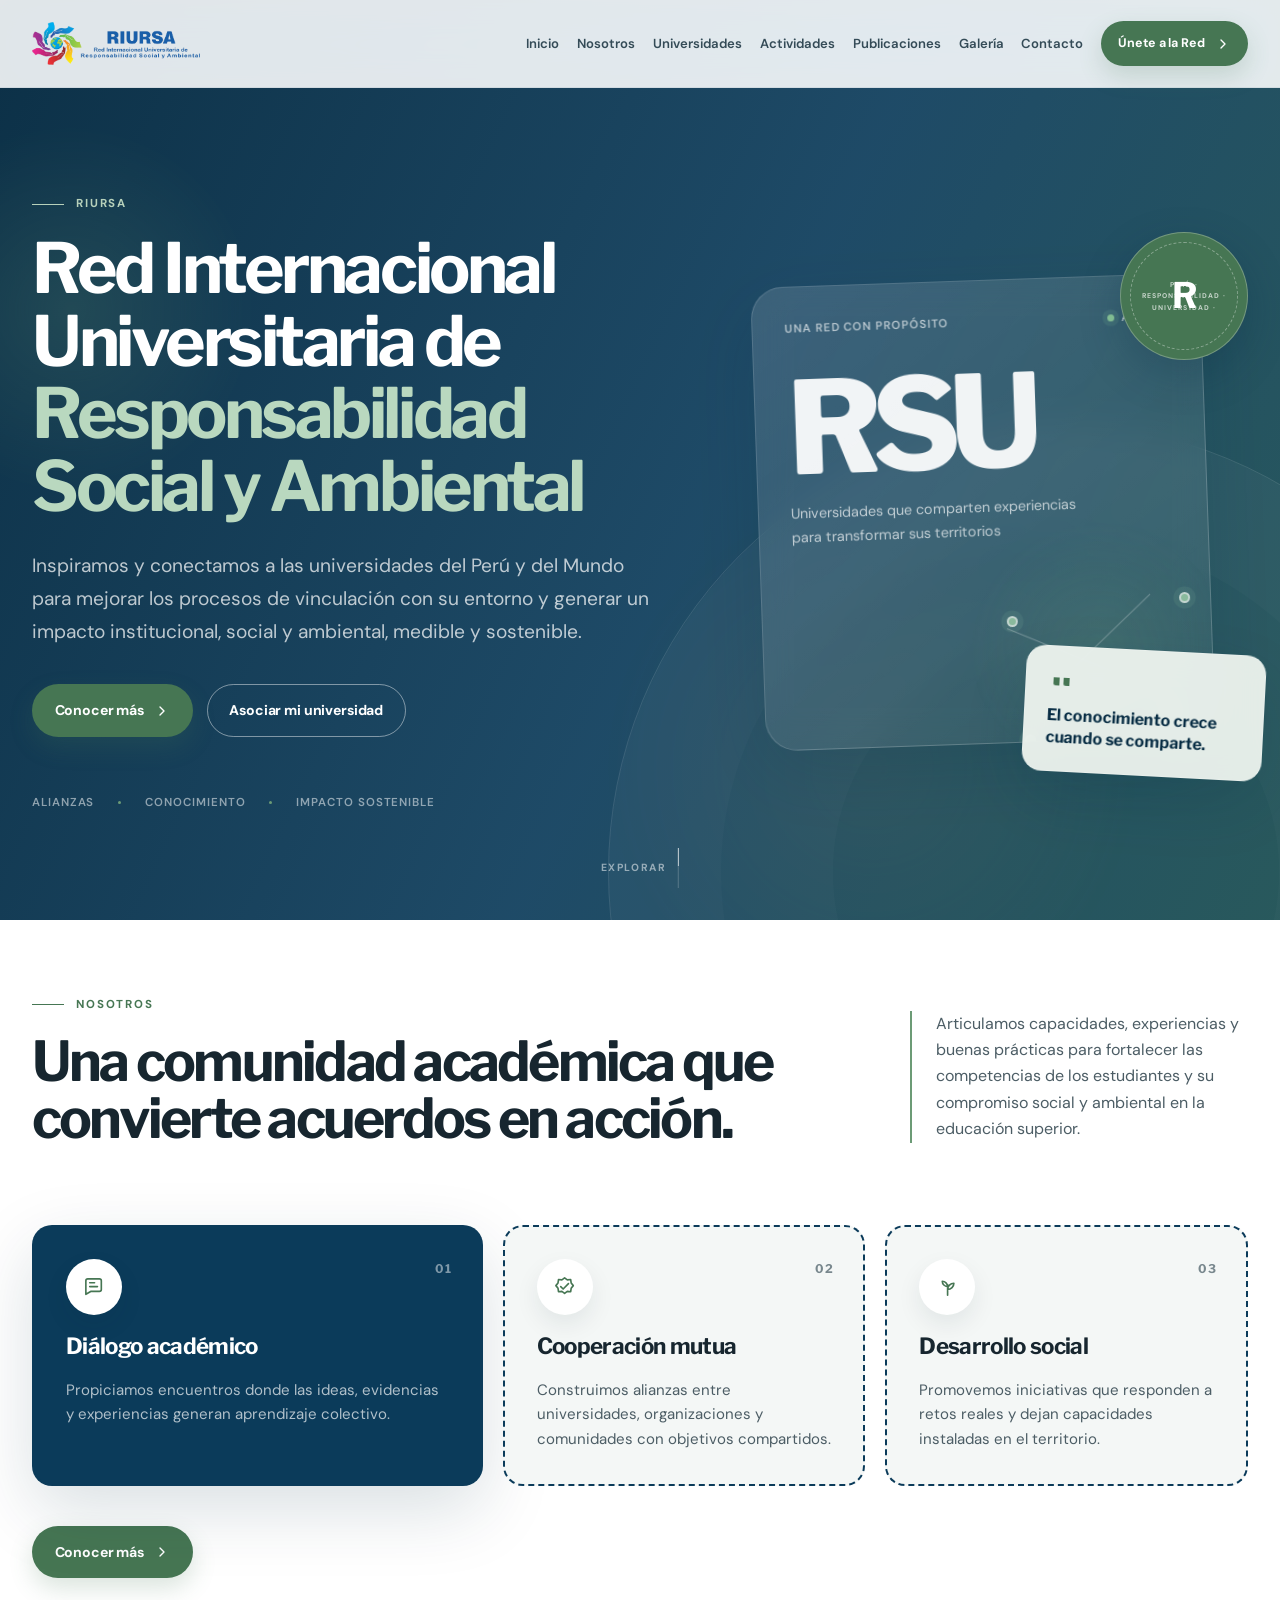
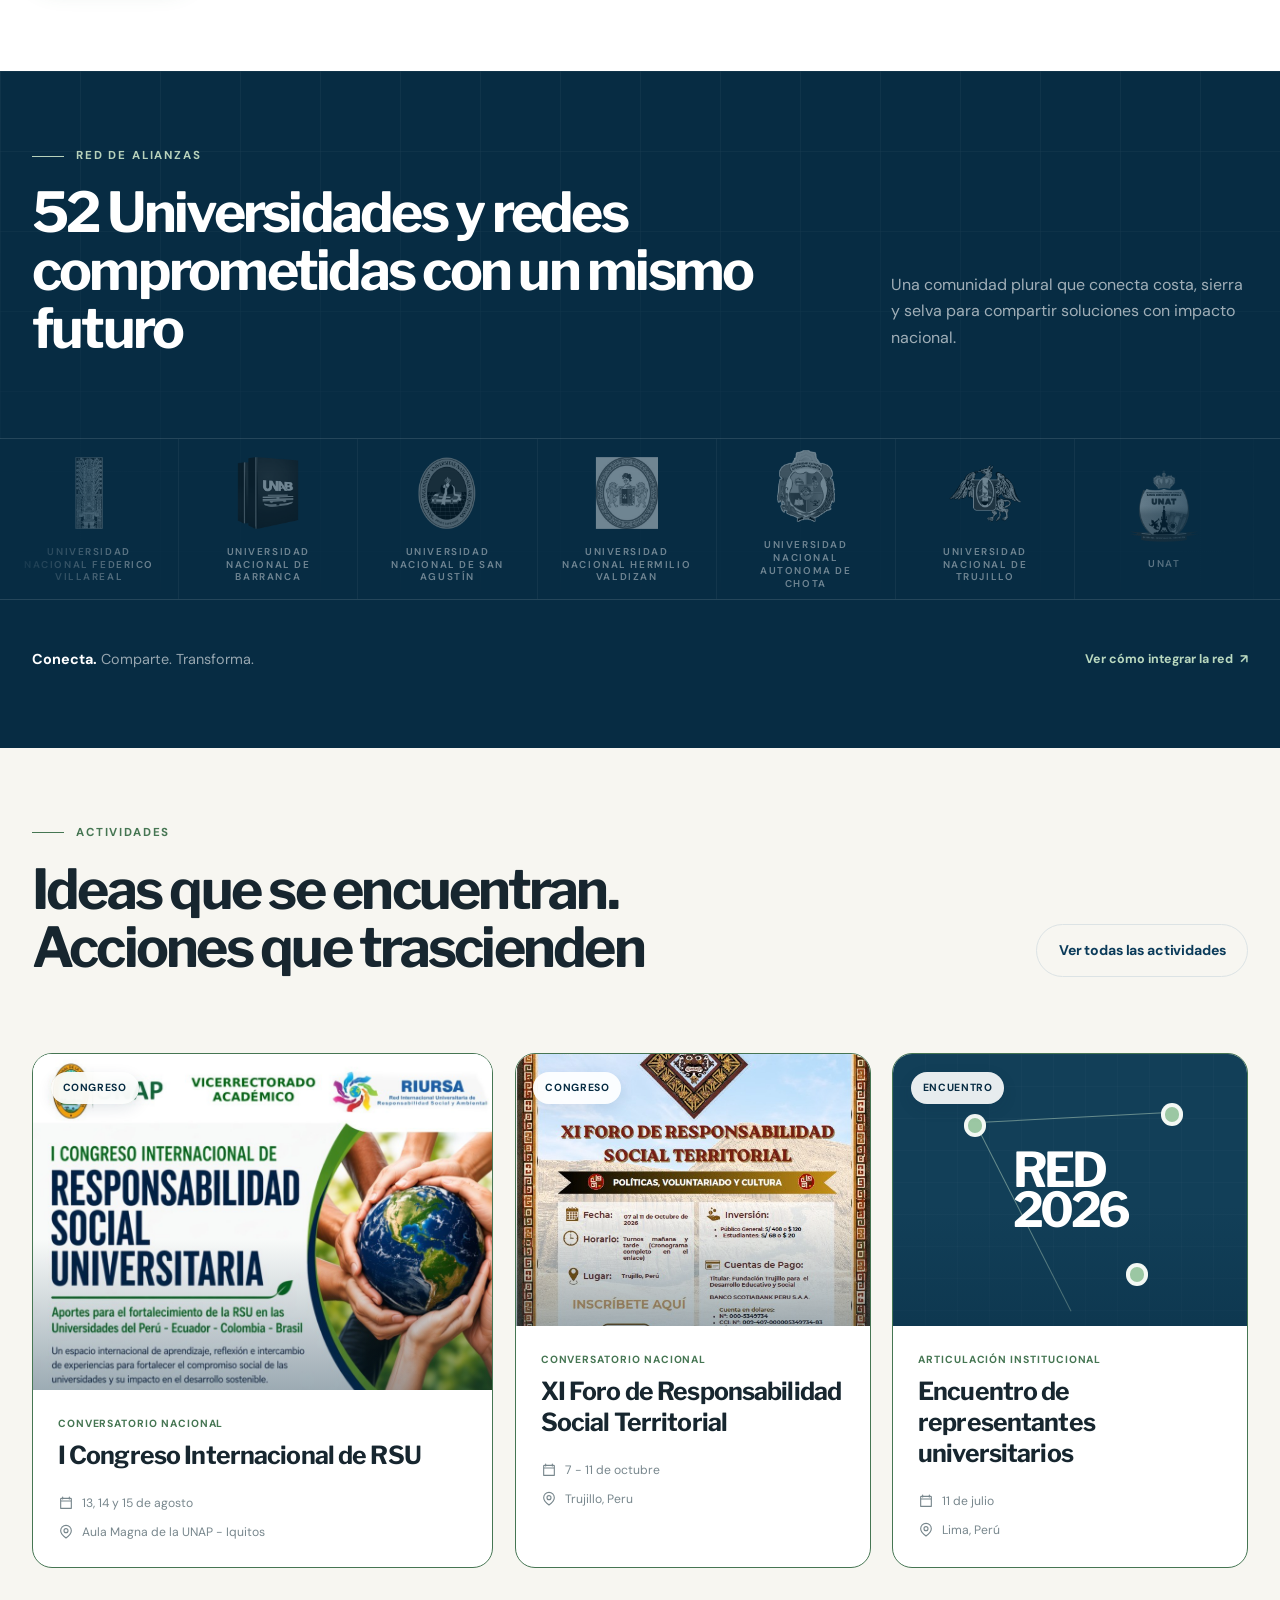
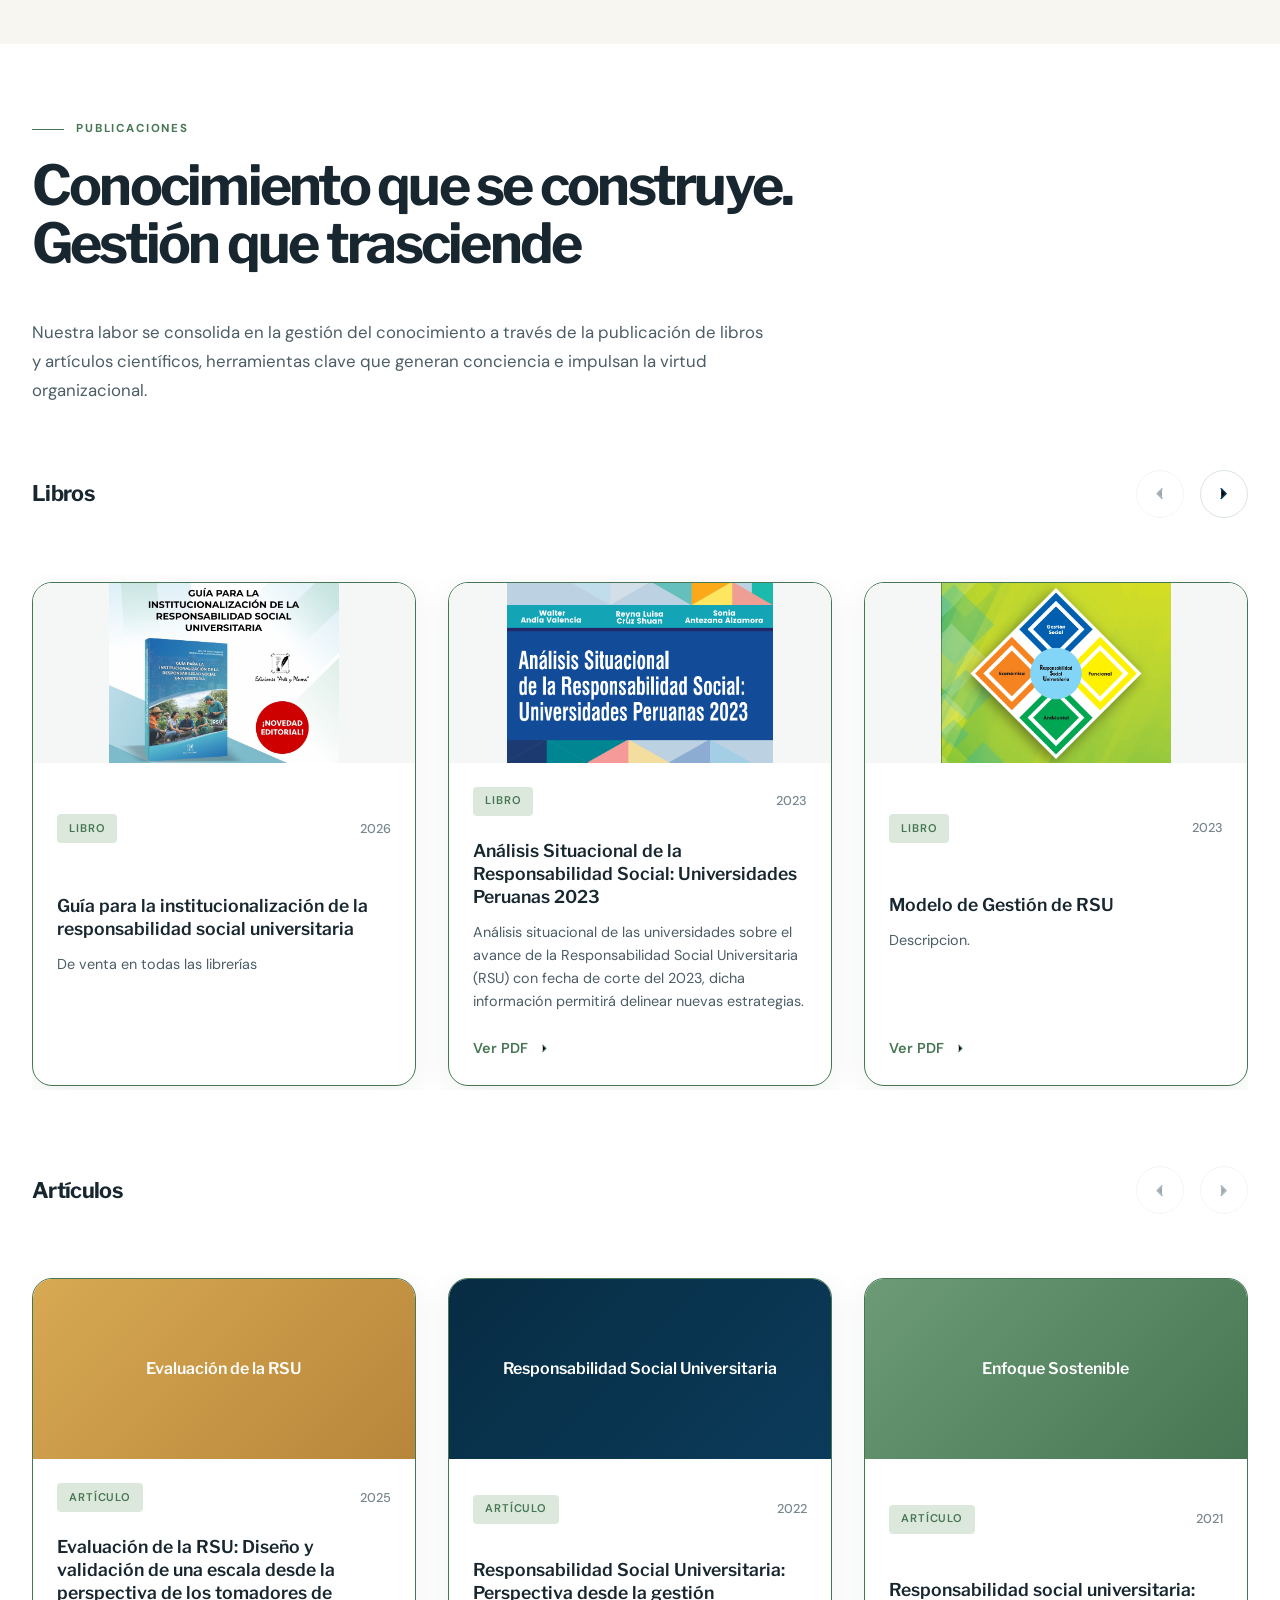
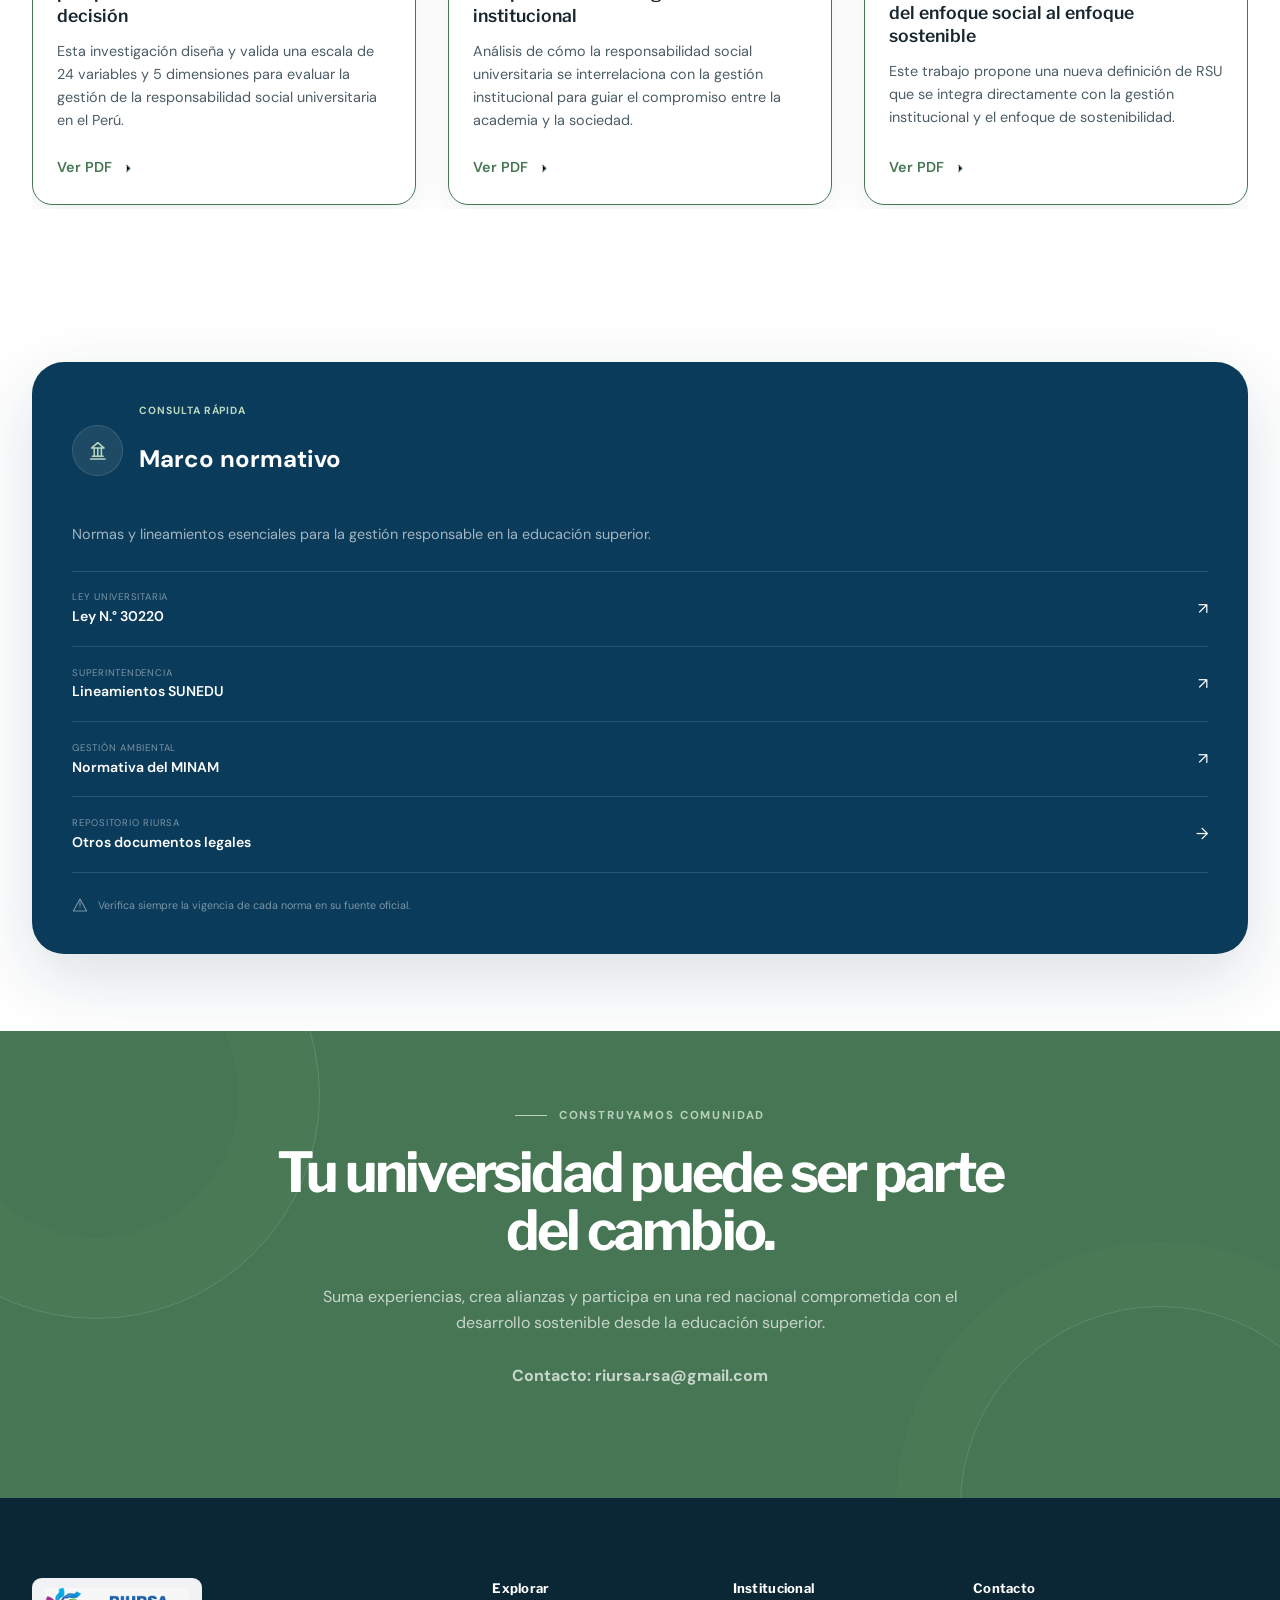
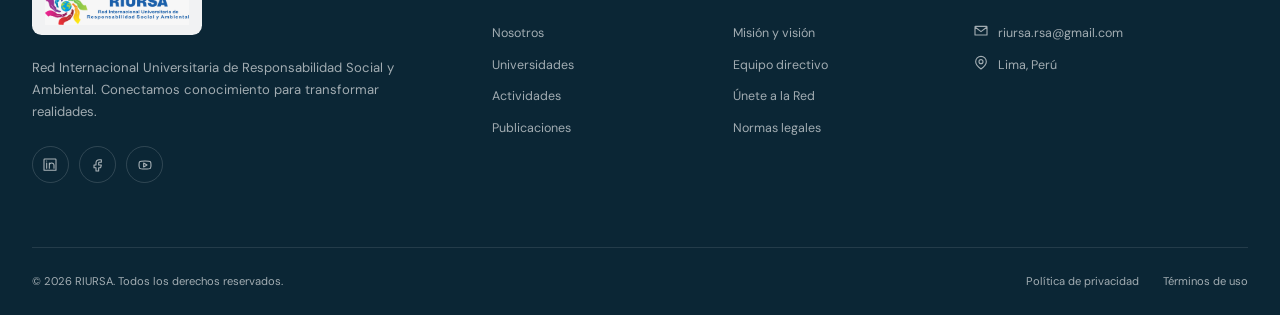
<file: index.html>
<!doctype html>
<html lang="es">
  <head>
    <meta charset="UTF-8" />
    <meta name="viewport" content="width=device-width, initial-scale=1.0" />
    <meta
      name="description"
      content="RIURSA conecta a universidades del Perú para impulsar la responsabilidad social universitaria, la cooperación académica y el desarrollo sostenible."
    />
    <meta name="theme-color" content="#0b3b5a" />
    <title>RIURSA | Responsabilidad Social Universitaria</title>
    <link rel="icon" type="image/png" href="assets/images/Logo_Riursa3.png">
    <link rel="preconnect" href="https://fonts.googleapis.com" />
    <link rel="preconnect" href="https://fonts.gstatic.com" crossorigin />
    <link
      href="https://fonts.googleapis.com/css2?family=DM+Sans:wght@400;500;600;700&family=Libre+Franklin:wght@600;700;800&display=swap"
      rel="stylesheet"
    />
    <link rel="stylesheet" href="styles.css" />
    <script src="script.js" defer></script>
  </head>
  <body>
    <a class="skip-link" href="#contenido">Ir al contenido principal</a>

    <header class="site-header" id="inicio">
      <div class="nav-shell container">
        <a class="brand" href="#inicio" aria-label="RIURSA, página de inicio">
          <img src="assets/images/Logo_Riursa2.png" alt="RIURSA" width="190" height="65" />
        </a>

        <button
          class="nav-toggle"
          type="button"
          aria-expanded="false"
          aria-controls="main-navigation"
          aria-label="Abrir menú de navegación"
        >
          <span></span>
          <span></span>
          <span></span>
        </button>

        <nav class="main-nav" id="main-navigation" aria-label="Navegación principal">
          <a class="nav-link is-active" href="#inicio">Inicio</a>
          <a class="nav-link" href="#nosotros">Nosotros</a>
          <a class="nav-link" href="#universidades">Universidades</a>
          <a class="nav-link" href="#actividades">Actividades</a>
          <a class="nav-link" href="#publicaciones" data-page="publicaciones">Publicaciones</a>
          <a class="nav-link" href="galeria.html" aria-current="page">Galería</a>
          <a class="nav-link" href="#contacto">Contacto</a>
          <a class="button button--small button--primary nav-cta" href="#unete">
            Únete a la Red
            <svg aria-hidden="true" viewBox="0 0 24 24">
              <path d="m9 18 6-6-6-6" />
            </svg>
          </a>
        </nav>
      </div>
    </header>

    <main id="contenido">
      <section class="hero" aria-labelledby="hero-title">
        <div class="hero__glow hero__glow--one" aria-hidden="true"></div>
        <div class="hero__glow hero__glow--two" aria-hidden="true"></div>
        <div class="hero__grid container">
          <div class="hero__content reveal">
            <p class="eyebrow eyebrow--light">
              <span></span>
              RIURSA
            </p>
            <h1 id="hero-title">
              Red Internacional Universitaria de
              <em>Responsabilidad Social y Ambiental</em>
            </h1>
            <p class="hero__lead">
              Inspiramos y conectamos a las universidades del Perú y del Mundo para mejorar los procesos de vinculación
              con su entorno y generar un impacto institucional, social y ambiental, medible y sostenible.
            </p>
            <div class="hero__actions">
              <a class="button button--primary" href="#nosotros">
                Conocer más
                <svg aria-hidden="true" viewBox="0 0 24 24">
                  <path d="m9 18 6-6-6-6" />
                </svg>
              </a>
              <a class="button button--ghost" href="#unete">Asociar mi universidad</a>
            </div>
            <div class="hero__trust" aria-label="Principales áreas de impacto">
              <span>Alianzas</span>
              <span>Conocimiento</span>
              <span>Impacto sostenible</span>
            </div>
          </div>

          <div class="hero__visual reveal reveal--delay" aria-label="Resumen de la red RIURSA">
            <div class="impact-card impact-card--main">
              <div class="impact-card__topline">
                <span>Una red con propósito</span>
                <span class="status-dot">Activa</span>
              </div>
              <div class="impact-card__number">RSU</div>
              <p>Universidades que comparten experiencias para transformar sus territorios</p>
              <div class="impact-map" aria-hidden="true">
                <span class="map-line map-line--one"></span>
                <span class="map-line map-line--two"></span>
                <i class="map-point map-point--one"></i>
                <i class="map-point map-point--two"></i>
                <i class="map-point map-point--three"></i>
                <i class="map-point map-point--four"></i>
                <i class="map-point map-point--five"></i>
              </div>
            </div>
            <div class="impact-card impact-card--quote">
              <svg aria-hidden="true" viewBox="0 0 24 24">
                <path d="M7 17h4V9H5v6c0 1.1.9 2 2 2Zm10 0h4V9h-6v6c0 1.1.9 2 2 2Z" />
              </svg>
              <p>El conocimiento crece cuando se comparte.</p>
            </div>
            <div class="hero__seal" aria-hidden="true">
              <span>PERÚ · RESPONSABILIDAD · UNIVERSIDAD ·</span>
              <strong>R</strong>
            </div>
          </div>
        </div>
        <a class="scroll-cue" href="#nosotros" aria-label="Desplazarse a la siguiente sección">
          <span>Explorar</span>
          <i></i>
        </a>
      </section>

      <section class="about section" id="nosotros" aria-labelledby="about-title">
        <div class="container">
          <div class="section-heading section-heading--split reveal">
            <div>
              <p class="eyebrow"><span></span>Nosotros</p>
              <h2 id="about-title">Una comunidad académica que convierte acuerdos en acción.</h2>
            </div>
            <p>
              Articulamos capacidades, experiencias y buenas prácticas para fortalecer 
              las competencias de los estudiantes y su compromiso social y ambiental en 
              la educación superior.            
            </p>
          </div>

          <div class="pillars-grid">
            <article class="pillar-card pillar-card--featured reveal">
              <div class="pillar-card__number">01</div>
              <div class="icon-box">
                <svg aria-hidden="true" viewBox="0 0 24 24">
                  <path d="M8 12h8M8 8h5m-9 9.5V6a2 2 0 0 1 2-2h12a2 2 0 0 1 2 2v9a2 2 0 0 1-2 2H9l-5 3v-2.5Z" />
                </svg>
              </div>
              <h3>Diálogo académico</h3>
              <p>Propiciamos encuentros donde las ideas, evidencias y experiencias generan aprendizaje colectivo.</p>
            </article>

            <article class="pillar-card reveal reveal--delay">
              <div class="pillar-card__number">02</div>
              <div class="icon-box">
                <svg aria-hidden="true" viewBox="0 0 24 24">
                  <path d="m8 12 2.5 2.5L16 9m-4-6 2.8 2.1 3.5-.4.5 3.5L21 11l-2.2 2.8-.5 3.5-3.5-.4L12 19l-2.8-2.1-3.5.4-.5-3.5L3 11l2.2-2.8.5-3.5 3.5.4L12 3Z" />
                </svg>
              </div>
              <h3>Cooperación mutua</h3>
              <p>Construimos alianzas entre universidades, organizaciones y comunidades con objetivos compartidos.</p>
            </article>

            <article class="pillar-card reveal reveal--delay-2">
              <div class="pillar-card__number">03</div>
              <div class="icon-box">
                <svg aria-hidden="true" viewBox="0 0 24 24">
                  <path d="M12 21V10m0 2C9 12 6.5 9.5 6.5 6.5 9.5 6.5 12 9 12 12Zm0 3c3.6 0 6.5-2.9 6.5-6.5-3.6 0-6.5 2.9-6.5 6.5Z" />
                </svg>
              </div>
              <h3>Desarrollo social</h3>
              <p>Promovemos iniciativas que responden a retos reales y dejan capacidades instaladas en el territorio.</p>
            </article>
          </div>

          <p style="margin-top: 2.5rem;">
            
            <a class="button button--primary" href="nosotros.html">
                Conocer más
                <svg aria-hidden="true" viewBox="0 0 24 24">
                  <path d="m9 18 6-6-6-6" />
                </svg>
            </a>
          </p>
        </div>
      </section>

      <section class="network section" id="universidades" aria-labelledby="network-title">
        <div class="container network__intro reveal">
          <div>
            <p class="eyebrow eyebrow--light"><span></span>Red de alianzas</p>
            <h2 id="network-title">52 Universidades y redes comprometidas con un mismo futuro</h2>
          </div>
          <p>
            Una comunidad plural que conecta costa, sierra y selva para compartir soluciones con
            impacto nacional.
          </p>
        </div>

        <div class="logo-ticker" aria-label="Universidades adheridas a RIURSA">
          <div class="logo-track">
            <div class="university-logo" role="img" aria-label="Universidad Nacional de San Agustín">
              <img src="assets/images/universidades/01_UNFV_Universidad_Nacional_Federico_Villarreal.png" alt="" loading="lazy">
              <small>Universidad Nacional Federico Villareal</small>
            </div>
            <div class="university-logo" role="img" aria-label="Universidad Nacional Mayor de San Marcos">
              <img src="assets/images/universidades/02_UNAB_Universidad_Nacional_de_Barranca.png" alt="" loading="lazy">
              <small>Universidad Nacional de Barranca</small>
            </div>
            <div class="university-logo" role="img" aria-label="Universidad Nacional de San Agustín">
              <img src="assets/images/universidades/03_UNSA_Universidad_Nacional_de_San_Agustin.png" alt="" loading="lazy">
              <small>Universidad Nacional de San Agustín</small>
            </div>
            <div class="university-logo" role="img" aria-label="Universidad Nacional Hermilio Valdizan">
              <img src="assets/images/universidades/04_UNHEVAL_Universidad_Nacional_Hermilio_Valdizan.png" alt="" loading="lazy">
              <small>Universidad Nacional Hermilio Valdizan</small>
            </div>
            <div class="university-logo" role="img" aria-label="Universidad Nacional Autonoma de Chota">
              <img src="assets/images/universidades/05_UNACH_Universidad_Nacional_Autonoma_de_Chota.png" alt="" loading="lazy">
              <small>Universidad Nacional Autonoma de Chota</small>
            </div>
            <div class="university-logo" role="img" aria-label="Universidad Nacional de Trujillo">
              <img src="assets/images/universidades/06_UNT_Universidad_Nacional_de_Trujillo.png" alt="" loading="lazy">
              <small>Universidad Nacional de Trujillo</small>
            </div>
            <div class="university-logo" role="img" aria-label="Universidad Nacional Autonoma de Tayacaja Daniel Hernandez">
              <img src="assets/images/universidades/07_UNAT_Universidad_Nacional_Autonoma_de_Tayacaja_Daniel_Hernandez_Morillo.png" alt="" loading="lazy">
              <small>UNAT</small>
            </div>
            <div class="university-logo" role="img" aria-label="Universidad_Nacional_Agraria_de_la_Selva">
              <img src="assets/images/universidades/08_UNAS_Universidad_Nacional_Agraria_de_la_Selva.png" alt="" loading="lazy">
              <small>Universidad Nacional Agraria de la Selva</small>
            </div>
            <div class="university-logo" role="img" aria-label="Universidad_Catolica_de_Santa_Maria">
              <img src="assets/images/universidades/09_UCSM_Universidad_Catolica_de_Santa_Maria.png" alt="" loading="lazy">
              <small>Universidad Catolica de Santa Maria</small>
            </div>
            <div class="university-logo" role="img" aria-label="Universidad_Nacional_Amazonica_de_Madre_de_Dios">
              <img src="assets/images/universidades/10_UNAMAD_Universidad_Nacional_Amazonica_de_Madre_de_Dios.png" alt="" loading="lazy">
              <small>UNAMAD</small>
            </div>
            <div class="university-logo" role="img" aria-label="Universidad_Nacional_Intercultural_de_Quillabamba">
              <img src="assets/images/universidades/11_UNIQ_Universidad_Nacional_Intercultural_de_Quillabamba.png" alt="" loading="lazy">
              <small>Universidad Nacional Intercultural de Quillabamba</small>
            </div>
            <div class="university-logo" role="img" aria-label="Universidad_Nacional_de_Ucayali">
              <img src="assets/images/universidades/12_UNU_Universidad_Nacional_de_Ucayali.png" alt="" loading="lazy">
              <small>Universidad Nacional de Ucayali</small>
            </div>
            <div class="university-logo" role="img" aria-label="Universidad_Nacional_de_Moquegua">
              <img src="assets/images/universidades/13_UNAM_Universidad_Nacional_de_Moquegua.png" alt="" loading="lazy">
              <small>Universidad Nacional de Moquegua</small>
            </div>
            <div class="university-logo" role="img" aria-label="Universidad_Privada_de_Tacna">
              <img src="assets/images/universidades/14_UPT_Universidad_Privada_de_Tacna.png" alt="" loading="lazy">
              <small>Universidad Privada de Tacna</small>
            </div>
            <div class="university-logo" role="img" aria-label="Universidad_Nacional_Tecnologica_de_Lima_Sur">
              <img src="assets/images/universidades/15_UNTELS_Universidad_Nacional_Tecnologica_de_Lima_Sur.png" alt="" loading="lazy">
              <small>Universidad Nacional Tecnologica de Lima Sur</small>
            </div>
            <div class="university-logo" role="img" aria-label="Universidad_Nacional_Autonoma_Altoandina_de_Tarma">
              <img src="assets/images/universidades/16_UNAAT_Universidad_Nacional_Autonoma_Altoandina_de_Tarma.png" alt="" loading="lazy">
              <small>Universidad Nacional Autonoma Altoandina de Tarma</small>
            </div>
            <div class="university-logo" role="img" aria-label="Universidad_Nacional_de_la_Amazonia_Peruana">
              <img src="assets/images/universidades/17_UNAP_Universidad_Nacional_de_la_Amazonia_Peruana.png" alt="" loading="lazy">
              <small>Universidad Nacional de la Amazonia Peruana</small>
            </div>
            <div class="university-logo" role="img" aria-label="Universidad_Nacional_de_Tumbes">
              <img src="assets/images/universidades/18_UNTUMBES_Universidad_Nacional_de_Tumbes.png" alt="" loading="lazy">
              <small>Universidad Nacional de Tumbes</small>
            </div>
            <div class="university-logo" role="img" aria-label="Universidad_Nacional_de_San_Martin">
              <img src="assets/images/universidades/19_UNSM_Universidad_Nacional_de_San_Martin.png" alt="" loading="lazy">
              <small>Universidad Nacional de San Martin</small>
            </div>
            <div class="university-logo" role="img" aria-label="Universidad_Nacional_Daniel_Alcides_Carrion">
              <img src="assets/images/universidades/20_UNDAC_Universidad_Nacional_Daniel_Alcides_Carrion.png" alt="" loading="lazy">
              <small>Universidad Nacional Daniel Alcides Carrion</small>
            </div>
            <div class="university-logo" role="img" aria-label="Universidad_de_Huanuco">
              <img src="assets/images/universidades/21_UDH_Universidad_de_Huanuco.png" alt="" loading="lazy">
              <small>Universidad de Huanuco</small>
            </div>
            <div class="university-logo" role="img" aria-label="Universidad_Nacional_del_Altiplano">
              <img src="assets/images/universidades/22_UNA_PUNO_Universidad_Nacional_del_Altiplano.png" alt="" loading="lazy">
              <small>Universidad Nacional del Altiplano</small>
            </div>
            <div class="university-logo" role="img" aria-label="Universidad_Nacional_de_Cajamarca">
              <img src="assets/images/universidades/23_UNC_Universidad_Nacional_de_Cajamarca.png" alt="" loading="lazy">
              <small>Universidad Nacional de Cajamarca</small>
            </div>
            <div class="university-logo" role="img" aria-label="Universidad_Nacional_de_San_Cristobal_de_Huamanga">
              <img src="assets/images/universidades/24_UNSCH_Universidad_Nacional_de_San_Cristobal_de_Huamanga.png" alt="" loading="lazy">
              <small>UNSCH</small>
            </div>
            <div class="university-logo" role="img" aria-label="Universidad_Nacional_Jose_Maria_Arguedas">
              <img src="assets/images/universidades/25_UNAJMA_Universidad_Nacional_Jose_Maria_Arguedas.png" alt="" loading="lazy">
              <small>Universidad Nacional Jose Maria Arguedas</small>
            </div>
            <div class="university-logo" role="img" aria-label="Universidad_Nacional_Santiago_Antunez_de_Mayolo">
              <img src="assets/images/universidades/26_UNASAM_Universidad_Nacional_Santiago_Antunez_de_Mayolo.png" alt="" loading="lazy">
              <small>UNASAM</small>
            </div>
            <div class="university-logo" role="img" aria-label="Universidad_Nacional_de_Arte_Diego_Quispe_Tito_del_Cusco">
              <img src="assets/images/universidades/27_UNADQTC_Universidad_Nacional_de_Arte_Diego_Quispe_Tito_del_Cusco.png" alt="" loading="lazy">
              <small>UNADQTC</small>
            </div>
            <div class="university-logo" role="img" aria-label="Universidad_Nacional_Intercultural_de_la_Amazonia">
              <img src="assets/images/universidades/28_UNIA_Universidad_Nacional_Intercultural_de_la_Amazonia.png" alt="" loading="lazy">
              <small>Universidad Nacional Intercultural de la Amazonia</small>
            </div>
            <div class="university-logo" role="img" aria-label="Universidad_Tecnologica_de_los_Andes">
              <img src="assets/images/universidades/29_UTEA_Universidad_Tecnologica_de_los_Andes.png" alt="" loading="lazy">
              <small>Universidad Tecnologica de los Andes</small>
            </div>
            <div class="university-logo" role="img" aria-label="Universidad_Nacional_de_Canete">
              <img src="assets/images/universidades/31_UNDC_Universidad_Nacional_de_Canete.png" alt="" loading="lazy">
              <small>Universidad Nacional de Canetee</small>
            </div>
            <div class="university-logo" role="img" aria-label="Universidad_Nacional_Ciro_Alegria">
              <img src="assets/images/universidades/32_UNCA_Universidad_Nacional_Ciro_Alegria.png" alt="" loading="lazy">
              <small>Universidad Nacional Ciro Alegria</small>
            </div>
            <div class="university-logo" role="img" aria-label="Universidad_Nacional_de_Jaen">
              <img src="assets/images/universidades/33_UNI_Universidad_Nacional_de_Ingenieria.png" alt="" loading="lazy">
              <small>Universidad Nacional de Jaen</small>
            </div>
            <div class="university-logo" role="img" aria-label="Universidad_Nacional_Micaela_Bastidas_de_Apurimac">
              <img src="assets/images/universidades/34_UNAMBA_Universidad_Nacional_Micaela_Bastidas_de_Apurimac.png" alt="" loading="lazy">
              <small>Universidad Nacional Micaela Bastidas</small>
            </div>
            <div class="university-logo" role="img" aria-label="Universidad_Nacional_Jose_Faustino_Sanchez_Carrion">
              <img src="assets/images/universidades/35_UNJFSC_Universidad_Nacional_Jose_Faustino_Sanchez_Carrion.png" alt="" loading="lazy">
              <small>Universidad Nacional Sanchez Carrion</small>
            </div>
            <div class="university-logo" role="img" aria-label="Universidad_Nacional_San_Luis_Gonzaga">
              <img src="assets/images/universidades/36_UNICA_Universidad_Nacional_San_Luis_Gonzaga.png" alt="" loading="lazy">
              <small>Universidad Nacional San Luis Gonzaga</small>
            </div>
            <div class="university-logo" role="img" aria-label="Universidad_Autonoma_del_Peru">
              <img src="assets/images/universidades/37_Universidad_Autonoma_del_Peru.png" alt="" loading="lazy">
              <small>Universidad Autonoma del Peru</small>
            </div>
            <div class="university-logo" role="img" aria-label="Universidad_Nacional_de_Arte_Diego_Quispe_Tito_del_Cusco">
              <img src="aassets/images/universidades/01_UNADQT_Universidad_Nacional_de_Arte_Diego_Quispe_Tito_del_Cusco.png" alt="" loading="lazy">
              <small>UNADQT</small>
            </div>
            <div class="university-logo" role="img" aria-label="Universidad_Nacional_Autonoma_de_Alto_Amazonas">
              <img src="assets/images/universidades/02_UNAAA_Universidad_Nacional_Autonoma_de_Alto_Amazonas.png" alt="" loading="lazy">
              <small>Universidad Nacional Autonoma de Alto Amazonas</small>
            </div>
            <div class="university-logo" role="img" aria-label="Universidad_Nacional_Autonoma_de_Huanta">
              <img src="assets/images/universidades/03_UNAH_Universidad_Nacional_Autonoma_de_Huanta.png" alt="" loading="lazy">
              <small>Universidad Nacional Autonoma de Huanta</small>
            </div>
            <div class="university-logo" role="img" aria-label="Universidad_Nacional_de_Huancavelica">
              <img src="assets/images/universidades/04_UNH_Universidad_Nacional_de_Huancavelica.png" alt="" loading="lazy">
              <small>Universidad Nacional de Huancavelica</small>
            </div>
            <div class="university-logo" role="img" aria-label="Universidad_Nacional_del_Centro_del_Peru">
              <img src="assets/images/universidades/05_UNCP_Universidad_Nacional_del_Centro_del_Peru.png" alt="" loading="lazy">
              <small>Universidad Nacional del Centro del Peru</small>
            </div>
            <div class="university-logo" role="img" aria-label="Universidad_Catolica_Boliviana_San_Pablo">
              <img src="assets/images/universidades/06_UCB_Universidad_Catolica_Boliviana_San_Pablo.png" alt="" loading="lazy">
              <small>Universidad Catolica Boliviana San Pablo</small>
            </div>
            <div class="university-logo" role="img" aria-label="Universidad_Nacional_de_Educacion_Enrique_Guzman_y_Valle">
              <img src="assets/images/universidades/07_UNE_Universidad_Nacional_de_Educacion_Enrique_Guzman_y_Valle.png" alt="" loading="lazy">
              <small>UNE</small>
            </div>
            <div class="university-logo" role="img" aria-label="Universidad_Nacional_Autonoma_Altoandina_de_Tarma">
              <img src="assets/images/universidades/08_UNAAT_Universidad_Nacional_Autonoma_Altoandina_de_Tarma.png" alt="" loading="lazy">
              <small>Universidad Nacional Autonoma Altoandina de Tarma</small>
            </div>
            <div class="university-logo" role="img" aria-label="Universidad_Nacional_Autonoma_Altoandina_de_Tarma">
              <img src="assets/images/universidades/08_UNAAT_Universidad_Nacional_Autonoma_Altoandina_de_Tarma.png" alt="" loading="lazy">
              <small>Universidad Nacional Autonoma Altoandina de Tarma</small>
            </div>
            <div class="university-logo" role="img" aria-label="Universidad_Catolica_de_Santa_Maria">
              <img src="assets/images/universidades/09_UCSM_Universidad_Catolica_de_Santa_Maria.png" alt="" loading="lazy">
              <small>Universidad Catolica de Santa Maria</small>
            </div>
            <div class="university-logo" role="img" aria-label="Universidad_Francisco_Gavidia">
              <img src="assets/images/universidades/10_UFG_Universidad_Francisco_Gavidia.png" alt="" loading="lazy">
              <small>Universidad Francisco Gavidia</small>
            </div>             
                        
          </div>
        </div>

        <div class="network__footer container reveal">
          <p><strong>Conecta.</strong> Comparte. Transforma.</p>
          <a class="text-link text-link--light" href="#unete">Ver cómo integrar la red <span aria-hidden="true">↗</span></a>
        </div>
      </section>

      
      <!-- Seccion de ACTIVIDADES -->
      
      <section class="activities section" id="actividades" aria-labelledby="activities-title">
        <div class="container">
          <div class="section-heading section-heading--action reveal">
            <div>
              <p class="eyebrow"><span></span>Actividades</p>
              <h2 id="activities-title">Ideas que se encuentran.<br />Acciones que trascienden</h2>
            </div>
            <a class="button button--outline" href="#actividades-lista">Ver todas las actividades</a>
          </div>

          <div class="activities-grid" id="actividades-lista">
            <article class="activity-card activity-card--featured reveal">
              <a class="activity-card__media" href="#contacto" aria-label="Ver detalles de Capacitación RSU Arequipa">
                <img
                  src="assets/images/Actividad_RSU_Congreso.jpeg"
                  alt="Participantes de RSU Congreso"
                  width="1200"
                  height="900"
                />
                <span class="activity-card__tag">Congreso</span>
              </a>
              <div class="activity-card__body">
                <p class="activity-card__edition">Conversatorio nacional</p>
                <h3>I Congreso Internacional de RSU</h3>
                <div class="activity-card__meta">
                  <span>
                    <svg aria-hidden="true" viewBox="0 0 24 24"><path d="M7 3v3m10-3v3M4 9h16M5 5h14a1 1 0 0 1 1 1v14H4V6a1 1 0 0 1 1-1Z" /></svg>
                    13, 14 y 15 de agosto
                  </span>
                  <span>
                    <svg aria-hidden="true" viewBox="0 0 24 24"><path d="M20 10c0 5-8 11-8 11S4 15 4 10a8 8 0 1 1 16 0Zm-8 3a3 3 0 1 0 0-6 3 3 0 0 0 0 6Z" /></svg>
                    Aula Magna de la UNAP - Iquitos
                  </span>
                </div>
              </div>
            </article>

            
            <article class="activity-card reveal reveal--delay">
              <a class="activity-card__media" href="#contacto" aria-label="Ver detalles de Capacitación RSU Arequipa">
                <img
                  src="assets/images/Actividad_RST.jpeg"
                  alt="Actividad RST"
                  width="1200"
                  height="900"
                />
                <span class="activity-card__tag">Congreso</span>
              </a>
              <div class="activity-card__body">
                <p class="activity-card__edition">Conversatorio nacional</p>
                <h3>XI Foro de Responsabilidad Social Territorial</h3>
                <div class="activity-card__meta">
                  <span>
                    <svg aria-hidden="true" viewBox="0 0 24 24"><path d="M7 3v3m10-3v3M4 9h16M5 5h14a1 1 0 0 1 1 1v14H4V6a1 1 0 0 1 1-1Z" /></svg>
                    7 - 11 de octubre
                  </span>
                  <span>
                    <svg aria-hidden="true" viewBox="0 0 24 24"><path d="M20 10c0 5-8 11-8 11S4 15 4 10a8 8 0 1 1 16 0Zm-8 3a3 3 0 1 0 0-6 3 3 0 0 0 0 6Z" /></svg>
                    Trujillo, Peru
                  </span>
                </div>
              </div>
            </article>

            
            <article class="activity-card reveal reveal--delay-2">
              <a class="activity-card__media activity-card__media--meeting" href="#contacto" aria-label="Ver detalles del Encuentro de representantes universitarios">
                <div class="cover-graphic cover-graphic--meeting" aria-hidden="true">
                  <span class="meeting-dot meeting-dot--one"></span>
                  <span class="meeting-dot meeting-dot--two"></span>
                  <span class="meeting-dot meeting-dot--three"></span>
                  <span class="meeting-line meeting-line--one"></span>
                  <span class="meeting-line meeting-line--two"></span>
                  <strong>RED<br />2026</strong>
                </div>
                <span class="activity-card__tag">Encuentro</span>
              </a>
              <div class="activity-card__body">
                <p class="activity-card__edition">Articulación institucional</p>
                <h3>Encuentro de representantes universitarios</h3>
                <div class="activity-card__meta">
                  <span>
                    <svg aria-hidden="true" viewBox="0 0 24 24"><path d="M7 3v3m10-3v3M4 9h16M5 5h14a1 1 0 0 1 1 1v14H4V6a1 1 0 0 1 1-1Z" /></svg>
                    11 de julio
                  </span>
                  <span>
                    <svg aria-hidden="true" viewBox="0 0 24 24"><path d="M20 10c0 5-8 11-8 11S4 15 4 10a8 8 0 1 1 16 0Zm-8 3a3 3 0 1 0 0-6 3 3 0 0 0 0 6Z" /></svg>
                    Lima, Perú
                  </span>
                </div>
                <!-- <a class="card-link" href="#contacto">Ver detalles <span aria-hidden="true">→</span></a> -->
              </div>
            </article>
          </div>
        </div>
      </section>

      <!-- SECCION DE PUBLICACIONES -->
      
      <section class="publications-page section" id="publicaciones" aria-labelledby="pub-title">
        <div class="container">
          <div class="section-heading section-heading--action reveal">
            <div>
              <p class="eyebrow"><span></span>Publicaciones</p>
              <h2 id="pub-title">Conocimiento que se construye.<br />Gestión que trasciende</h2>
            </div>
          </div>

          <p class="pub-subtitle">
                Nuestra labor se consolida en la gestión del conocimiento a través de la publicación de libros y artículos científicos, 
                herramientas clave que generan conciencia e impulsan la virtud organizacional.
          </p>  
            
          <div class="pub-content">
          <!-- Sección de Libros con Carrusel -->
          <section class="pub-section" aria-labelledby="books-title">
            <div class="resource-title-row">
              <h2 id="books-title" class="pub-section__title">Libros</h2>
              <div class="carousel-controls">
                <button class="carousel-btn carousel-btn--prev" aria-label="Libro anterior">
                  <svg aria-hidden="true" viewBox="0 0 24 24">
                    <path d="M15 18l-6-6 6-6" stroke="currentColor" stroke-width="2" stroke-linecap="round" stroke-linejoin="round"/>
                  </svg>
                </button>
                <button class="carousel-btn carousel-btn--next" aria-label="Siguiente libro">
                  <svg aria-hidden="true" viewBox="0 0 24 24">
                    <path d="M9 18l6-6-6-6" stroke="currentColor" stroke-width="2" stroke-linecap="round" stroke-linejoin="round"/>
                  </svg>
                </button>
              </div>
            </div>

            <div class="articles-carousel">
              <div class="articles-carousel__track" id="booksTrack" role="region" aria-label="Carrusel de libros" tabindex="0">

                <article class="article-card-carousel">
                  <div class="article-card-carousel__image">
                    <img src="assets/images/Libro_Guia_Institucionalizacion_RSU.jpeg" alt="Portada: Guía para la institucionalización de la responsabilidad social universitaria" loading="lazy" width="420" height="200" />
                  </div>
                  <div class="article-card-carousel__content">
                    <p class="article-card-carousel__meta">
                      <span class="article-category">Libro</span>
                      <span class="article-date">2026</span>
                    </p>
                    <h3>Guía para la institucionalización de la responsabilidad social universitaria</h3>
                    <p>
                      De venta en todas las librerías
                    </p>
                  </div>
                </article>

                <article class="article-card-carousel">
                  <div class="article-card-carousel__image">
                    <img src="assets/images/Img_Analisis_Situacional_RSU.png" alt="Portada: Análisis Situacional de la Responsabilidad Social: Universidades Peruanas 2023" loading="lazy" width="420" height="180" />
                  </div>
                  <div class="article-card-carousel__content">
                    <p class="article-card-carousel__meta">
                      <span class="article-category">Libro</span>
                      <span class="article-date">2023</span>
                    </p>
                    <h3>Análisis Situacional de la Responsabilidad Social: Universidades Peruanas 2023</h3>
                    <p>
                      Análisis situacional de las universidades sobre el avance de la Responsabilidad Social Universitaria (RSU) con fecha de corte
                      del 2023, dicha información permitirá delinear nuevas estrategias.
                    </p>
                    <a href="assets/documentos/ANÁLISIS-SITUACIONAL-DE-LA-RESPONSABILIDAD-SOCIAL-FINAL.pdf" target="_blank" class="article-link">
                      Ver PDF
                      <svg aria-hidden="true" viewBox="0 0 24 24">
                        <path d="m9 18 6-6-6-6" stroke="currentColor" stroke-width="2" stroke-linecap="round" stroke-linejoin="round"/>
                      </svg>
                    </a>
                  </div>
                </article>

                <article class="article-card-carousel">
                  <div class="article-card-carousel__image">
                    <img src="assets/images/Img-Modelo-gestion-RSU.png" alt="Portada: Análisis Situacional de la Responsabilidad Social: Universidades Peruanas 2023" loading="lazy" width="420" height="180" />
                  </div>
                  <div class="article-card-carousel__content">
                    <p class="article-card-carousel__meta">
                      <span class="article-category">Libro</span>
                      <span class="article-date">2023</span>
                    </p>
                    <h3>Modelo de Gestión de RSU</h3>
                    <p>
                      Descripcion.
                    </p>
                    <a href="assets/documentos/Libro-Modelo-de-Gestión-de-RSU.pdf" target="_blank" class="article-link">
                      Ver PDF
                      <svg aria-hidden="true" viewBox="0 0 24 24">
                        <path d="m9 18 6-6-6-6" stroke="currentColor" stroke-width="2" stroke-linecap="round" stroke-linejoin="round"/>
                      </svg>
                    </a>
                  </div>
                </article>
                
                <article class="article-card-carousel">
                  <div class="article-card-carousel__image">
                    <img src="assets/images/Avances_propuestas_RSU.png" alt="Portada: Avances y propuestas de RSU: expresión de los involucrados" loading="lazy" width="420" height="180" />
                  </div>
                  <div class="article-card-carousel__content">
                    <p class="article-card-carousel__meta">
                      <span class="article-category">Revista</span>
                      <span class="article-date">2022</span>
                    </p>
                    <h3>Avances y propuestas de RSU: expresión de los involucrados</h3>
                    <p>
                      Se compilan los acuerdos consensuados de los eventos realizados de responsabilidad
                      social y ambiental durante los años del 2018 al 2021.
                    </p>
                    <a href="assets/documentos/Revista-Responsabilidad-y-Sostenibilidad-2022.pdf" target="_blank" class="article-link">
                      Ver PDF
                      <svg aria-hidden="true" viewBox="0 0 24 24">
                        <path d="m9 18 6-6-6-6" stroke="currentColor" stroke-width="2" stroke-linecap="round" stroke-linejoin="round"/>
                      </svg>
                    </a>
                  </div>
                </article>
                
                               
              </div>
            </div>
          </section>

          <!-- Sección de Artículos con Carrusel -->
          
          <section class="pub-section" aria-labelledby="articles-title">
            <div class="resource-title-row">
              <h2 id="articles-title" class="pub-section__title">Artículos</h2>
              <div class="carousel-controls">
                <button class="carousel-btn carousel-btn--prev" aria-label="Artículo anterior">
                  <svg aria-hidden="true" viewBox="0 0 24 24">
                    <path d="M15 18l-6-6 6-6" stroke="currentColor" stroke-width="2" stroke-linecap="round" stroke-linejoin="round"/>
                  </svg>
                </button>
                <button class="carousel-btn carousel-btn--next" aria-label="Siguiente artículo">
                  <svg aria-hidden="true" viewBox="0 0 24 24">
                    <path d="M9 18l6-6-6-6" stroke="currentColor" stroke-width="2" stroke-linecap="round" stroke-linejoin="round"/>
                  </svg>
                </button>
              </div>
            </div>
            
            <div class="articles-carousel">
              <div class="articles-carousel__track" id="articlesTrack" role="region" aria-label="Carrusel de artículos" tabindex="0">

                <article class="article-card-carousel">
                  <div class="article-card-carousel__image" style="background: linear-gradient(135deg, #d7a953 0%, #b8863a 100%);" aria-hidden="true">
                    <span>Evaluación de la RSU</span>
                  </div>
                  <div class="article-card-carousel__content">
                    <p class="article-card-carousel__meta">
                      <span class="article-category">Artículo</span>
                      <span class="article-date">2025</span>
                    </p>
                    <h3>Evaluación de la RSU: Diseño y validación de una escala desde la perspectiva de los tomadores de decisión</h3>
                    <p>
                      Esta investigación diseña y valida una escala de 24 variables y 5 dimensiones 
                      para evaluar la gestión de la responsabilidad social universitaria en el Perú.
                    </p>
                    <a href="https://www.scielo.cl/scielo.php?script=sci_arttext&pid=S0718-50062025000400097&lng=es&nrm=iso&tlng=es" target="_blank" class="article-link">
                      Ver PDF
                      <svg aria-hidden="true" viewBox="0 0 24 24">
                        <path d="m9 18 6-6-6-6" stroke="currentColor" stroke-width="2" stroke-linecap="round" stroke-linejoin="round"/>
                      </svg>
                    </a>
                  </div>
                </article>

                                 
                <article class="article-card-carousel">
                  <div class="article-card-carousel__image" style="background: linear-gradient(135deg, #072c43 0%, #0b3b5a 100%);" aria-hidden="true">
                    <span>Responsabilidad Social Universitaria</span>
                  </div>
                  <div class="article-card-carousel__content">
                    <p class="article-card-carousel__meta">
                      <span class="article-category">Artículo</span>
                      <span class="article-date">2022</span>
                    </p>
                    <h3>Responsabilidad Social Universitaria: Perspectiva desde la gestión institucional</h3>
                    <p>
                      Análisis de cómo la responsabilidad social universitaria se interrelaciona con la gestión 
                      institucional para guiar el compromiso entre la academia y la sociedad.
                    </p>
                    <a href="https://revistas.upel.edu.ve/index.php/investigacionypostgrado/article/view/1466" target="_blank" class="article-link">
                      Ver PDF
                      <svg aria-hidden="true" viewBox="0 0 24 24">
                        <path d="m9 18 6-6-6-6" stroke="currentColor" stroke-width="2" stroke-linecap="round" stroke-linejoin="round"/>
                      </svg>
                    </a>
                  </div>
                </article>

                <article class="article-card-carousel">
                  <div class="article-card-carousel__image" style="background: linear-gradient(135deg, #6c9b76 0%, #467653 100%);" aria-hidden="true">
                    <span>Enfoque Sostenible</span>
                  </div>
                  <div class="article-card-carousel__content">
                    <p class="article-card-carousel__meta">
                      <span class="article-category">Artículo</span>
                      <span class="article-date">2021</span>
                    </p>
                    <h3>Responsabilidad social universitaria: del enfoque social al enfoque sostenible</h3>
                    <p>
                      Este trabajo propone una nueva definición de RSU que se integra directamente con la gestión institucional y el enfoque de sostenibilidad.
                    </p>
                    <a href="https://revistas.uh.cu/rces/article/view/43" target="_blank" class="article-link">
                      Ver PDF
                      <svg aria-hidden="true" viewBox="0 0 24 24">
                        <path d="m9 18 6-6-6-6" stroke="currentColor" stroke-width="2" stroke-linecap="round" stroke-linejoin="round"/>
                      </svg>
                    </a>
                  </div>
                </article>                     
              
              </div>
            </div>
          </section>
        </div>
        </div>
      </section>

      <section class="resources section" id="normas" aria-labelledby="legal-title">
        <div class="container">
          <div class="legal-panel reveal">
            <div class="legal-panel__header">
              <span class="legal-panel__icon">
                <svg aria-hidden="true" viewBox="0 0 24 24"><path d="M4 21h16M6 18h12M8 18V9m4 9V9m4 9V9M5 9h14L12 3 5 9Z" /></svg>
              </span>
              <div>
                <p>Consulta rápida</p>
                <h2 id="legal-title">Marco normativo</h2>
              </div>
            </div>
            <p class="legal-panel__intro">
              Normas y lineamientos esenciales para la gestión responsable en la educación superior.
            </p>
            <div class="legal-list">
              <a href="https://www.gob.pe/institucion/minedu/normas-legales/118482-30220" target="_blank" rel="noopener noreferrer">
                <span><small>Ley universitaria</small><strong>Ley N.° 30220</strong></span>
                <i aria-hidden="true">↗</i>
              </a>
              <a href="https://www.sunedu.gob.pe/" target="_blank" rel="noopener noreferrer">
                <span><small>Superintendencia</small><strong>Lineamientos SUNEDU</strong></span>
                <i aria-hidden="true">↗</i>
              </a>
              <a href="https://www.gob.pe/minam" target="_blank" rel="noopener noreferrer">
                <span><small>Gestión ambiental</small><strong>Normativa del MINAM</strong></span>
                <i aria-hidden="true">↗</i>
              </a>
              <a href="#contacto">
                <span><small>Repositorio RIURSA</small><strong>Otros documentos legales</strong></span>
                <i aria-hidden="true">→</i>
              </a>
            </div>
            <div class="legal-panel__note">
              <svg aria-hidden="true" viewBox="0 0 24 24"><path d="M12 8v5m0 3v.01M12 3 2 21h20L12 3Z" /></svg>
              Verifica siempre la vigencia de cada norma en su fuente oficial.
            </div>
          </div>
        </div>
      </section>

      <section class="join section" id="unete" aria-labelledby="join-title">
        <div class="join__shape join__shape--one" aria-hidden="true"></div>
        <div class="join__shape join__shape--two" aria-hidden="true"></div>
        <div class="container join__content reveal">
          <p class="eyebrow eyebrow--light"><span></span>Construyamos comunidad</p>
          <h2 id="join-title">Tu universidad puede ser parte del cambio.</h2>
          <p>
            Suma experiencias, crea alianzas y participa en una red nacional comprometida con el
            desarrollo sostenible desde la educación superior. <br><br> <strong>Contacto: riursa.rsa@gmail.com</strong>
          </p>
          
        </div>
      </section>
    </main>

    <footer class="site-footer" id="contacto">
      <div class="container footer-grid">
        <div class="footer-brand">
          <a class="brand brand--footer" href="#inicio" aria-label="RIURSA, volver al inicio">
            <img src="assets/images/Logo_Riursa.jpeg" alt="RIURSA" width="200" height="68" />
          </a>
          <p>
            Red Internacional Universitaria de Responsabilidad Social y Ambiental. Conectamos
            conocimiento para transformar realidades.
          </p>
          <div class="social-links" aria-label="Redes sociales">
            <a href="https://www.linkedin.com/company/riursa/" target="_blank" aria-label="LinkedIn">
              <svg aria-hidden="true" viewBox="0 0 24 24"><path d="M7 9v8M7 6v.01M11 17v-4.5a3.5 3.5 0 0 1 7 0V17m-7 0V9M4 3h16a1 1 0 0 1 1 1v16H3V4a1 1 0 0 1 1-1Z" /></svg>
            </a>
            <a href="https://www.facebook.com/Riursa/" target="_blank" aria-label="Facebook">
              <svg aria-hidden="true" viewBox="0 0 24 24"><path d="M14 8h3V4h-3a5 5 0 0 0-5 5v3H6v4h3v5h4v-5h3l1-4h-4V9a1 1 0 0 1 1-1Z" /></svg>
            </a>
            <a href="#contacto" aria-label="YouTube">
              <svg aria-hidden="true" viewBox="0 0 24 24"><path d="M21 12s0-4-1-5-8-1-8-1-7 0-8 1-1 5-1 5 0 4 1 5 8 1 8 1 7 0 8-1 1-5 1-5Z" /><path d="m10 9 5 3-5 3V9Z" /></svg>
            </a>
          </div>
        </div>

        <div class="footer-column">
          <h3>Explorar</h3>
          <a href="#nosotros">Nosotros</a>
          <a href="#universidades">Universidades</a>
          <a href="#actividades">Actividades</a>
          <a href="#publicaciones" data-page="publicaciones">Publicaciones</a>
        </div>

        <div class="footer-column">
          <h3>Institucional</h3>
          <a href="nosotros.html">Misión y visión</a>
          <a href="equipo.html">Equipo directivo</a>
          <a href="#unete">Únete a la Red</a>
          <a href="#normas">Normas legales</a>
        </div>

        <div class="footer-column footer-contact">
          <h3>Contacto</h3>
          <a href="">
            <svg aria-hidden="true" viewBox="0 0 24 24"><path d="m3 6 9 7 9-7M4 5h16a1 1 0 0 1 1 1v12H3V6a1 1 0 0 1 1-1Z" /></svg>
            riursa.rsa@gmail.com
          </a>
          <p>
            <svg aria-hidden="true" viewBox="0 0 24 24"><path d="M20 10c0 5-8 11-8 11S4 15 4 10a8 8 0 1 1 16 0Zm-8 3a3 3 0 1 0 0-6 3 3 0 0 0 0 6Z" /></svg>
            Lima, Perú
          </p>
        </div>
      </div>

      <div class="container footer-bottom">
        <p>© 2026 RIURSA. Todos los derechos reservados.</p>
        <div>
          <a href="#contacto">Política de privacidad</a>
          <a href="#contacto">Términos de uso</a>
        </div>
      </div>
    </footer>
  </body>
</html>
</file>
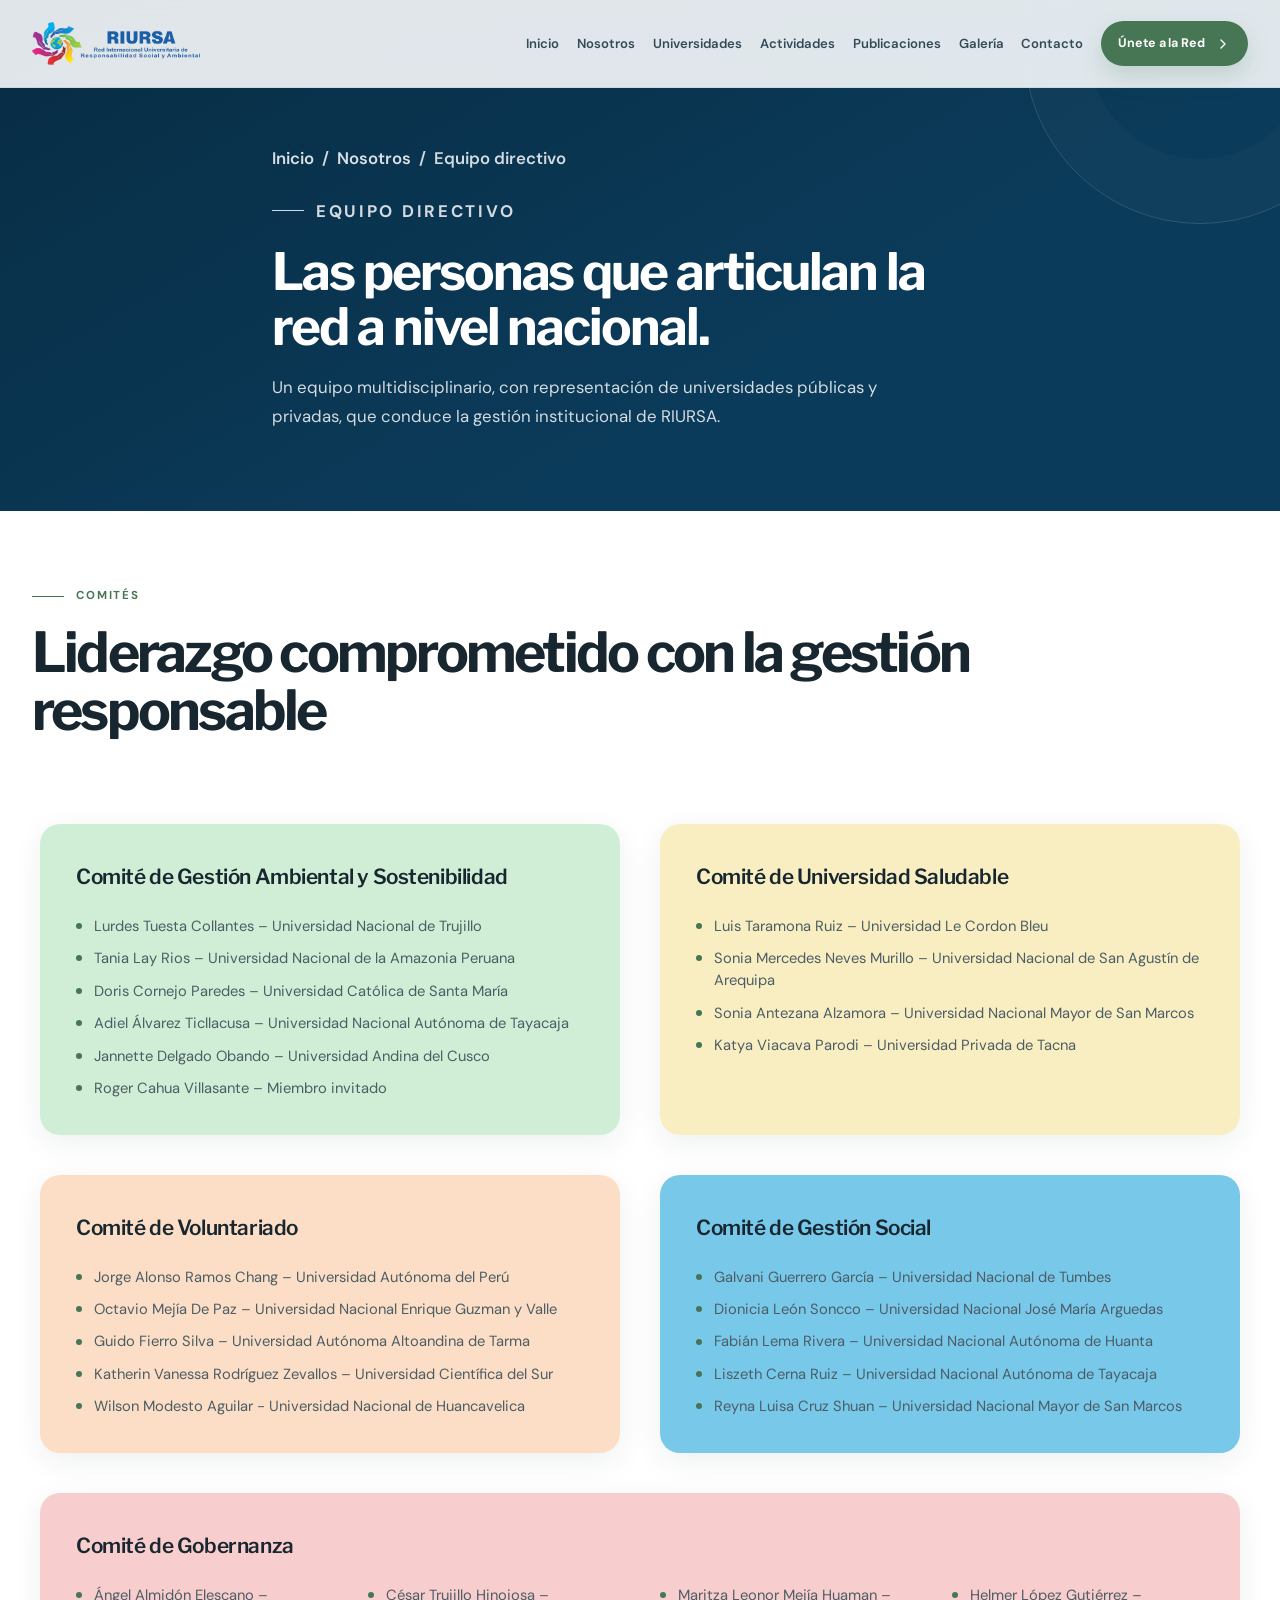
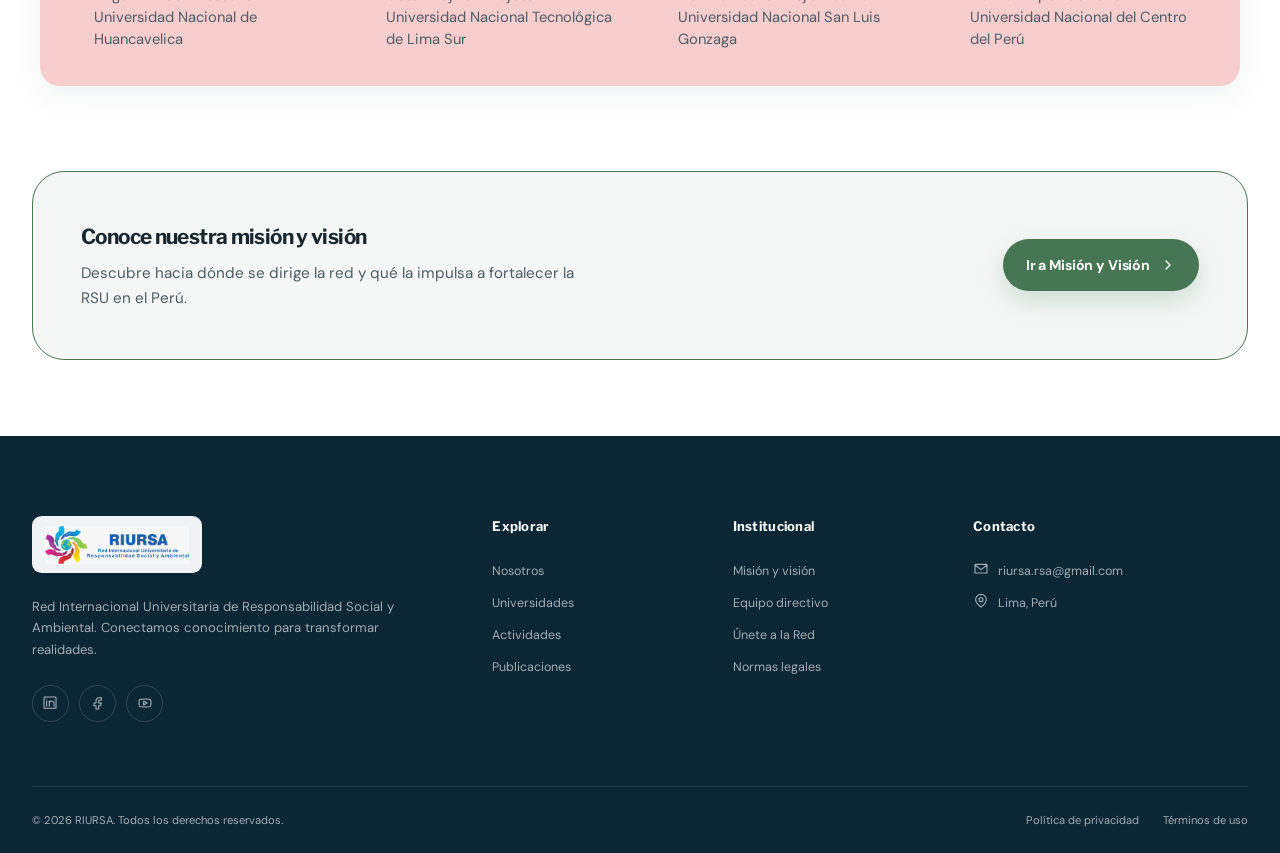
<file: equipo.html>
<!doctype html>
<html lang="es">
  <head>
    <meta charset="UTF-8" />
    <meta name="viewport" content="width=device-width, initial-scale=1.0" />
    <meta
      name="description"
      content="Conoce al equipo directivo de RIURSA, la Red Internacional Universitaria de Responsabilidad Social y Ambiental."
    />
    <meta name="theme-color" content="#0b3b5a" />
    <title>Equipo directivo | RIURSA</title>
    <link rel="icon" type="image/png" href="assets/images/Logo_Riursa3.png">
    <link rel="preconnect" href="https://fonts.googleapis.com" />
    <link rel="preconnect" href="https://fonts.gstatic.com" crossorigin />
    <link
      href="https://fonts.googleapis.com/css2?family=DM+Sans:wght@400;500;600;700&family=Libre+Franklin:wght@600;700;800&display=swap"
      rel="stylesheet"
    />
    <link rel="stylesheet" href="styles.css" />
    <script src="script.js" defer></script>
  </head>
  <body>
    <a class="skip-link" href="#contenido">Ir al contenido principal</a>

    <header class="site-header" id="inicio">
      <div class="nav-shell container">
        <a class="brand" href="index.html#inicio" aria-label="RIURSA, página de inicio">
          <img src="assets/images/Logo_Riursa2.png" alt="RIURSA" width="190" height="65" />
        </a>

        <button
          class="nav-toggle"
          type="button"
          aria-expanded="false"
          aria-controls="main-navigation"
          aria-label="Abrir menú de navegación"
        >
          <span></span>
          <span></span>
          <span></span>
        </button>

        <nav class="main-nav" id="main-navigation" aria-label="Navegación principal">
          <a class="nav-link" href="index.html#inicio">Inicio</a>
          <a class="nav-link is-active" href="index.html#nosotros">Nosotros</a>
          <a class="nav-link" href="index.html#universidades">Universidades</a>
          <a class="nav-link" href="index.html#actividades">Actividades</a>
          <a class="nav-link" href="index.html#publicaciones" data-page="publicaciones">Publicaciones</a>
          <a class="nav-link" href="galeria.html" aria-current="page">Galería</a>
          <a class="nav-link" href="index.html#contacto">Contacto</a>
          <a class="button button--small button--primary nav-cta" href="index.html#unete">
            Únete a la Red
            <svg aria-hidden="true" viewBox="0 0 24 24">
              <path d="m9 18 6-6-6-6" />
            </svg>
          </a>
        </nav>
      </div>
    </header>

    <main id="contenido">
      <!-- ===== BANNER DE PÁGINA ===== -->
      <section class="page-hero">
        <div class="page-hero__shape" aria-hidden="true"></div>
        <div class="container page-hero__content reveal">
          <p class="breadcrumb">
            <a href="index.html#inicio">Inicio</a>
            <span aria-hidden="true">/</span>
            <a href="nosotros.html">Nosotros</a>
            <span aria-hidden="true">/</span>
            <span>Equipo directivo</span>
          </p>
          <p class="eyebrow eyebrow--light"><span></span>Equipo directivo</p>
          <h1>Las personas que articulan la red a nivel nacional.</h1>
          <p>
            Un equipo multidisciplinario, con representación de universidades públicas y
            privadas, que conduce la gestión institucional de RIURSA.
          </p>
        </div>
      </section>

      <!-- ===== CUADRÍCULA DEL EQUIPO ===== -->
      <section class="section" id="equipo" aria-labelledby="equipo-title">
        <div class="container">
          <div class="section-heading reveal">
            <p class="eyebrow"><span></span>Comités</p>
            <h2 id="equipo-title">Liderazgo comprometido con la gestión responsable</h2>
          </div>

          <div class="committee-grid">
            <article class="committee-card reveal" id="comite-ambiental">
              <h3>Comité de Gestión Ambiental y Sostenibilidad</h3>
              <ul class="committee-card__list">
                <li>Lurdes Tuesta Collantes – Universidad Nacional de Trujillo</li>
                <li>Tania Lay Rios – Universidad Nacional de la Amazonia Peruana</li>
                <li>Doris Cornejo Paredes – Universidad Católica de Santa María</li>
                <li>Adiel Álvarez Ticllacusa – Universidad Nacional Autónoma de Tayacaja</li>
                <li>Jannette Delgado Obando – Universidad Andina del Cusco</li>
                <li>Roger Cahua Villasante – Miembro invitado</li>
              </ul>
            </article>

            <article class="committee-card reveal reveal--delay" id="comite-saludable">
              <h3>Comité de Universidad Saludable</h3>
              <ul class="committee-card__list">
                <li>Luis Taramona Ruiz – Universidad Le Cordon Bleu</li>
                <li>Sonia Mercedes Neves Murillo – Universidad Nacional de San Agustín de Arequipa</li>
                <li>Sonia Antezana Alzamora – Universidad Nacional Mayor de San Marcos</li>
                <li>Katya Viacava Parodi – Universidad Privada de Tacna</li>
              </ul>
            </article>

            <article class="committee-card reveal" id="comite-voluntariado">
              <h3>Comité de Voluntariado</h3>
              <ul class="committee-card__list">
                <li>Jorge Alonso Ramos Chang – Universidad Autónoma del Perú</li>
                <li>Octavio Mejía De Paz – Universidad Nacional Enrique Guzman y Valle</li>
                <li>Guido Fierro Silva – Universidad Autónoma Altoandina de Tarma</li>
                <li>Katherin Vanessa Rodríguez Zevallos – Universidad Científica del Sur</li>
                <li>Wilson Modesto Aguilar - Universidad Nacional de Huancavelica</li>
              </ul>
            </article>

            <article class="committee-card reveal reveal--delay" id="comite-social">
              <h3>Comité de Gestión Social</h3>
              <ul class="committee-card__list">
                <li>Galvani Guerrero García – Universidad Nacional de Tumbes</li>
                <li>Dionicia León Soncco – Universidad Nacional José María Arguedas</li>
                <li>Fabián Lema Rivera – Universidad Nacional Autónoma de Huanta</li>
                <li>Liszeth Cerna Ruiz – Universidad Nacional Autónoma de Tayacaja</li>
                <li>Reyna Luisa Cruz Shuan – Universidad Nacional Mayor de San Marcos</li>
              </ul>
            </article>

            <article class="committee-card committee-card--wide reveal" id="comite-gobernanza">
              <h3>Comité de Gobernanza</h3>
              <ul class="committee-card__list">
                <li>Ángel Almidón Elescano – Universidad Nacional de Huancavelica</li>
                <li>César Trujillo Hinojosa – Universidad Nacional Tecnológica de Lima Sur</li>
                <li>Maritza Leonor Mejía Huaman – Universidad Nacional San Luis Gonzaga</li>
                <li>Helmer López Gutiérrez – Universidad Nacional del Centro del Perú</li>
              </ul>
            </article>
          </div>
        </div>
      </section>

      <!-- ===== ENLACE DE VUELTA A MISIÓN / VISIÓN ===== -->
      <section class="section" style="padding-top: 0;">
        <div class="container">
          <div class="page-cta reveal">
            <div>
              <h3>Conoce nuestra misión y visión</h3>
              <p>Descubre hacia dónde se dirige la red y qué la impulsa a fortalecer la RSU en el Perú.</p>
            </div>
            <a class="button button--primary" href="nosotros.html">
              Ir a Misión y Visión
              <svg aria-hidden="true" viewBox="0 0 24 24"><path d="m9 18 6-6-6-6" /></svg>
            </a>
          </div>
        </div>
      </section>
    </main>

    <footer class="site-footer" id="contacto">
      <div class="container footer-grid">
        <div class="footer-brand">
          <a class="brand brand--footer" href="index.html#inicio" aria-label="RIURSA, volver al inicio">
            <img src="assets/images/Logo_Riursa.jpeg" alt="RIURSA" width="200" height="68" />
          </a>
          <p>
            Red Internacional Universitaria de Responsabilidad Social y Ambiental. Conectamos
            conocimiento para transformar realidades.
          </p>
          <div class="social-links" aria-label="Redes sociales">
            <a href="https://www.linkedin.com/company/riursa/" target="_blank" aria-label="LinkedIn">
              <svg aria-hidden="true" viewBox="0 0 24 24"><path d="M7 9v8M7 6v.01M11 17v-4.5a3.5 3.5 0 0 1 7 0V17m-7 0V9M4 3h16a1 1 0 0 1 1 1v16H3V4a1 1 0 0 1 1-1Z" /></svg>
            </a>
            <a href="https://www.facebook.com/Riursa/" target="_blank" aria-label="Facebook">
              <svg aria-hidden="true" viewBox="0 0 24 24"><path d="M14 8h3V4h-3a5 5 0 0 0-5 5v3H6v4h3v5h4v-5h3l1-4h-4V9a1 1 0 0 1 1-1Z" /></svg>
            </a>
            <a href="index.html#contacto" aria-label="YouTube">
              <svg aria-hidden="true" viewBox="0 0 24 24"><path d="M21 12s0-4-1-5-8-1-8-1-7 0-8 1-1 5-1 5 0 4 1 5 8 1 8 1 7 0 8-1 1-5 1-5Z" /><path d="m10 9 5 3-5 3V9Z" /></svg>
            </a>
          </div>
        </div>

        <div class="footer-column">
          <h3>Explorar</h3>
          <a href="index.html#nosotros">Nosotros</a>
          <a href="index.html#universidades">Universidades</a>
          <a href="index.html#actividades">Actividades</a>
          <a href="index.html#publicaciones" data-page="publicaciones">Publicaciones</a>
        </div>

        <div class="footer-column">
          <h3>Institucional</h3>
          <a href="nosotros.html">Misión y visión</a>
          <a href="equipo.html">Equipo directivo</a>
          <a href="index.html#unete">Únete a la Red</a>
          <a href="index.html#normas">Normas legales</a>
        </div>

        <div class="footer-column footer-contact">
          <h3>Contacto</h3>
          <a href="">
            <svg aria-hidden="true" viewBox="0 0 24 24"><path d="m3 6 9 7 9-7M4 5h16a1 1 0 0 1 1 1v12H3V6a1 1 0 0 1 1-1Z" /></svg>
            riursa.rsa@gmail.com
          </a>
          <p>
            <svg aria-hidden="true" viewBox="0 0 24 24"><path d="M20 10c0 5-8 11-8 11S4 15 4 10a8 8 0 1 1 16 0Zm-8 3a3 3 0 1 0 0-6 3 3 0 0 0 0 6Z" /></svg>
            Lima, Perú
          </p>
        </div>
      </div>

      <div class="container footer-bottom">
        <p>© 2026 RIURSA. Todos los derechos reservados.</p>
        <div>
          <a href="index.html#contacto">Política de privacidad</a>
          <a href="index.html#contacto">Términos de uso</a>
        </div>
      </div>
    </footer>
  </body>
</html>
</file>
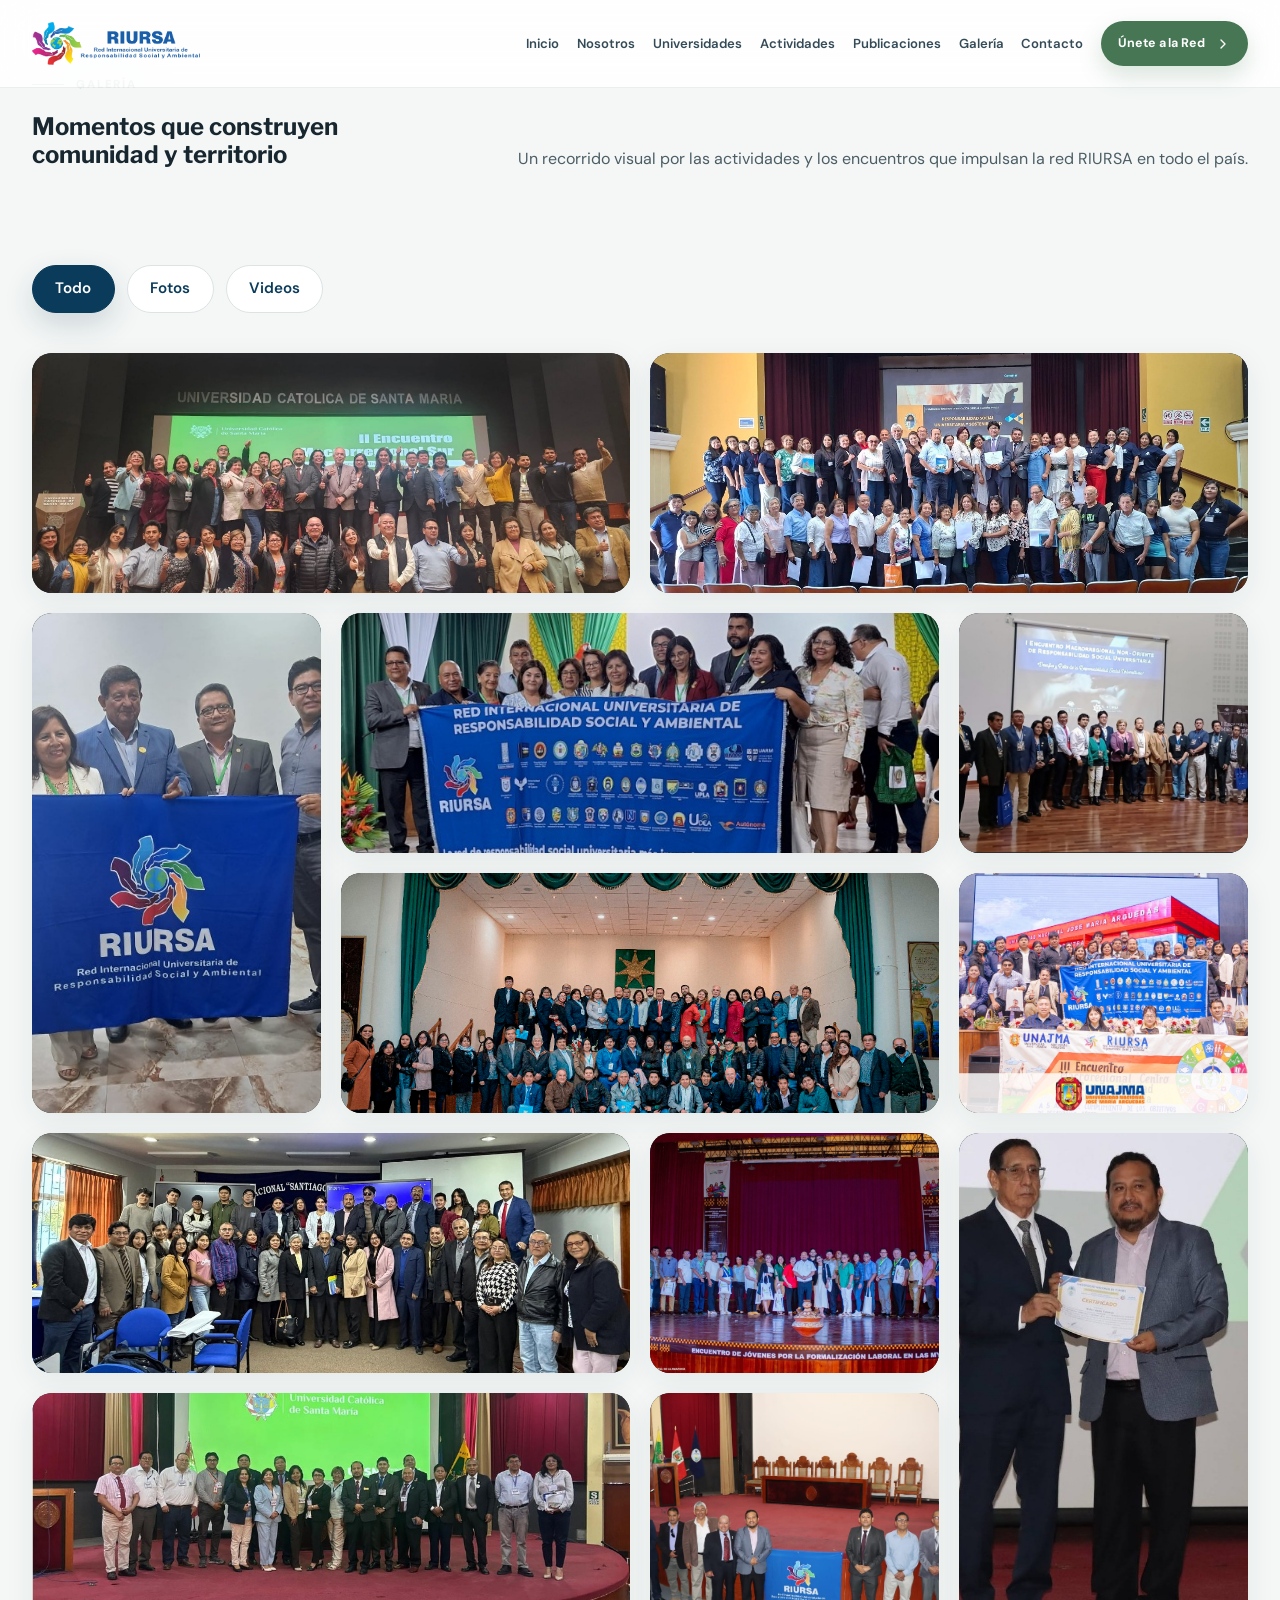
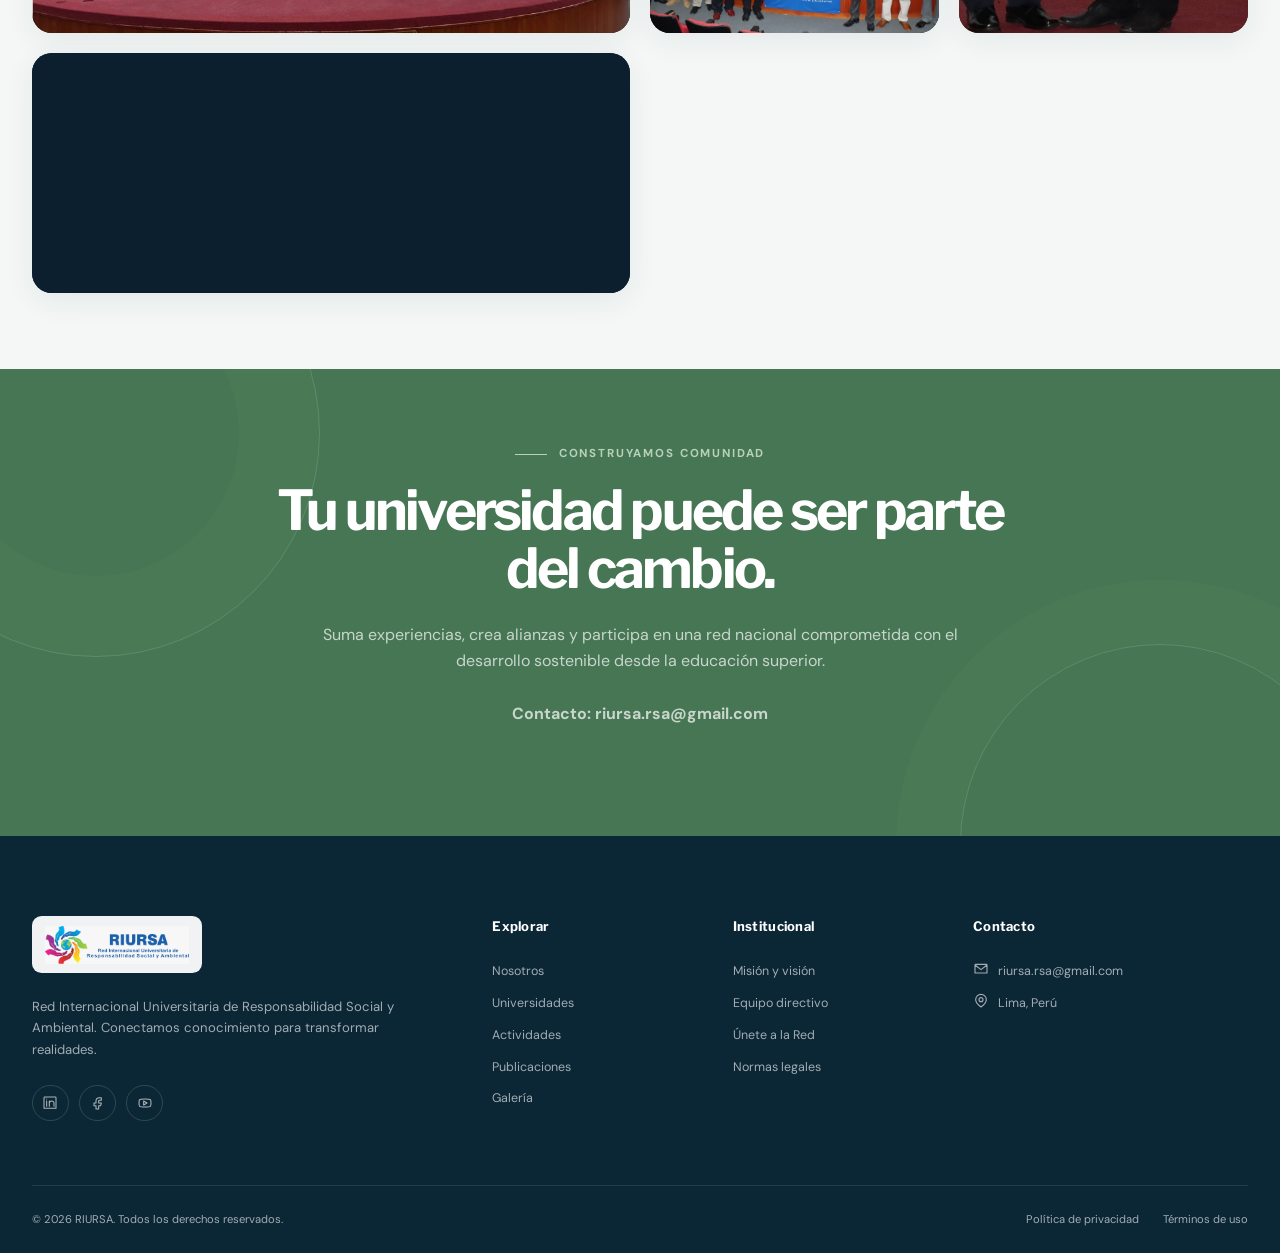
<file: galeria.html>
<!doctype html>
<html lang="es">
  <head>
    <meta charset="UTF-8" />
    <meta name="viewport" content="width=device-width, initial-scale=1.0" />
    <meta
      name="description"
      content="Galería RIURSA: fotografías y videos de proyectos ambientales, responsabilidad social y eventos de la Red Internacional Universitaria de Responsabilidad Social y Ambiental."
    />
    <meta name="theme-color" content="#0b3b5a" />
    <title>Galería | RIURSA</title>
    <link rel="icon" type="image/png" href="assets/images/Logo_Riursa3.png" />
    <link rel="preconnect" href="https://fonts.googleapis.com" />
    <link rel="preconnect" href="https://fonts.gstatic.com" crossorigin />
    <link
      href="https://fonts.googleapis.com/css2?family=DM+Sans:wght@400;500;600;700&family=Libre+Franklin:wght@600;700;800&display=swap"
      rel="stylesheet"
    />
    <link rel="stylesheet" href="styles.css" />
    <link rel="stylesheet" href="gallery.css" />
    <script src="script.js" defer></script>
    <script src="gallery.js" defer></script>
  </head>
  <body>
    <a class="skip-link" href="#contenido">Ir al contenido principal</a>

    <header class="site-header" id="inicio">
      <div class="nav-shell container">
        <a class="brand" href="index.html" aria-label="RIURSA, página de inicio">
          <img src="assets/images/Logo_Riursa2.png" alt="RIURSA" width="190" height="65" />
        </a>

        <button
          class="nav-toggle"
          type="button"
          aria-expanded="false"
          aria-controls="main-navigation"
          aria-label="Abrir menú de navegación"
        >
          <span></span>
          <span></span>
          <span></span>
        </button>

        <nav class="main-nav" id="main-navigation" aria-label="Navegación principal">
          <a class="nav-link" href="index.html#inicio">Inicio</a>
          <a class="nav-link" href="index.html#nosotros">Nosotros</a>
          <a class="nav-link" href="index.html#universidades">Universidades</a>
          <a class="nav-link" href="index.html#actividades">Actividades</a>
          <a class="nav-link" href="index.html#publicaciones" data-page="publicaciones">Publicaciones</a>
          <a class="nav-link is-active" href="galeria.html" aria-current="page">Galería</a>
          <a class="nav-link" href="index.html#contacto">Contacto</a>
          <a class="button button--small button--primary nav-cta" href="index.html#unete">
            Únete a la Red
            <svg aria-hidden="true" viewBox="0 0 24 24">
              <path d="m9 18 6-6-6-6" />
            </svg>
          </a>
        </nav>
      </div>
    </header>

    <main id="contenido">
      <!-- SECCIÓN DE GALERÍA -->
      <section class="gallery-page section" id="galeria" aria-labelledby="gallery-title">
        <div class="container">
          <div class="section-heading section-heading--action reveal">
            <div>
              <p class="eyebrow"><span></span>Galería</p>
              <h1 id="gallery-title">Momentos que construyen<br />comunidad y territorio</h1>
            </div>
            <p>
              Un recorrido visual por las actividades y los encuentros que impulsan la red RIURSA en todo el país.
            </p>
          </div>

          <!-- Pestañas de filtrado -->
          <div class="gallery-filters" role="tablist" aria-label="Filtrar galería por categoría">
            <button
              type="button"
              class="gallery-filter is-active"
              role="tab"
              id="tab-all"
              data-filter="all"
              aria-selected="true"
              aria-controls="gallery-grid"
              tabindex="0"
            >
              Todo
            </button>
            <button
              type="button"
              class="gallery-filter"
              role="tab"
              id="tab-eventos"
              data-filter="eventos"
              aria-selected="false"
              aria-controls="gallery-grid"
              tabindex="-1"
            >
              Fotos
            </button>
            <button
              type="button"
              class="gallery-filter"
              role="tab"
              id="tab-videos"
              data-filter="videos"
              aria-selected="false"
              aria-controls="gallery-grid"
              tabindex="-1"
            >
              Videos
            </button>
          </div>

          <!-- Cuadrícula de mosaico asimétrico -->
          <div
            class="gallery-grid"
            id="gallery-grid"
            role="tabpanel"
            aria-labelledby="tab-all"
          >
                    
            
            <article class="gallery-item item-wide" data-category="eventos">
              <figure>
                <img
                  src="assets/images/galeria/santa_maria.jpeg"
                  alt="Encuentro en la Universidad Santa Maria"
                  loading="lazy"
                />
                <figcaption class="gallery-overlay">
                  <h3>Universidad Católica Santa María</h3>
                </figcaption>
              </figure>
            </article>

            <article class="gallery-item item-wide" data-category="eventos">
              <figure>
                <img
                  src="assets/images/galeria/Foto2.jpeg"
                  alt="Responsabilidad Social Universitaria"
                  loading="lazy"
                />
                <figcaption class="gallery-overlay">
                  <h3>Universidad Nacional de Educación Enrique Guzmán y Valle</h3>
                  
                </figcaption>
              </figure>
            </article>
       

            <article class="gallery-item item-tall" data-category="eventos">
              <figure>
                <img
                  src="assets/images/galeria/Banderola2.jpeg"
                  alt="Miembros de Riursa"
                  loading="lazy"
                />
                <figcaption class="gallery-overlay">
                  <h3>Miembros de RIURSA</h3>
                  </figcaption>
              </figure>
            </article>
           
            <article class="gallery-item item-wide" data-category="eventos">
              <figure>
                <img
                  src="assets/images/galeria/banderola.jpeg"
                  alt="Delegados de universidades peruanas reunidos en el auditorio durante el I Congreso Internacional de Responsabilidad Social Universitaria en Iquitos"
                  loading="lazy"
                />
                <figcaption class="gallery-overlay">
                  <h3>Universidad Nacional de la Amazonía Peruana - Iquitos</h3>
            
                </figcaption>
              </figure>
            </article>

            <article class="gallery-item" data-category="eventos">
              <figure>
                <img
                  src="assets/images/galeria/Encuentro_nororiente_RSU.jpeg"
                  alt="I Encuentro Macrorregional Nor-oriente de RSU - Universidad Nacional de Trujillo"
                  loading="lazy"
                />
                <figcaption class="gallery-overlay">
                  <h3>I Encuentro Macrorregional Nor-oriente de RSU - Universidad Nacional de Trujillo</h3>
                </figcaption>
              </figure>
            </article>
            
            <article class="gallery-item item-wide" data-category="eventos">
              <figure>
                <img
                  src="assets/images/nosotros/Riursa_Integrantes_1.jpg"
                  alt="I Encuentro Macro Regional Sur - Universidad Tecnológica de los Andes"
                  loading="lazy"
                />
                <figcaption class="gallery-overlay">
                  <h3>I Encuentro Macro Regional Sur - Universidad Tecnológica de los Andes</h3>
                  
                </figcaption>
              </figure>
            </article>

            
             <article class="gallery-item" data-category="eventos">
              <figure>
                <img
                  src="assets/images/galeria/Encuentro_macroregional_centro.jpeg"
                  alt="III Encuentro Macrorregional Centro de RSU - Universidad Nacional José María Arguedas"
                  loading="lazy"
                />
                <figcaption class="gallery-overlay">
                  <h3>III Encuentro Macrorregional Centro de RSU - Universidad Nacional José María Arguedas</h3>
                  
                </figcaption>
              </figure>
            </article>

            
            <article class="gallery-item item-wide" data-category="eventos">
              <figure>
                <img
                  src="assets/images/galeria/Universidad_santiago.jpeg"
                  alt="Universidad Nacional Santiago Antúnez de Mayolo"
                  loading="lazy"
                />
                <figcaption class="gallery-overlay">
                  <h3>Universidad Nacional Santiago Antúnez de Mayolo</h3>
                  
                </figcaption>
              </figure>
            </article>

            <!-- 6. Foto — Eventos -->
            <article class="gallery-item" data-category="eventos">
              <figure>
                <img
                  src="assets/images/galeria/Encuentro_jovenes.jpeg"
                  alt="Encuentro de RSU - Universidad Nacional Intercultural de la AmazoníaEncE"
                  loading="lazy"
                />
                <figcaption class="gallery-overlay">
                  <h3>Encuentro de RSU - Universidad Nacional Intercultural de la Amazonía</h3>
                </figcaption>
              </figure>
            </article>

            <article class="gallery-item item-tall" data-category="eventos">
              <figure>
                <img
                  src="assets/images/galeria/Presidente.jpeg"
                  alt="Presidente Riursa"
                  loading="lazy"
                />
                <figcaption class="gallery-overlay">
                  <h3>Presidente RIURSA</h3>
                </figcaption>
              </figure>
            </article>
           

            <article class="gallery-item item-wide" data-category="eventos">
              <figure>
                <img
                  src="assets/images/galeria/Encuentro_macroregional_norte.jpeg"
                  alt="III Encuentro Macrorregional Norte de RSU - Universidad Nacional de Tumbes"
                  loading="lazy"
                />
                <figcaption class="gallery-overlay">
                  <h3>III Encuentro Macrorregional Norte de RSU - Universidad Nacional de Tumbes</h3>
                                    
                </figcaption>
              </figure>
            </article>

            <article class="gallery-item" data-category="eventos">
              <figure>
                <img
                  src="assets/images/galeria/Seminario_internacional_Educacion_ambiental.jpeg"
                  alt="I Seminario Internacional de Educación Ambiental Universitaria - Universidad Nacional de Tumbes"
                  loading="lazy"
                />
                <figcaption class="gallery-overlay">
                  <h3>I Seminario Internacional de Educación Ambiental Universitaria - Universidad Nacional de Tumbes</h3>
                </figcaption>
              </figure>
            </article>
            
            <!-- 8. Video — Resumen jornada (ancha) -->
            <article class="gallery-item gallery-item-video is-video item-wide" data-category="videos">
              <div class="video-card__image article-card-carousel__image">
                    <iframe
                      src="https://www.youtube.com/embed/iw9C6jWzb18?rel=0&modestbranding=1&controls=1"
                      title="Testimonio de Mg. Liszeth Cerna Ruíz — Universidad Nacional Autónoma de Tayacaja Daniel Hernández Morillo"
                      loading="lazy"
                      allow="accelerometer; autoplay; clipboard-write; encrypted-media; gyroscope; picture-in-picture"
                      allowfullscreen
                      referrerpolicy="strict-origin-when-cross-origin"
                    ></iframe>
              </div>
            </article>
          </div>

          <p class="gallery-empty" id="gallery-empty" hidden>
            No hay elementos disponibles para esta categoría por el momento.
          </p>
        </div>
      </section>

      <section class="join section" id="unete" aria-labelledby="join-title">
        <div class="join__shape join__shape--one" aria-hidden="true"></div>
        <div class="join__shape join__shape--two" aria-hidden="true"></div>
        <div class="container join__content reveal">
          <p class="eyebrow eyebrow--light"><span></span>Construyamos comunidad</p>
          <h2 id="join-title">Tu universidad puede ser parte del cambio.</h2>
          <p>
            Suma experiencias, crea alianzas y participa en una red nacional comprometida con el
            desarrollo sostenible desde la educación superior. <br /><br />
            <strong>Contacto: riursa.rsa@gmail.com</strong>
          </p>
        </div>
      </section>
    </main>

    <footer class="site-footer" id="contacto">
      <div class="container footer-grid">
        <div class="footer-brand">
          <a class="brand brand--footer" href="index.html#inicio" aria-label="RIURSA, volver al inicio">
            <img src="assets/images/Logo_Riursa.jpeg" alt="RIURSA" width="200" height="68" />
          </a>
          <p>
            Red Internacional Universitaria de Responsabilidad Social y Ambiental. Conectamos
            conocimiento para transformar realidades.
          </p>
          <div class="social-links" aria-label="Redes sociales">
            <a href="https://www.linkedin.com/company/riursa/" target="_blank" aria-label="LinkedIn">
              <svg aria-hidden="true" viewBox="0 0 24 24"><path d="M7 9v8M7 6v.01M11 17v-4.5a3.5 3.5 0 0 1 7 0V17m-7 0V9M4 3h16a1 1 0 0 1 1 1v16H3V4a1 1 0 0 1 1-1Z" /></svg>
            </a>
            <a href="https://www.facebook.com/Riursa/" target="_blank" aria-label="Facebook">
              <svg aria-hidden="true" viewBox="0 0 24 24"><path d="M14 8h3V4h-3a5 5 0 0 0-5 5v3H6v4h3v5h4v-5h3l1-4h-4V9a1 1 0 0 1 1-1Z" /></svg>
            </a>
            <a href="index.html#contacto" aria-label="YouTube">
              <svg aria-hidden="true" viewBox="0 0 24 24"><path d="M21 12s0-4-1-5-8-1-8-1-7 0-8 1-1 5-1 5 0 4 1 5 8 1 8 1 7 0 8-1 1-5 1-5Z" /><path d="m10 9 5 3-5 3V9Z" /></svg>
            </a>
          </div>
        </div>

        <div class="footer-column">
          <h3>Explorar</h3>
          <a href="index.html#nosotros">Nosotros</a>
          <a href="index.html#universidades">Universidades</a>
          <a href="index.html#actividades">Actividades</a>
          <a href="index.html#publicaciones" data-page="publicaciones">Publicaciones</a>
          <a href="galeria.html">Galería</a>
        </div>

        <div class="footer-column">
          <h3>Institucional</h3>
          <a href="nosotros.html">Misión y visión</a>
          <a href="equipo.html">Equipo directivo</a>
          <a href="index.html#unete">Únete a la Red</a>
          <a href="index.html#normas">Normas legales</a>
        </div>

        <div class="footer-column footer-contact">
          <h3>Contacto</h3>
          <a href="">
            <svg aria-hidden="true" viewBox="0 0 24 24"><path d="m3 6 9 7 9-7M4 5h16a1 1 0 0 1 1 1v12H3V6a1 1 0 0 1 1-1Z" /></svg>
            riursa.rsa@gmail.com
          </a>
          <p>
            <svg aria-hidden="true" viewBox="0 0 24 24"><path d="M20 10c0 5-8 11-8 11S4 15 4 10a8 8 0 1 1 16 0Zm-8 3a3 3 0 1 0 0-6 3 3 0 0 0 0 6Z" /></svg>
            Lima, Perú
          </p>
        </div>
      </div>

      <div class="container footer-bottom">
        <p>© 2026 RIURSA. Todos los derechos reservados.</p>
        <div>
          <a href="index.html#contacto">Política de privacidad</a>
          <a href="index.html#contacto">Términos de uso</a>
        </div>
      </div>
    </footer>
  </body>
</html>
</file>
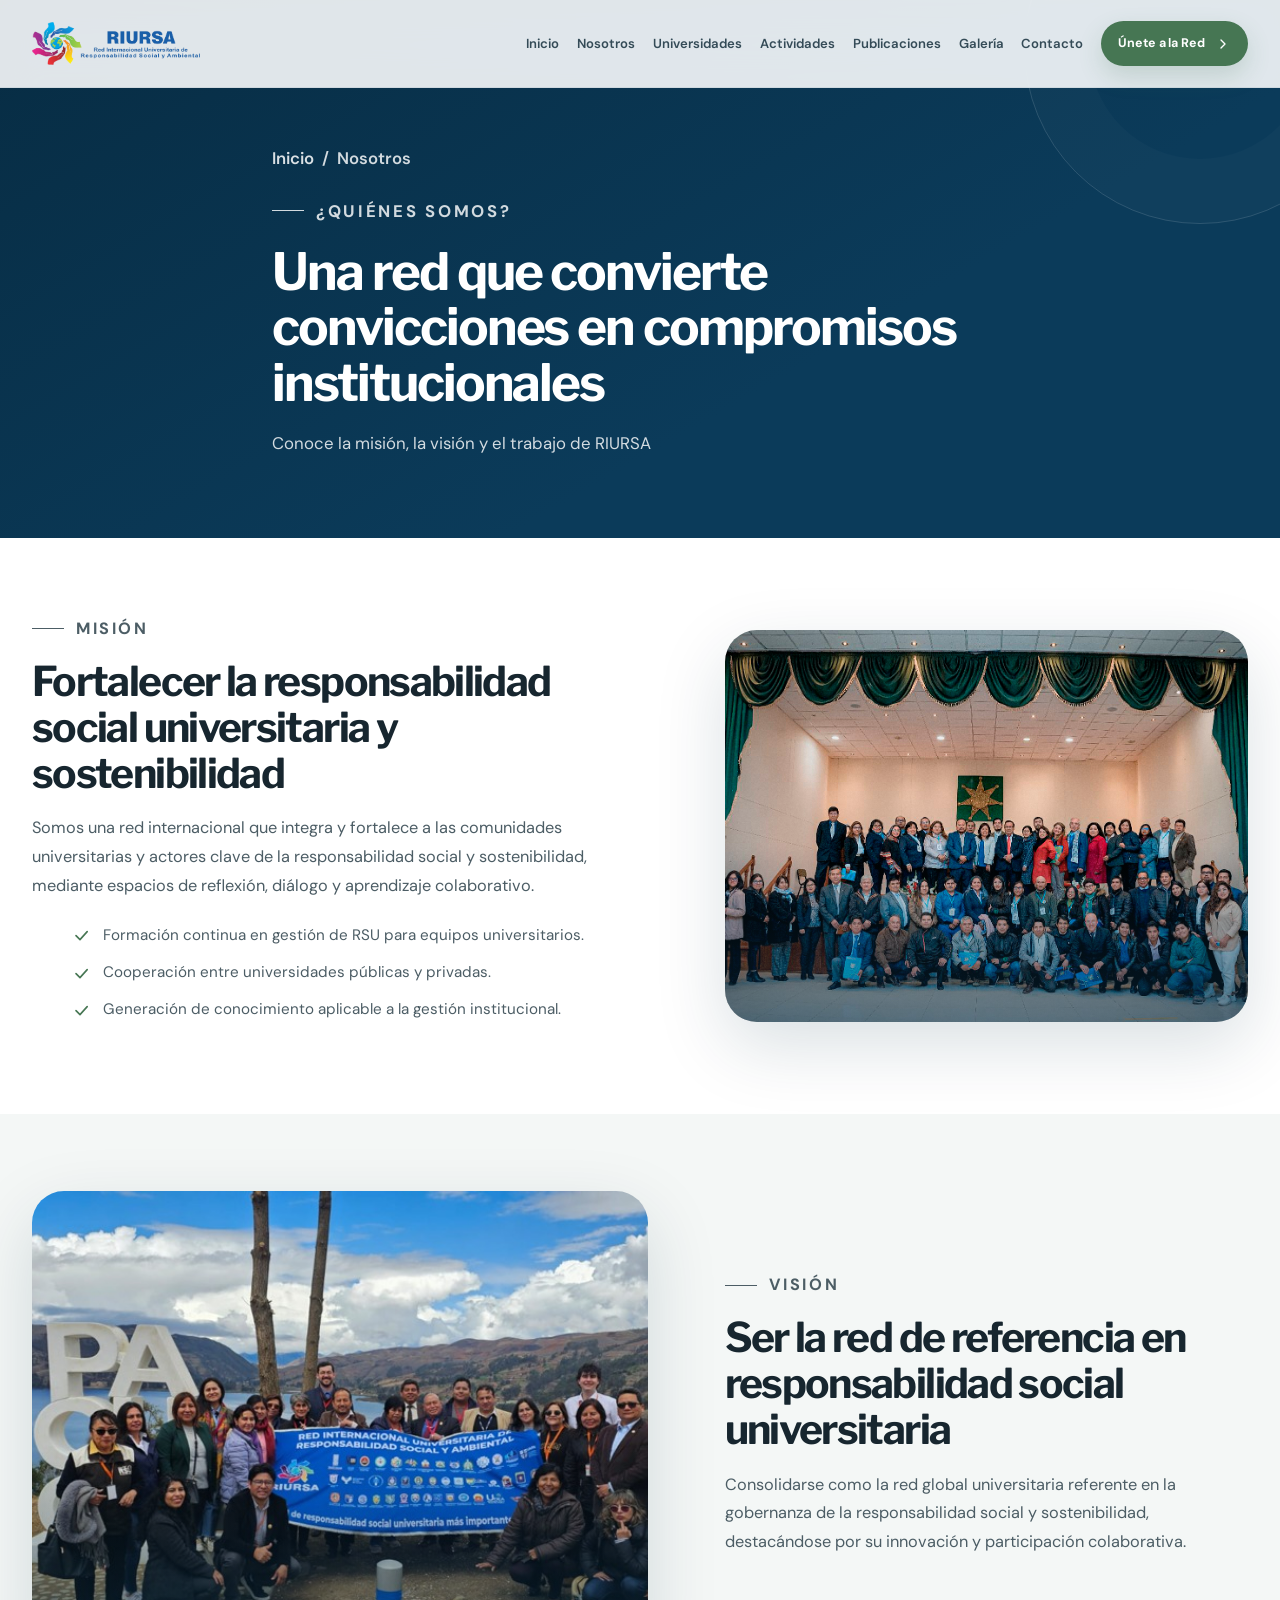
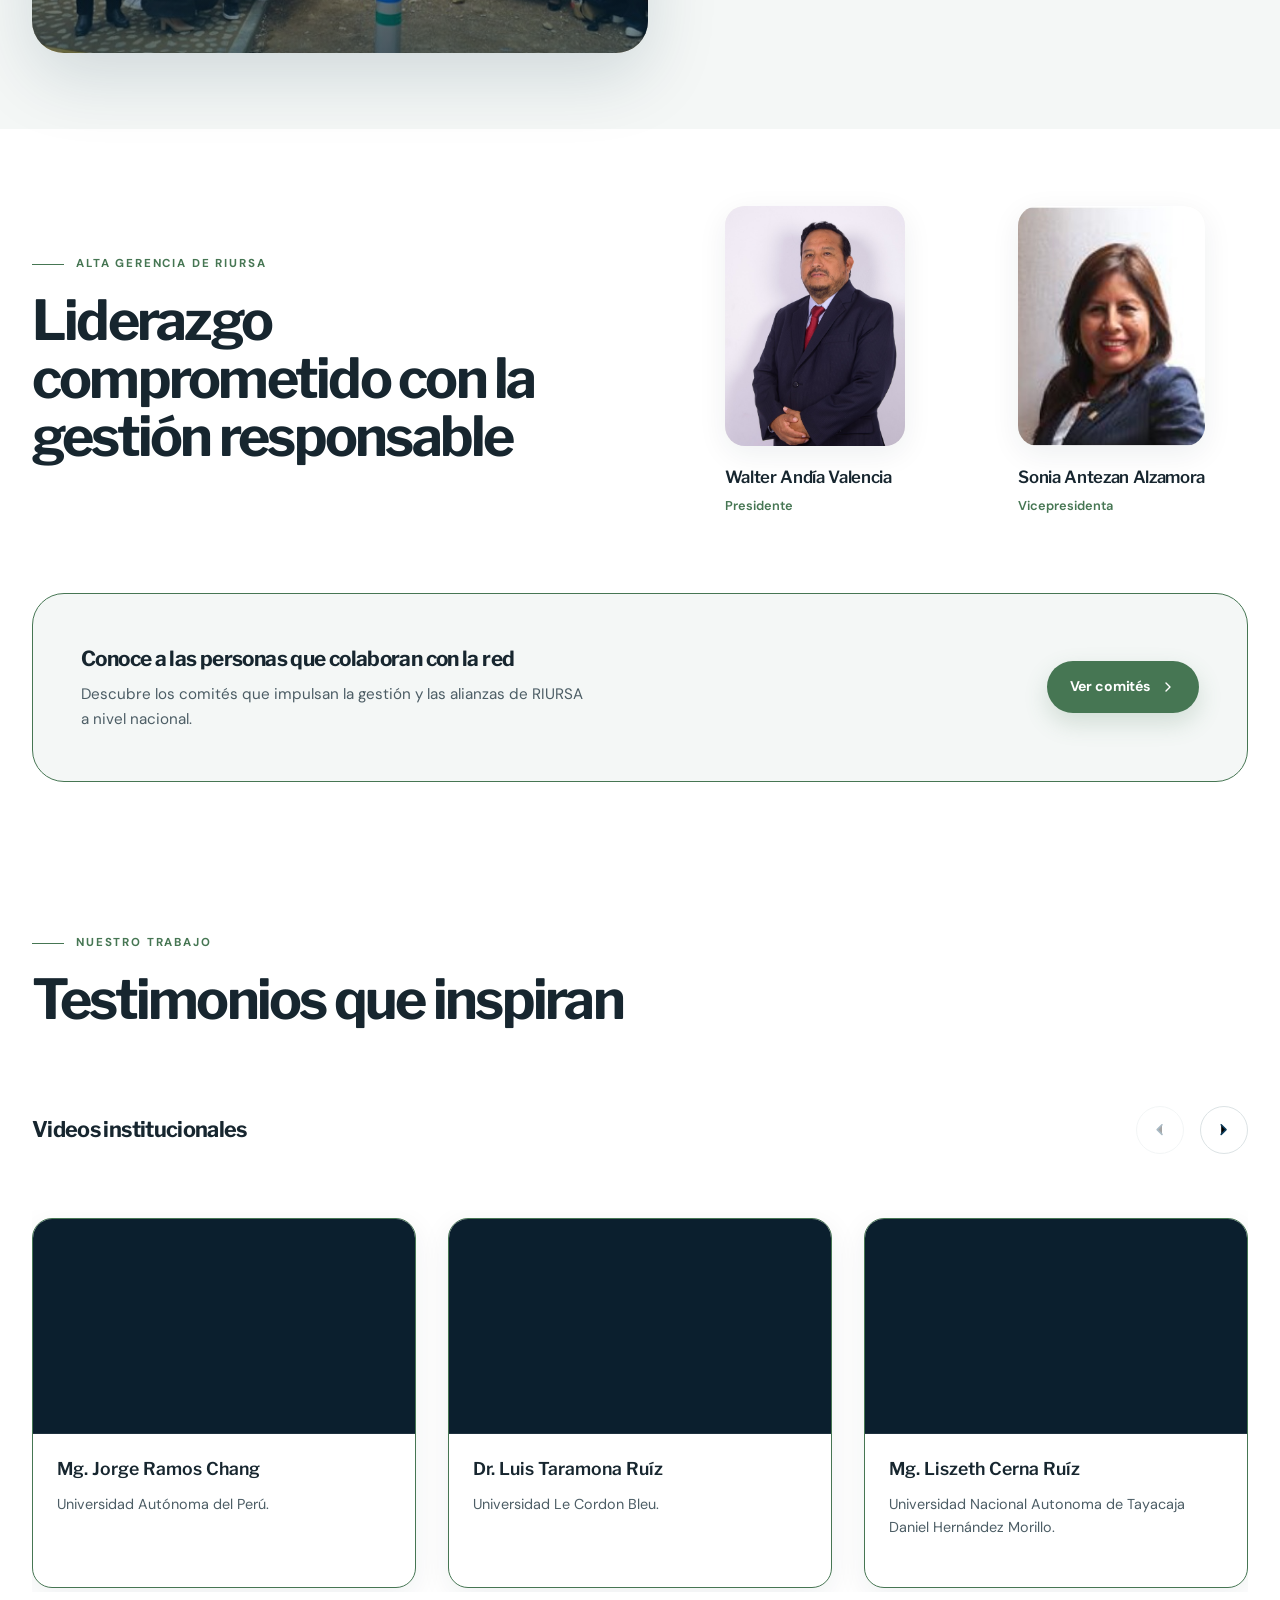
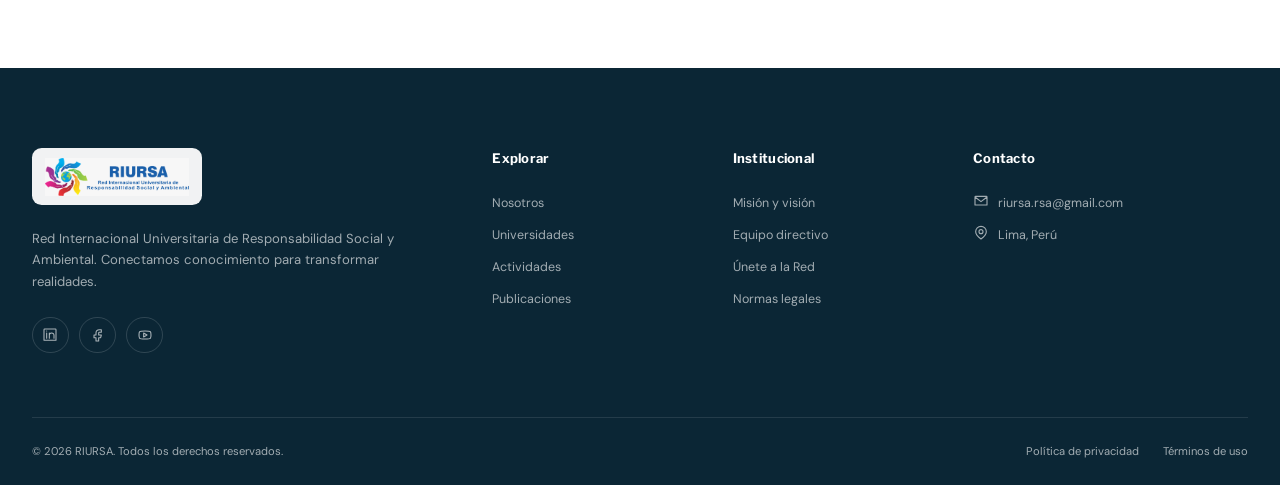
<file: nosotros.html>
<!doctype html>
<html lang="es">
  <head>
    <meta charset="UTF-8" />
    <meta name="viewport" content="width=device-width, initial-scale=1.0" />
    <meta
      name="description"
      content="Conoce la misión, visión y trabajo institucional de RIURSA: la Red Internacional Universitaria de Responsabilidad Social y Ambiental."
    />
    <meta name="theme-color" content="#0b3b5a" />
    <title>Nosotros | RIURSA — Misión, Visión y Videos institucionales</title>
    <link rel="icon" type="image/png" href="assets/images/Logo_Riursa3.png">
    <link rel="preconnect" href="https://fonts.googleapis.com" />
    <link rel="preconnect" href="https://fonts.gstatic.com" crossorigin />
    <link
      href="https://fonts.googleapis.com/css2?family=DM+Sans:wght@400;500;600;700&family=Libre+Franklin:wght@600;700;800&display=swap"
      rel="stylesheet"
    />
    <link rel="stylesheet" href="styles.css" />
    <script src="script.js" defer></script>
  </head>
  <body>
    <a class="skip-link" href="#contenido">Ir al contenido principal</a>

    <header class="site-header" id="inicio">
      <div class="nav-shell container">
        <a class="brand" href="index.html#inicio" aria-label="RIURSA, página de inicio">
          <img src="assets/images/Logo_Riursa2.png" alt="RIURSA" width="190" height="65" />
        </a>

        <button
          class="nav-toggle"
          type="button"
          aria-expanded="false"
          aria-controls="main-navigation"
          aria-label="Abrir menú de navegación"
        >
          <span></span>
          <span></span>
          <span></span>
        </button>

        <nav class="main-nav" id="main-navigation" aria-label="Navegación principal">
          <a class="nav-link" href="index.html#inicio">Inicio</a>
          <a class="nav-link is-active" href="index.html#nosotros">Nosotros</a>
          <a class="nav-link" href="index.html#universidades">Universidades</a>
          <a class="nav-link" href="index.html#actividades">Actividades</a>
          <a class="nav-link" href="index.html#publicaciones" data-page="publicaciones">Publicaciones</a>
           <a class="nav-link" href="galeria.html" aria-current="page">Galería</a>
          <a class="nav-link" href="index.html#contacto">Contacto</a>
          <a class="button button--small button--primary nav-cta" href="index.html#unete">
            Únete a la Red
            <svg aria-hidden="true" viewBox="0 0 24 24">
              <path d="m9 18 6-6-6-6" />
            </svg>
          </a>
        </nav>
      </div>
    </header>

    <main id="contenido">
      <!-- ===== BANNER DE PÁGINA ===== -->
      <section class="page-hero">
        <div class="page-hero__shape" aria-hidden="true"></div>
        <div class="container page-hero__content reveal">
          <p class="breadcrumb">
            <a href="index.html#inicio">Inicio</a>
            <span aria-hidden="true">/</span>
            <span>Nosotros</span>
          </p>
          <p class="eyebrow eyebrow--light"><span></span>¿Quiénes somos?</p>
          <h1>Una red que convierte convicciones en compromisos institucionales</h1>
          <p>
            Conoce la misión, la visión y el trabajo de RIURSA
          </p>
        </div>
      </section>

      <!-- ===== MISIÓN ===== -->
      <section class="section" id="mision" aria-labelledby="mision-title">
        <div class="container">
          <div class="content-block reveal">
            <div>
              <p class="content-block__eyebrow"><span></span>Misión</p>
              <h2 id="mision-title">Fortalecer la responsabilidad social universitaria y sostenibilidad</h2>
              <p>
                Somos una red internacional que integra y fortalece a las comunidades universitarias y actores 
                clave de la responsabilidad social y sostenibilidad, mediante espacios de reflexión, diálogo y 
                aprendizaje colaborativo.
              </p>
              
              <ul class="content-block__list">
                <li>
                  <svg aria-hidden="true" viewBox="0 0 24 24"><path d="m5 12 5 5L19 7" /></svg>
                  Formación continua en gestión de RSU para equipos universitarios.
                </li>
                <li>
                  <svg aria-hidden="true" viewBox="0 0 24 24"><path d="m5 12 5 5L19 7" /></svg>
                  Cooperación entre universidades públicas y privadas.
                </li>
                <li>
                  <svg aria-hidden="true" viewBox="0 0 24 24"><path d="m5 12 5 5L19 7" /></svg>
                  Generación de conocimiento aplicable a la gestión institucional.
                </li>
              </ul>
            </div>
            <div class="content-block__visual">
              <img
                src="assets/images/nosotros/Riursa_Integrantes_1.jpg"
                alt="Representantes universitarios en una jornada de trabajo de RIURSA"
                loading="lazy"
              />
            </div>
          </div>
        </div>
      </section>

      <!-- ===== VISIÓN ===== -->
      <section class="section" id="vision" aria-labelledby="vision-title" style="background: var(--color-surface);">
        <div class="container">
          <div class="content-block content-block--reverse reveal">
            <div>
              <p class="content-block__eyebrow"><span></span>Visión</p>
              <h2 id="vision-title">Ser la red de referencia en responsabilidad social universitaria</h2>
              <p>
                Consolidarse como la red global universitaria referente en la gobernanza de la 
                responsabilidad social y sostenibilidad, destacándose por su innovación y 
                participación colaborativa.
              </p>
              
            </div>
            <div class="content-block__visual">
              <img
                src="assets/images/nosotros/Riursa_integrantes_2.jpeg"
                alt="Estudiantes y docentes en una actividad de responsabilidad social"
                loading="lazy"
              />
            </div>
          </div>
        </div>
      </section>

      <!-- ===== CUADRÍCULA DEL EQUIPO ===== -->
      <section class="section" id="equipo" aria-labelledby="equipo-title">
        <div class="container">
          <!-- equipo-layout: título a la izquierda, fotos a la derecha,
               ambos ocupando el 50% del ancho y centrados verticalmente
               entre sí (mismo patrón que .content-block de Misión/Visión) -->
          <div class="equipo-layout">
            <div class="section-heading reveal">
              <p class="eyebrow"><span></span>Alta gerencia de RIURSA</p>
              <h2 id="equipo-title">Liderazgo comprometido con la gestión responsable</h2>
            </div>

            <div class="team-grid equipo-layout__photos">
              <article class="team-card reveal">
                <div class="team-card__photo">
                  <img src="assets/images/nosotros/Presidente_foto.jpeg" alt="Foto Walter Andia — Presidente" loading="lazy" />
                </div>
                <div class="team-card__body">
                  <h3>Walter Andía Valencia</h3>
                  <p>Presidente</p>
                </div>
              </article>

              <article class="team-card reveal reveal--delay">
                <div class="team-card__photo">
                  <img src="assets/images/nosotros/Vicepresidenta.jpeg" alt="Fotografía de [Nombre y apellido] — Vicepresidencia" loading="lazy" />
                </div>
                <div class="team-card__body">
                  <h3>Sonia Antezan Alzamora</h3>
                  <p>Vicepresidenta</p>
                </div>
              </article>
            </div>
          </div>
        </div>
      </section>

      <!-- ===== ENLACE AL EQUIPO DIRECTIVO ===== -->
      <section class="section" style="padding-top: 0;">
        <div class="container">
          <div class="page-cta reveal">
            <div>
              <h3>Conoce a las personas que colaboran con la red</h3>
              <p>Descubre los comités que impulsan la gestión y las alianzas de RIURSA a nivel nacional.</p>
            </div>
            <a class="button button--primary" href="equipo.html"> <!-- Aqui va PAGINA DE EQUIPO DIRECTIVO -->
              Ver comités
              <svg aria-hidden="true" viewBox="0 0 24 24"><path d="m9 18 6-6-6-6" /></svg>
            </a>
          </div>
        </div>
      </section>

      
      <!-- ===== VIDEOS INSTITUCIONALES ===== -->
      <section class="section" id="videos" aria-labelledby="videos-title">
        <div class="container">
          <div class="section-heading section-heading--action reveal">
            <div>
              <p class="eyebrow"><span></span>Nuestro trabajo</p>
              <h2 id="videos-title">Testimonios que inspiran</h2>
            </div>
          </div>

          <!-- carousel-block: el mismo hook que usa el script.js para conectar
               este carrusel con SUS PROPIOS botones prev/next -->
          <div class="carousel-block">
            <div class="resource-title-row">
              <h2 class="pub-section__title">Videos institucionales</h2>
              <div class="carousel-controls">
                <button class="carousel-btn carousel-btn--prev" aria-label="Video anterior">
                  <svg aria-hidden="true" viewBox="0 0 24 24">
                    <path d="M15 18l-6-6 6-6" stroke="currentColor" stroke-width="2" stroke-linecap="round" stroke-linejoin="round"/>
                  </svg>
                </button>
                <button class="carousel-btn carousel-btn--next" aria-label="Siguiente video">
                  <svg aria-hidden="true" viewBox="0 0 24 24">
                    <path d="M9 18l6-6-6-6" stroke="currentColor" stroke-width="2" stroke-linecap="round" stroke-linejoin="round"/>
                  </svg>
                </button>
              </div>
            </div>

            <div class="articles-carousel">
              <div class="articles-carousel__track" id="videosTrack" role="region" aria-label="Carrusel de videos institucionales" tabindex="0">
               

                <article class="article-card-carousel video-card">
                  <div class="video-card__image article-card-carousel__image">
                    <iframe
                      src="https://www.youtube.com/embed/ivLki6kwvQQ?rel=0&modestbranding=1&controls=1"
                      title="Testimonio de Mg. Jorge Ramos Chang — Universidad Autónoma del Perú"
                      loading="lazy"
                      allow="accelerometer; autoplay; clipboard-write; encrypted-media; gyroscope; picture-in-picture"
                      allowfullscreen
                      referrerpolicy="strict-origin-when-cross-origin"
                    ></iframe>
                  </div>
                  <div class="article-card-carousel__content">
                    <h3>Mg. Jorge Ramos Chang</h3>
                    <p>Universidad Autónoma del Perú.</p>
                  </div>
                </article>

                <article class="article-card-carousel video-card">
                  <div class="video-card__image article-card-carousel__image">
                    <iframe
                      src="https://www.youtube.com/embed/Vi3Y-OHyd0s?rel=0&modestbranding=1&controls=1"
                      title="Testimonio de Dr. Luis Taramona Ruíz — Universidad Le Cordon Bleu"
                      loading="lazy"
                      allow="accelerometer; autoplay; clipboard-write; encrypted-media; gyroscope; picture-in-picture"
                      allowfullscreen
                      referrerpolicy="strict-origin-when-cross-origin"
                    ></iframe>
                  </div>
                  <div class="article-card-carousel__content">
                    <h3>Dr. Luis Taramona Ruíz</h3>
                    <p>Universidad Le Cordon Bleu.</p>
                  </div>
                </article>

                <article class="article-card-carousel video-card">
                  <div class="video-card__image article-card-carousel__image">
                    <iframe
                      src="https://www.youtube.com/embed/iw9C6jWzb18?rel=0&modestbranding=1&controls=1"
                      title="Testimonio de Mg. Liszeth Cerna Ruíz — Universidad Nacional Autónoma de Tayacaja Daniel Hernández Morillo"
                      loading="lazy"
                      allow="accelerometer; autoplay; clipboard-write; encrypted-media; gyroscope; picture-in-picture"
                      allowfullscreen
                      referrerpolicy="strict-origin-when-cross-origin"
                    ></iframe>
                  </div>
                  <div class="article-card-carousel__content">
                    <h3>Mg. Liszeth Cerna Ruíz</h3>
                    <p>Universidad Nacional Autonoma de Tayacaja Daniel Hernández Morillo.</p>
                  </div>
                </article>

                <article class="article-card-carousel video-card">
                  <div class="video-card__image article-card-carousel__image">
                    <iframe
                      src="https://www.youtube.com/embed/VcFWjs13Mc8?rel=0&modestbranding=1&controls=1"
                      title="Testimonio de Dra. Doris Cornejo Paredes — Universidad Católica de Santa María"
                      loading="lazy"
                      allow="accelerometer; autoplay; clipboard-write; encrypted-media; gyroscope; picture-in-picture"
                      allowfullscreen
                      referrerpolicy="strict-origin-when-cross-origin"
                    ></iframe>
                  </div>
                  <div class="article-card-carousel__content">
                    <h3>Dra. Doris Cornejo Paredes</h3>
                    <p>Universidad Católica de Santa María.</p>
                  </div>
                </article>
                

              </div>
            </div>
          </div>
        </div>
      </section>

    </main>

    <footer class="site-footer" id="contacto">
      <div class="container footer-grid">
        <div class="footer-brand">
          <a class="brand brand--footer" href="index.html#inicio" aria-label="RIURSA, volver al inicio">
            <img src="assets/images/Logo_Riursa.jpeg" alt="RIURSA" width="200" height="68" />
          </a>
          <p>
            Red Internacional Universitaria de Responsabilidad Social y Ambiental. Conectamos
            conocimiento para transformar realidades.
          </p>
          <div class="social-links" aria-label="Redes sociales">
            <a href="https://www.linkedin.com/company/riursa/" target="_blank" aria-label="LinkedIn">
              <svg aria-hidden="true" viewBox="0 0 24 24"><path d="M7 9v8M7 6v.01M11 17v-4.5a3.5 3.5 0 0 1 7 0V17m-7 0V9M4 3h16a1 1 0 0 1 1 1v16H3V4a1 1 0 0 1 1-1Z" /></svg>
            </a>
            <a href="https://www.facebook.com/Riursa/" target="_blank" aria-label="Facebook">
              <svg aria-hidden="true" viewBox="0 0 24 24"><path d="M14 8h3V4h-3a5 5 0 0 0-5 5v3H6v4h3v5h4v-5h3l1-4h-4V9a1 1 0 0 1 1-1Z" /></svg>
            </a>
            <a href="index.html#contacto" aria-label="YouTube">
              <svg aria-hidden="true" viewBox="0 0 24 24"><path d="M21 12s0-4-1-5-8-1-8-1-7 0-8 1-1 5-1 5 0 4 1 5 8 1 8 1 7 0 8-1 1-5 1-5Z" /><path d="m10 9 5 3-5 3V9Z" /></svg>
            </a>
          </div>
        </div>

        <div class="footer-column">
          <h3>Explorar</h3>
          <a href="index.html#nosotros">Nosotros</a>
          <a href="index.html#universidades">Universidades</a>
          <a href="index.html#actividades">Actividades</a>
          <a href="index.html#publicaciones" data-page="publicaciones">Publicaciones</a>
        </div>

        <div class="footer-column">
          <h3>Institucional</h3>
          <a href="nosotros.html">Misión y visión</a>
          <a href="equipo.html">Equipo directivo</a>
          <a href="index.html#unete">Únete a la Red</a>
          <a href="index.html#normas">Normas legales</a>
        </div>

        <div class="footer-column footer-contact">
          <h3>Contacto</h3>
          <a href="">
            <svg aria-hidden="true" viewBox="0 0 24 24"><path d="m3 6 9 7 9-7M4 5h16a1 1 0 0 1 1 1v12H3V6a1 1 0 0 1 1-1Z" /></svg>
            riursa.rsa@gmail.com
          </a>
          <p>
            <svg aria-hidden="true" viewBox="0 0 24 24"><path d="M20 10c0 5-8 11-8 11S4 15 4 10a8 8 0 1 1 16 0Zm-8 3a3 3 0 1 0 0-6 3 3 0 0 0 0 6Z" /></svg>
            Lima, Perú
          </p>
        </div>
      </div>

      <div class="container footer-bottom">
        <p>© 2026 RIURSA. Todos los derechos reservados.</p>
        <div>
          <a href="index.html#contacto">Política de privacidad</a>
          <a href="index.html#contacto">Términos de uso</a>
        </div>
      </div>
    </footer>
  </body>
</html>
</file>
<file: styles.css>
/* ============================================================================
   HOJA DE ESTILOS — RIURSA
   ----------------------------------------------------------------------------
   Este archivo está organizado en el MISMO ORDEN en que aparecen las
   secciones dentro de index.html: primero lo general (colores, reset,
   utilidades), luego el encabezado, luego cada sección de la página de
   arriba hacia abajo, y al final el footer y los ajustes para pantallas
   pequeñas (responsive).

  ==========================================================================
   1. VARIABLES DE DISEÑO (colores, fuentes, tamaños)
   Se usa en: todo el documento
   ========================================================================== */

:root {
  --color-primary: #0b3b5a;
  --color-primary-deep: #072c43;
  --color-primary-soft: #dceaf0;
  --color-secondary: #6c9b76;
  --color-secondary-deep: #467653;
  --color-secondary-light: #dce8dc;
  --color-accent: #d7a953;
  --color-ink: #17262f;
  --color-text: #4c5d65;
  --color-muted: #78878d;
  --color-line: #dce3e5;
  --color-surface: #f4f7f6;
  --color-surface-warm: #f7f6f1;
  --color-white: #ffffff;
  --font-display: "Libre Franklin", sans-serif;
  --font-body: "DM Sans", sans-serif;
  --shadow-sm: 0 8px 30px rgba(16, 44, 55, 0.07);
  --shadow-lg: 0 24px 70px rgba(7, 44, 67, 0.15);
  --radius-sm: 0.75rem;
  --radius-md: 1.25rem;
  --radius-lg: 2rem;
  --container: 76rem;
  --header-height: 5.5rem;
  --transition: 220ms cubic-bezier(0.2, 0.8, 0.2, 1);
}

/* ==========================================================================
   2. BASE / RESET DEL NAVEGADOR
   Se usa en: toda la página (etiquetas html, body, a, img, botones...)
   ========================================================================== */

*,
*::before,
*::after {
  box-sizing: border-box;
}

html {
  scroll-behavior: smooth;
  scroll-padding-top: calc(var(--header-height) + 1rem);
}

body {
  margin: 0;
  color: var(--color-text);
  background: var(--color-white);
  font-family: var(--font-body);
  font-size: 1rem;
  line-height: 1.65;
  -webkit-font-smoothing: antialiased;
}

body.nav-open {
  overflow: hidden;
}

img,
svg {
  display: block;
}

img {
  max-width: 100%;
}

a {
  color: inherit;
  text-decoration: none;
}

button,
a {
  -webkit-tap-highlight-color: transparent;
}

button,
input,
textarea,
select {
  font: inherit;
}

:focus-visible {
  outline: 3px solid var(--color-accent);
  outline-offset: 4px;
}

/* ==========================================================================
   3. UTILIDADES GENERALES (se repiten en varias secciones)
   Se usa en: clases reutilizables: .container, .section, .button, .eyebrow, etc.
    ========================================================================== */

.skip-link {
  position: fixed;
  top: 1rem;
  left: 1rem;
  z-index: 1000;
  padding: 0.75rem 1rem;
  color: var(--color-white);
  background: var(--color-primary-deep);
  border-radius: 0.5rem;
  transform: translateY(-160%);
  transition: transform var(--transition);
}

.skip-link:focus {
  transform: translateY(0);
}

.container {
  width: min(calc(100% - 3rem), var(--container));
  margin-inline: auto;
}

.section {
  padding-block: clamp(4rem, 6vw, 7rem);
}

.button {
  min-height: 3.25rem;
  padding: 0.85rem 1.35rem;
  display: inline-flex;
  align-items: center;
  justify-content: center;
  gap: 0.65rem;
  color: var(--color-primary);
  font-size: 0.88rem;
  font-weight: 700;
  letter-spacing: -0.01em;
  border: 1px solid transparent;
  border-radius: 999px;
  cursor: pointer;
  transition: color var(--transition), background var(--transition), border-color var(--transition), transform var(--transition), box-shadow var(--transition);
}

.button svg {
  width: 1rem;
  fill: none;
  stroke: currentColor;
  stroke-linecap: round;
  stroke-linejoin: round;
  stroke-width: 2;
  transition: transform var(--transition);
}

.button:hover {
  transform: translateY(-2px);
}

.button:hover svg {
  transform: translateX(3px);
}

.button--small {
  min-height: 2.75rem;
  padding: 0.68rem 1rem;
  font-size: 0.78rem;
}

.button--primary {
  color: var(--color-white);
  background: var(--color-secondary-deep);
  box-shadow: 0 10px 24px rgba(70, 118, 83, 0.2);
}

.button--primary:hover {
  background: #3d6c49;
  box-shadow: 0 14px 28px rgba(70, 118, 83, 0.28);
}

.button--ghost {
  color: var(--color-white);
  border-color: rgba(255, 255, 255, 0.45);
}

.button--ghost:hover {
  background: rgba(255, 255, 255, 0.1);
  border-color: rgba(255, 255, 255, 0.85);
}

.button--outline {
  color: var(--color-primary);
  background: transparent;
  border-color: var(--color-line);
}

.button--outline:hover {
  border-color: var(--color-primary);
  background: var(--color-white);
}

.button--light {
  color: var(--color-primary-deep);
  background: var(--color-white);
  box-shadow: 0 12px 30px rgba(7, 44, 67, 0.16);
}

.button--light:hover {
  box-shadow: 0 16px 36px rgba(7, 44, 67, 0.24);
}

.eyebrow {
  margin: 0 0 1.25rem;
  display: flex;
  align-items: center;
  gap: 0.75rem;
  color: var(--color-secondary-deep);
  font-size: 0.72rem;
  font-weight: 700;
  letter-spacing: 0.16em;
  line-height: 1.4;
  text-transform: uppercase;
}

.eyebrow span {
  width: 2rem;
  height: 1px;
  background: currentColor;
}

.eyebrow--light {
  color: #b7d1bb;
}

.hero h1,
.section-heading h2,
.network h2,
.join h2 {
  margin: 0;
  color: var(--color-ink);
  font-family: var(--font-display);
  font-weight: 700;
  letter-spacing: -0.05em;
  line-height: 1.05;
}

.section-heading {
  margin-bottom: clamp(3rem, 6vw, 5rem);
}

.section-heading h2,
.network h2,
.join h2 {
  font-size: clamp(2.2rem, 4.3vw, 4rem);
}

.section-heading--split {
  display: grid;
  grid-template-columns: minmax(0, 1.4fr) minmax(18rem, 0.6fr);
  align-items: end;
  gap: clamp(2rem, 7vw, 7rem);
}

.section-heading--split > p {
  margin: 0 0 0.35rem;
  padding-left: 1.5rem;
  color: var(--color-text);
  border-left: 2px solid var(--color-secondary);
}

.section-heading--action {
  display: flex;
  align-items: end;
  justify-content: space-between;
  gap: 2rem;
}

.text-link {
  display: inline-flex;
  align-items: center;
  gap: 0.45rem;
  color: var(--color-primary);
  font-size: 0.78rem;
  font-weight: 700;
}

.text-link span {
  transition: transform var(--transition);
}

.text-link:hover span {
  transform: translate(2px, -2px);
}

.text-link--light {
  color: #b9d8bf;
}

.card-link {
  margin-top: 1.4rem;
  padding-top: 1rem;
  display: flex;
  align-items: center;
  justify-content: space-between;
  color: var(--color-primary);
  border-top: 1px solid var(--color-line);
  font-size: 0.78rem;
  font-weight: 700;
}

.card-link span {
  transition: transform var(--transition);
}

.card-link:hover span {
  transform: translateX(4px);
}

.join__content > p:not(.eyebrow) {
  max-width: 40rem;
  margin: 1.5rem auto 2rem;
  color: rgba(255, 255, 255, 0.7);
}

.reveal {
  opacity: 0;
  transform: translateY(24px);
  transition: opacity 750ms ease, transform 750ms cubic-bezier(0.2, 0.8, 0.2, 1);
}

.reveal--delay {
  transition-delay: 120ms;
}

.reveal--delay-2 {
  transition-delay: 220ms;
}

.reveal.is-visible {
  opacity: 1;
  transform: translateY(0);
}

/* ==========================================================================
   4. ENCABEZADO Y MENÚ DE NAVEGACIÓN
   Se usa en: <header class="site-header"> ... <nav class="main-nav">
   ========================================================================== */

.site-header {
  position: fixed;
  inset: 0 0 auto;
  z-index: 100;
  height: var(--header-height);
  background: rgba(255, 255, 255, 0.88);
  border-bottom: 1px solid rgba(11, 59, 90, 0.08);
  backdrop-filter: blur(18px) saturate(140%);
  transition: box-shadow var(--transition), background var(--transition);
}

.site-header.is-scrolled {
  background: rgba(255, 255, 255, 0.96);
  box-shadow: 0 10px 35px rgba(7, 44, 67, 0.08);
}

.nav-shell {
  height: 100%;
  display: flex;
  align-items: center;
  justify-content: space-between;
  gap: 2rem;
}

.brand {
  display: inline-flex;
  align-items: center;
  flex: 0 0 auto;
}

.brand img {
  width: 10.5rem;
  height: auto;
}

.main-nav {
  display: flex;
  align-items: center;
  gap: clamp(0.85rem, 1.4vw, 1.45rem);
}

.nav-link {
  position: relative;
  color: #344b57;
  font-size: 0.82rem;
  font-weight: 600;
  white-space: nowrap;
}

.nav-link::after {
  content: "";
  position: absolute;
  right: 0;
  bottom: -0.6rem;
  left: 0;
  height: 2px;
  background: var(--color-secondary);
  transform: scaleX(0);
  transform-origin: right;
  transition: transform var(--transition);
}

.nav-link:hover,
.nav-link.is-active {
  color: var(--color-primary);
}

.nav-link:hover::after,
.nav-link.is-active::after {
  transform: scaleX(1);
  transform-origin: left;
}

.nav-toggle {
  display: none;
  width: 2.75rem;
  height: 2.75rem;
  padding: 0;
  align-items: center;
  justify-content: center;
  flex-direction: column;
  gap: 0.32rem;
  color: var(--color-primary);
  background: transparent;
  border: 1px solid var(--color-line);
  border-radius: 50%;
  cursor: pointer;
}

.nav-toggle span {
  width: 1.1rem;
  height: 2px;
  background: currentColor;
  transition: transform var(--transition), opacity var(--transition);
}

.nav-toggle[aria-expanded="true"] span:first-child {
  transform: translateY(0.43rem) rotate(45deg);
}

.nav-toggle[aria-expanded="true"] span:nth-child(2) {
  opacity: 0;
}

.nav-toggle[aria-expanded="true"] span:last-child {
  transform: translateY(-0.43rem) rotate(-45deg);
}

/* ==========================================================================
   5. SECCIÓN HERO (bienvenida / portada)
   Se usa en: <section class="hero" id="inicio">
   ========================================================================== */

.hero {
  position: relative;
  min-height: min(56rem, 100svh);
  padding-top: var(--header-height);
  display: grid;
  align-items: center;
  overflow: hidden;
  color: var(--color-white);
  background:
    linear-gradient(115deg, rgba(7, 44, 67, 0.98), rgba(11, 59, 90, 0.92) 55%, rgba(24, 76, 80, 0.93)),
    repeating-linear-gradient(120deg, transparent 0 60px, rgba(255, 255, 255, 0.03) 61px 62px);
}

.hero::before {
  content: "";
  position: absolute;
  inset: 0;
  opacity: 0.12;
  background-image: radial-gradient(rgba(255, 255, 255, 0.9) 0.7px, transparent 0.7px);
  background-size: 12px 12px;
  mask-image: linear-gradient(to right, transparent, #000 45%, #000);
}

.hero::after {
  content: "";
  position: absolute;
  right: -14rem;
  bottom: -25rem;
  width: 56rem;
  height: 56rem;
  border: 1px solid rgba(255, 255, 255, 0.12);
  border-radius: 50%;
  box-shadow: inset 0 0 0 7rem rgba(255, 255, 255, 0.018), inset 0 0 0 14rem rgba(255, 255, 255, 0.018);
}

.hero__glow {
  position: absolute;
  border-radius: 50%;
  filter: blur(2px);
  opacity: 0.35;
}

.hero__glow--one {
  top: 12%;
  left: -8rem;
  width: 25rem;
  height: 25rem;
  background: radial-gradient(circle, rgba(108, 155, 118, 0.55), transparent 67%);
}

.hero__glow--two {
  right: 10%;
  bottom: -8rem;
  width: 35rem;
  height: 35rem;
  background: radial-gradient(circle, rgba(215, 169, 83, 0.2), transparent 70%);
}

.hero__grid {
  position: relative;
  z-index: 2;
  padding-block: clamp(6rem, 12vh, 9rem);
  display: grid;
  grid-template-columns: minmax(0, 1.12fr) minmax(24rem, 0.88fr);
  align-items: center;
  gap: clamp(3rem, 8vw, 7rem);
}

.hero h1 {
  max-width: 49rem;
  color: var(--color-white);
  font-size: clamp(2.7rem, 5.4vw, 5.3rem);
}

.hero h1 em {
  display: block;
  color: #b9d8bf;
  font-style: normal;
}

.hero__lead {
  max-width: 39rem;
  margin: 1.75rem 0 0;
  color: rgba(255, 255, 255, 0.72);
  font-size: clamp(1.03rem, 1.5vw, 1.2rem);
  line-height: 1.7;
}

.hero__actions {
  margin-top: 2.25rem;
  display: flex;
  flex-wrap: wrap;
  gap: 0.85rem;
}

.hero__trust {
  margin-top: 3.5rem;
  display: flex;
  flex-wrap: wrap;
  gap: 1.5rem;
  color: rgba(255, 255, 255, 0.52);
  font-size: 0.72rem;
  font-weight: 600;
  letter-spacing: 0.08em;
  text-transform: uppercase;
}

.hero__trust span {
  display: flex;
  align-items: center;
  gap: 1.5rem;
}

.hero__trust span:not(:last-child)::after {
  content: "";
  width: 3px;
  height: 3px;
  background: var(--color-secondary);
  border-radius: 50%;
}

.hero__visual {
  position: relative;
  min-height: 32rem;
}

.impact-card {
  position: absolute;
  border: 1px solid rgba(255, 255, 255, 0.16);
  box-shadow: var(--shadow-lg);
  backdrop-filter: blur(18px);
}

.impact-card--main {
  inset: 2rem 2.5rem 1rem 0;
  padding: 2rem;
  overflow: hidden;
  background: linear-gradient(145deg, rgba(255, 255, 255, 0.13), rgba(255, 255, 255, 0.045));
  border-radius: var(--radius-lg);
  transform: rotate(-2deg);
}

.impact-card__topline {
  display: flex;
  align-items: center;
  justify-content: space-between;
  color: rgba(255, 255, 255, 0.64);
  font-size: 0.72rem;
  font-weight: 600;
  letter-spacing: 0.08em;
  text-transform: uppercase;
}

.status-dot {
  display: inline-flex;
  align-items: center;
  gap: 0.45rem;
}

.status-dot::before {
  content: "";
  width: 0.45rem;
  height: 0.45rem;
  background: #8bc898;
  border-radius: 50%;
  box-shadow: 0 0 0 0.3rem rgba(139, 200, 152, 0.12);
}

.impact-card__number {
  margin-top: 2.25rem;
  color: rgba(255, 255, 255, 0.93);
  font-family: var(--font-display);
  font-size: clamp(5rem, 10vw, 8rem);
  font-weight: 800;
  letter-spacing: -0.08em;
  line-height: 0.85;
}

.impact-card--main > p {
  position: relative;
  z-index: 2;
  max-width: 18rem;
  margin: 1.2rem 0 0;
  color: rgba(255, 255, 255, 0.68);
  font-size: 0.9rem;
}

.impact-map {
  position: absolute;
  right: -2rem;
  bottom: -2.5rem;
  width: 18rem;
  height: 16rem;
  opacity: 0.8;
  background: radial-gradient(circle at center, rgba(108, 155, 118, 0.25), transparent 68%);
}

.map-line {
  position: absolute;
  height: 1px;
  background: rgba(255, 255, 255, 0.35);
  transform-origin: left center;
}

.map-line--one {
  top: 40%;
  left: 18%;
  width: 68%;
  transform: rotate(24deg);
}

.map-line--two {
  top: 72%;
  left: 25%;
  width: 58%;
  transform: rotate(-42deg);
}

.map-point {
  position: absolute;
  width: 0.7rem;
  height: 0.7rem;
  background: #9ed0a8;
  border: 2px solid rgba(255, 255, 255, 0.75);
  border-radius: 50%;
  box-shadow: 0 0 0 0.35rem rgba(158, 208, 168, 0.12);
}

.map-point--one { top: 35%; left: 18%; }

.map-point--two { top: 60%; left: 47%; }

.map-point--three { top: 28%; right: 18%; }

.map-point--four { right: 22%; bottom: 18%; }

.map-point--five { bottom: 14%; left: 23%; }

.impact-card--quote {
  right: -1rem;
  bottom: -1rem;
  z-index: 3;
  width: 15rem;
  padding: 1.35rem;
  color: var(--color-primary-deep);
  background: rgba(242, 247, 242, 0.93);
  border-radius: 1.25rem;
  transform: rotate(3deg);
}

.impact-card--quote svg {
  width: 1.5rem;
  fill: var(--color-secondary-deep);
}

.impact-card--quote p {
  margin: 0.75rem 0 0;
  font-family: var(--font-display);
  font-size: 1rem;
  font-weight: 700;
  line-height: 1.4;
}

.hero__seal {
  position: absolute;
  top: -1rem;
  right: 0;
  z-index: 4;
  width: 8rem;
  height: 8rem;
  display: grid;
  place-items: center;
  color: rgba(255, 255, 255, 0.7);
  background: var(--color-secondary-deep);
  border: 1px solid rgba(255, 255, 255, 0.25);
  border-radius: 50%;
  box-shadow: 0 15px 40px rgba(7, 44, 67, 0.25);
}

.hero__seal::before {
  content: "";
  position: absolute;
  inset: 0.55rem;
  border: 1px dashed rgba(255, 255, 255, 0.35);
  border-radius: 50%;
}

.hero__seal span {
  position: absolute;
  max-width: 6.4rem;
  font-size: 0.43rem;
  font-weight: 700;
  letter-spacing: 0.15em;
  text-align: center;
}

.hero__seal strong {
  color: var(--color-white);
  font-family: var(--font-display);
  font-size: 2.2rem;
}

.scroll-cue {
  position: absolute;
  bottom: 2rem;
  left: 50%;
  z-index: 4;
  display: flex;
  align-items: center;
  gap: 0.75rem;
  color: rgba(255, 255, 255, 0.52);
  font-size: 0.65rem;
  font-weight: 700;
  letter-spacing: 0.15em;
  text-transform: uppercase;
  transform: translateX(-50%);
}

.scroll-cue i {
  position: relative;
  width: 1px;
  height: 2.5rem;
  overflow: hidden;
  background: rgba(255, 255, 255, 0.22);
}

.scroll-cue i::after {
  content: "";
  position: absolute;
  inset: 0 0 auto;
  height: 45%;
  background: var(--color-white);
  animation: scroll-line 1.8s ease-in-out infinite;
}

@keyframes scroll-line {
  0% { transform: translateY(-120%); }
  55%, 100% { transform: translateY(240%); }
}

/* ==========================================================================
   6. SECCIÓN NOSOTROS (tarjetas de misión / pilares)
   Se usa en: <section class="about" id="nosotros"> — .pillars-grid, .pillar-card
   ========================================================================== */

.pillars-grid {
  display: grid;
  grid-template-columns: 1.15fr 0.925fr 0.925fr;
  gap: 1.25rem;
}

.pillar-card {
  position: relative;
  min-height: auto;
  padding: 2rem;
  display: flex;
  flex-direction: column;
  color: var(--color-ink);
  background: var(--color-surface);
  border: 2px dashed var(--color-primary);
  border-radius: var(--radius-md);
  transition: transform var(--transition), box-shadow var(--transition), border-color var(--transition);
}

.pillar-card:hover {
  border-color: var(--color-secondary-light);
  box-shadow: var(--shadow-sm);
  transform: translateY(-6px);
}

.pillar-card--featured {
  color: var(--color-white);
  background: var(--color-primary);
  box-shadow: var(--shadow-lg);
}

.pillar-card__number {
  position: absolute;
  top: 2rem;
  right: 1.8rem;
  color: var(--color-muted);
  font-family: var(--font-display);
  font-size: 0.75rem;
  font-weight: 700;
  letter-spacing: 0.1em;
}

.pillar-card--featured .pillar-card__number {
  color: rgba(255, 255, 255, 0.48);
}

.icon-box {
  width: 3.5rem;
  height: 3.5rem;
  display: grid;
  place-items: center;
  color: var(--color-secondary-deep);
  background: var(--color-white);
  border-radius: 50%;
  box-shadow: 0 10px 25px rgba(16, 44, 55, 0.08);
}

.icon-box svg {
  width: 1.45rem;
  fill: none;
  stroke: currentColor;
  stroke-linecap: round;
  stroke-linejoin: round;
  stroke-width: 1.7;
}

.pillar-card h3 {
  margin: 0.8rem 0rem 0.8rem;
  color: inherit;
  font-family: var(--font-display);
  font-size: 1.4rem;
  letter-spacing: -0.03em;
}

.pillar-card p {
  margin: 0;
  color: var(--color-text);
  font-size: 0.94rem;
}

.pillar-card--featured p {
  color: rgba(255, 255, 255, 0.68);
}

.pillar-card > a {
  margin-top: 1.5rem;
  color: #b9d8bf;
  font-size: 0.8rem;
  font-weight: 700;
}

.pillar-card > a span {
  display: inline-block;
  margin-left: 0.35rem;
  transition: transform var(--transition);
}

.pillar-card > a:hover span {
  transform: translateX(4px);
}

/* ==========================================================================
   7. SECCIÓN UNIVERSIDADES ADHERIDAS (red de alianzas)
   Se usa en: <section class="network" id="universidades"> — .logo-ticker
   ========================================================================== */

.network {
  position: relative;
  overflow: hidden;
  color: var(--color-white);
  background: var(--color-primary-deep);
}

.network::before {
  content: "";
  position: absolute;
  inset: 0;
  opacity: 0.08;
  background-image: linear-gradient(rgba(255,255,255,.5) 1px, transparent 1px), linear-gradient(90deg, rgba(255,255,255,.5) 1px, transparent 1px);
  background-size: 5rem 5rem;
  mask-image: linear-gradient(to bottom, #000, transparent 85%);
}

.network__intro {
  position: relative;
  display: grid;
  grid-template-columns: 1.2fr 0.55fr;
  align-items: end;
  gap: 5rem;
}

.network h2 {
  max-width: 50rem;
  color: var(--color-white);
}

.network__intro > p {
  margin: 0 0 0.4rem;
  color: rgba(255, 255, 255, 0.62);
}

.logo-ticker {
  position: relative;
  margin-top: 5rem;
  overflow: hidden;
  border-top: 1px solid rgba(255, 255, 255, 0.12);
  border-bottom: 1px solid rgba(255, 255, 255, 0.12);
}

.logo-ticker::before,
.logo-ticker::after {
  content: "";
  position: absolute;
  z-index: 2;
  top: 0;
  bottom: 0;
  width: 12vw;
  pointer-events: none;
}

.logo-ticker::before {
  left: 0;
  background: linear-gradient(to right, var(--color-primary-deep), transparent);
}

.logo-ticker::after {
  right: 0;
  background: linear-gradient(to left, var(--color-primary-deep), transparent);
}

.logo-track {
  width: max-content;
  display: flex;
  animation: ticker 32s linear infinite;
}

.logo-ticker:hover .logo-track {
  animation-play-state: paused;
}

@keyframes ticker {
  to { transform: translateX(-50%); }
}

.university-logo {
  width: clamp(10rem, 14vw, 13rem);
  height: 10rem;
  padding-inline: 1.5rem;
  padding-block: 1.25rem;
  display: flex;
  align-items: center;
  justify-content: center;
  flex-direction: column;
  gap: 0.65rem;
  filter: grayscale(1);
  opacity: 0.42;
  border-right: 1px solid rgba(255, 255, 255, 0.12);
  transition: filter var(--transition), opacity var(--transition), background var(--transition);
}

.university-logo:hover {
  filter: grayscale(0);
  opacity: 1;
  background: rgba(255, 255, 255, 0.04);
}

.university-logo img {
  max-width: 100%;
  height: 5rem;
  width: auto;
  object-fit: contain;
}

.university-logo small {
  margin-top: 0.15rem;
  color: var(--color-white);
  font-size: 0.62rem;
  font-weight: 600;
  letter-spacing: 0.16em;
  text-transform: uppercase;
  text-align: center;
  line-height: 1.3;
}

.network__footer {
  position: relative;
  margin-top: 3rem;
  display: flex;
  align-items: center;
  justify-content: space-between;
  gap: 2rem;
}

.network__footer p {
  margin: 0;
  color: rgba(255, 255, 255, 0.58);
  font-size: 0.9rem;
}

.network__footer p strong {
  color: var(--color-white);
}

/* ==========================================================================
   8. SECCIÓN ACTIVIDADES RECIENTES
   Se usa en: <section class="activities" id="actividades"> — .activities-grid, .activity-card
   ========================================================================== */

.activities {
  background: var(--color-surface-warm);
}

.activities-grid {
  display: grid;
  grid-template-columns: 1.18fr 0.91fr 0.91fr;
  gap: 1.35rem;
}

.activity-card {
  overflow: hidden;
  background: var(--color-white);
  border: 1.5px solid var(--color-secondary-deep);
  border-radius: var(--radius-md);
  transition: transform var(--transition), box-shadow var(--transition);
}

.activity-card:hover {
  box-shadow: var(--shadow-lg);
  transform: translateY(-7px);
}

.activity-card__media {
  position: relative;
  min-height: 17rem;
  display: block;
  overflow: hidden;
  background: var(--color-primary-soft);
}

.activity-card--featured .activity-card__media {
  min-height: 21rem;
}

.activity-card__media img {
  width: 100%;
  height: 100%;
  position: absolute;
  inset: 0;
  object-fit: cover;
  transition: transform 600ms cubic-bezier(0.2, 0.8, 0.2, 1);
}

.activity-card:hover .activity-card__media img {
  transform: scale(1.045);
}

.activity-card__media::after {
  content: "";
  position: absolute;
  inset: auto 0 0;
  height: 45%;
  background: linear-gradient(transparent, rgba(7, 44, 67, 0.38));
}

.activity-card__tag {
  position: absolute;
  top: 1.1rem;
  left: 1.1rem;
  z-index: 2;
  padding: 0.45rem 0.75rem;
  color: var(--color-primary-deep);
  background: rgba(255, 255, 255, 0.9);
  border-radius: 999px;
  box-shadow: 0 5px 15px rgba(7, 44, 67, 0.1);
  backdrop-filter: blur(8px);
  font-size: 0.65rem;
  font-weight: 700;
  letter-spacing: 0.06em;
  text-transform: uppercase;
}

.activity-card__media--forum {
  background: #dce8dc;
}

.activity-card__media--meeting {
  background: #123f58;
}

.cover-graphic {
  position: absolute;
  inset: 0;
  overflow: hidden;
}

.cover-graphic::before {
  content: "";
  position: absolute;
  inset: 0;
  opacity: 0.25;
  background-image: radial-gradient(#467653 0.7px, transparent 0.7px);
  background-size: 9px 9px;
}

.cover-graphic__ring {
  position: absolute;
  top: 50%;
  left: 50%;
  width: 13rem;
  height: 13rem;
  border: 1px solid rgba(70, 118, 83, 0.28);
  border-radius: 50%;
  box-shadow: inset 0 0 0 2.5rem rgba(70, 118, 83, 0.06), 0 0 0 2.5rem rgba(255, 255, 255, 0.3);
  transform: translate(-50%, -50%);
}

.cover-graphic__leaf {
  position: absolute;
  width: 3rem;
  height: 6rem;
  background: var(--color-secondary-deep);
  border-radius: 100% 0 100% 0;
}

.cover-graphic__leaf--one {
  right: 15%;
  bottom: 10%;
  transform: rotate(15deg);
}

.cover-graphic__leaf--two {
  top: 12%;
  left: 15%;
  opacity: 0.35;
  transform: rotate(195deg) scale(0.75);
}

.cover-graphic strong {
  position: absolute;
  top: 50%;
  left: 50%;
  z-index: 1;
  color: var(--color-primary-deep);
  font-family: var(--font-display);
  font-size: 3rem;
  line-height: 0.82;
  letter-spacing: -0.08em;
  transform: translate(-50%, -50%);
}

.cover-graphic--meeting::before {
  background-image: linear-gradient(rgba(255,255,255,.08) 1px, transparent 1px), linear-gradient(90deg, rgba(255,255,255,.08) 1px, transparent 1px);
  background-size: 2rem 2rem;
}

.cover-graphic--meeting strong {
  color: var(--color-white);
}

.meeting-dot {
  position: absolute;
  z-index: 1;
  width: 1.4rem;
  height: 1.4rem;
  background: #9bc7a3;
  border: 0.28rem solid rgba(255, 255, 255, 0.88);
  border-radius: 50%;
}

.meeting-dot--one { top: 22%; left: 20%; }

.meeting-dot--two { top: 18%; right: 18%; }

.meeting-dot--three { right: 28%; bottom: 15%; }

.meeting-line {
  position: absolute;
  z-index: 0;
  height: 1px;
  background: rgba(185, 216, 191, 0.5);
  transform-origin: left;
}

.meeting-line--one { top: 25%; left: 24%; width: 58%; transform: rotate(-3deg); }

.meeting-line--two { top: 27%; right: 18%; width: 58%; transform: rotate(63deg); }

.activity-card__body {
  padding: 1.55rem;
}

.activity-card__edition,
.legal-panel__header p {
  margin: 0 0 0.45rem;
  color: var(--color-secondary-deep);
  font-size: 0.65rem;
  font-weight: 700;
  letter-spacing: 0.09em;
  text-transform: uppercase;
}

.activity-card h3 {
  margin: 0;
  color: var(--color-ink);
  font-family: var(--font-display);
  font-size: clamp(1.2rem, 2vw, 1.55rem);
  letter-spacing: -0.035em;
  line-height: 1.25;
}

.activity-card__meta {
  margin-top: 1.4rem;
  display: grid;
  gap: 0.55rem;
  color: var(--color-muted);
  font-size: 0.76rem;
}

.activity-card__meta span {
  display: flex;
  align-items: center;
  gap: 0.5rem;
}

.activity-card__meta svg,
.footer-contact svg {
  width: 1rem;
  flex: 0 0 auto;
  fill: none;
  stroke: currentColor;
  stroke-linecap: round;
  stroke-linejoin: round;
  stroke-width: 1.7;
}

/* ==========================================================================
   9. PUBLICACIONES — CARRUSEL DE ARTÍCULOS
   Se usa en: <section aria-labelledby="articles-title"> dentro de #publicaciones
   ========================================================================== */
.carousel-controls {
  display: flex;
  gap: 1rem;
}

.carousel-btn {
  width: 3rem;
  height: 3rem;
  display: inline-flex;
  align-items: center;
  justify-content: center;
  color: var(--color-primary);
  background: var(--color-white);
  border: 1.5px solid var(--color-line);
  border-radius: 50%;
  cursor: pointer;
  transition: all var(--transition);
  flex-shrink: 0;
}

.carousel-btn svg {
  width: 1.2rem;
  height: 1.2rem;
}

.carousel-btn:hover {
  background: var(--color-primary-soft);
  border-color: var(--color-primary);
  transform: scale(1.05);
}

.carousel-btn:active {
  transform: scale(0.95);
}

.carousel-btn:disabled {
  opacity: 0.35;
  cursor: not-allowed;
  pointer-events: none;
  transform: none;
}

.articles-carousel {
  overflow: hidden;
  margin-top: 3rem;
}

.articles-carousel__track {
  display: flex;
  gap: 2rem;
  overflow-x: auto;
  scroll-behavior: smooth;
  scroll-snap-type: x mandatory;
  padding-top: 0.5rem;
  padding-bottom: 0.25rem;
  margin-top: 0.5rem;
  scroll-padding: 0;
  scrollbar-width: none;
  -ms-overflow-style: none;
}

.articles-carousel__track::-webkit-scrollbar {
  display: none;
}

.article-card-carousel {
  flex: 0 0 calc((100% - 4rem) / 3);
  display: flex;
  flex-direction: column;
  background: var(--color-white);
  border: 1.5px solid var(--color-secondary-deep);
  border-radius: var(--radius-md);
  overflow: hidden;
  box-shadow: var(--shadow-sm);
  transition: transform var(--transition), box-shadow var(--transition);
  scroll-snap-align: start;
}

.article-card-carousel:hover {
  box-shadow: var(--shadow-lg);
  transform: translateY(-7px);
}

.article-card-carousel__image {
  width: 100%;
  height: 180px;
  display: flex;
  align-items: center;
  justify-content: center;
  font-family: var(--font-display);
  font-size: 1rem;
  font-weight: 600;
  color: var(--color-white);
  background: var(--color-surface);
  position: relative;
  overflow: hidden;
}

.article-card-carousel__image img {
  width: 100%;
  height: 100%;
  object-fit: contain;
  display: block;
}

.article-card-carousel__content {
  flex: 1;
  padding: 1.5rem 1.5rem;
  display: flex;
  flex-direction: column;
}

.article-card-carousel__meta {
  display: flex;
  align-items: center;
  justify-content: space-between;
  gap: 1rem;
  margin-bottom: 0.5rem;
  flex-wrap: wrap;
}

.article-card-carousel h3 {
  margin: 0 0 0.75rem;
  color: var(--color-ink);
  font-family: var(--font-display);
  font-size: 1.1rem;
  font-weight: 600;
  line-height: 1.3;
}

.article-card-carousel p {
  margin: 0 0 1.5rem;
  color: var(--color-text);
  font-size: 0.9rem;
  line-height: 1.6;
  flex: 1;
}

.article-link {
  display: inline-flex;
  align-items: center;
  gap: 0.6rem;
  color: var(--color-secondary-deep);
  font-weight: 600;
  font-size: 0.9rem;
  transition: all var(--transition);
}

.article-link:hover {
  color: var(--color-primary);
  gap: 1rem;
}

.article-link svg {
  width: 0.8rem;
  height: 0.8rem;
  transition: transform var(--transition);
}

.article-link:hover svg {
  transform: translateX(3px);
}

.article-category {
  display: inline-block;
  padding: 0.35rem 0.75rem;
  background: var(--color-secondary-light);
  color: var(--color-secondary-deep);
  font-size: 0.7rem;
  font-weight: 600;
  border-radius: 4px;
  text-transform: uppercase;
  letter-spacing: 0.08em;
}

.article-date {
  color: var(--color-muted);
  font-size: 0.8rem;
  font-weight: 500;
}

/* Responsive para carrusel */
@media (max-width: 1024px) {
  .article-card-carousel {
    flex: 0 0 calc((100% - 2rem) / 2);
  }
}

@media (max-width: 768px) {
  .resource-title-row {
    display: flex;
    align-items: center;
    justify-content: space-between;
    gap: 1.5rem;
    flex-wrap: wrap;
  }

  .carousel-controls {
    order: 2;
    width: 100%;
    justify-content: flex-start;
  }

  .articles-carousel__track {
    gap: 1.5rem;
    padding: 0 0 0.75rem 0;
  }
}

/* Móvil: 1 tarjeta visible por vista */@media (max-width: 640px) {
  .carousel-btn {
    width: 2.75rem;
    height: 2.75rem;
  }

  .carousel-btn svg {
    width: 1rem;
    height: 1rem;
  }

  .article-card-carousel {
    flex: 0 0 calc(100% - 0.01px);
  }

  .article-card-carousel__image {
    height: 150px;
  }

  .article-card-carousel__content {
    padding: 1.5rem 1.25rem;
  }

  .article-card-carousel h3 {
    font-size: 1rem;
  }
}

/* ==========================================================================
   10. PUBLICACIONES — ENCABEZADO GENERAL Y SUB-SECCIONES (Libros / Artículos)
   Se usa en: <section class="publications-page" id="publicaciones">
   ========================================================================== */

.pub-subtitle {
  max-width: 46rem;
  margin: -2rem 0 clamp(3rem, 5vw, 4.5rem);
  color: var(--color-text);
  font-size: 1.05rem;
  line-height: 1.75;
}

.pub-content {
  display: flex;
  flex-direction: column;
  gap: clamp(3.5rem, 6vw, 5.5rem);
}

.resource-title-row {
  margin-bottom: 1.5rem;
  display: flex;
  align-items: center;
  justify-content: space-between;
  gap: 1rem;
}

.resource-title-row h3,
.pub-section__title,
.legal-panel h3 {
  margin: 0;
  color: var(--color-ink);
  font-family: var(--font-display);
  font-size: 1.35rem;
  letter-spacing: -0.03em;
}

/* ==========================================================================
   11. PUBLICACIONES — MARCO NORMATIVO (normas legales)
   Se usa en: <section id="normas"> — .legal-panel, .legal-list
   ========================================================================== */

.legal-panel {
  color: var(--color-white);
  background: var(--color-primary);
  padding: clamp(1.5rem, 3.2vw, 2.5rem);
  border-radius: var(--radius-lg);
  box-shadow: var(--shadow-lg);
}

.legal-panel__header {
  display: flex;
  align-items: center;
  gap: 1rem;
}

.legal-panel__icon {
  width: 3.2rem;
  height: 3.2rem;
  display: grid;
  place-items: center;
  color: #b9d8bf;
  background: rgba(255, 255, 255, 0.08);
  border: 1px solid rgba(255, 255, 255, 0.12);
  border-radius: 50%;
}

.legal-panel__icon svg {
  width: 1.35rem;
  fill: none;
  stroke: currentColor;
  stroke-linecap: round;
  stroke-linejoin: round;
  stroke-width: 1.7;
}

.legal-panel__header p {
  color: #b9d8bf;
}

.legal-panel h3 {
  color: var(--color-white);
}

.legal-panel__intro {
  margin: 1.5rem 0;
  color: rgba(255, 255, 255, 0.62);
  font-size: 0.9rem;
}

.legal-list {
  border-top: 1px solid rgba(255, 255, 255, 0.13);
}

.legal-list a {
  padding: 1.1rem 0;
  display: flex;
  align-items: center;
  justify-content: space-between;
  gap: 1rem;
  border-bottom: 1px solid rgba(255, 255, 255, 0.13);
  transition: padding var(--transition), color var(--transition);
}

.legal-list a:hover {
  padding-inline: 0.5rem;
  color: #b9d8bf;
}

.legal-list span {
  display: grid;
}

.legal-list small {
  color: rgba(255, 255, 255, 0.46);
  font-size: 0.6rem;
  letter-spacing: 0.08em;
  text-transform: uppercase;
}

.legal-list strong {
  color: inherit;
  font-size: 0.88rem;
  font-weight: 600;
}

.legal-list i {
  font-style: normal;
}

.legal-panel__note {
  margin-top: 1.5rem;
  display: flex;
  align-items: flex-start;
  gap: 0.65rem;
  color: rgba(255, 255, 255, 0.46);
  font-size: 0.67rem;
}

.legal-panel__note svg {
  width: 1rem;
  flex: 0 0 auto;
  fill: none;
  stroke: currentColor;
  stroke-linecap: round;
  stroke-linejoin: round;
  stroke-width: 1.7;
}

/* ==========================================================================
   12. SECCIÓN 'ÚNETE A LA RED' (llamado a la acción)
   Se usa en: <section class="join" id="unete">
   ========================================================================== */

.join {
  position: relative;
  overflow: hidden;
  color: var(--color-white);
  background: var(--color-secondary-deep);
}

.join::before {
  content: "";
  position: absolute;
  inset: 0;
  opacity: 0.14;
  background-image: radial-gradient(rgba(255,255,255,.9) .7px, transparent .7px);
  background-size: 12px 12px;
}

.join__content {
  position: relative;
  z-index: 2;
  max-width: 54rem;
  display: grid;
  justify-items: center;
  text-align: center;
}

.join h2 {
  max-width: 48rem;
  color: var(--color-white);
}

.join__shape {
  position: absolute;
  border: 1px solid rgba(255, 255, 255, 0.14);
  border-radius: 50%;
}

.join__shape--one {
  top: -10rem;
  left: -8rem;
  width: 28rem;
  height: 28rem;
  box-shadow: inset 0 0 0 5rem rgba(255, 255, 255, 0.018);
}

.join__shape--two {
  right: -5rem;
  bottom: -13rem;
  width: 25rem;
  height: 25rem;
  box-shadow: 0 0 0 4rem rgba(255, 255, 255, 0.018);
}

/* ==========================================================================
   13. PIE DE PÁGINA (FOOTER)
   Se usa en: <footer class="site-footer" id="contacto">
   ========================================================================== */

.site-footer {
  color: rgba(255, 255, 255, 0.62);
  background: #0b2635;
}

.footer-grid {
  padding-block: 5rem 4rem;
  display: grid;
  grid-template-columns: 1.5fr 0.7fr 0.7fr 1fr;
  gap: 3rem;
}

.brand--footer {
  width: fit-content;
  padding: 0.6rem 0.8rem;
  background: rgba(255, 255, 255, 0.94);
  border-radius: 0.6rem;
}

.brand--footer img {
  width: 9rem;
}

.footer-brand > p {
  max-width: 23rem;
  margin: 1.4rem 0 1.5rem;
  font-size: 0.82rem;
}

.social-links {
  display: flex;
  gap: 0.65rem;
}

.social-links a {
  width: 2.3rem;
  height: 2.3rem;
  display: grid;
  place-items: center;
  color: rgba(255, 255, 255, 0.66);
  border: 1px solid rgba(255, 255, 255, 0.15);
  border-radius: 50%;
  transition: color var(--transition), background var(--transition), border-color var(--transition), transform var(--transition);
}

.social-links a:hover {
  color: var(--color-primary-deep);
  background: #b9d8bf;
  border-color: #b9d8bf;
  transform: translateY(-3px);
}

.social-links svg {
  width: 1rem;
  fill: none;
  stroke: currentColor;
  stroke-linecap: round;
  stroke-linejoin: round;
  stroke-width: 1.6;
}

.footer-column {
  display: flex;
  align-items: flex-start;
  flex-direction: column;
  gap: 0.7rem;
}

.footer-column h3 {
  margin: 0 0 0.75rem;
  color: var(--color-white);
  font-family: var(--font-display);
  font-size: 0.82rem;
  letter-spacing: 0.02em;
}

.footer-column > a {
  font-size: 0.78rem;
  transition: color var(--transition), transform var(--transition);
}

.footer-column > a:hover {
  color: #b9d8bf;
  transform: translateX(3px);
}

.footer-contact > a,
.footer-contact > p {
  display: flex;
  align-items: flex-start;
  gap: 0.55rem;
}

.footer-contact > a {
  overflow-wrap: anywhere;
}

.footer-contact > p {
  margin: 0;
  font-size: 0.78rem;
}

.footer-bottom {
  padding-block: 1.5rem;
  display: flex;
  align-items: center;
  justify-content: space-between;
  gap: 1rem;
  border-top: 1px solid rgba(255, 255, 255, 0.1);
  font-size: 0.7rem;
}

.footer-bottom p {
  margin: 0;
}

.footer-bottom div {
  display: flex;
  gap: 1.5rem;
}

.footer-bottom a:hover {
  color: var(--color-white);
}

/* ==========================================================================
   13b. PÁGINAS INTERNAS — "Nosotros" ampliado y "Equipo directivo"
   Se usa en: nosotros.html y equipo.html (páginas nuevas, fuera de index.html)
   ========================================================================== */
.page-hero {
  position: relative;
  overflow: hidden;
  padding-block: calc(var(--header-height) + 3.5rem) 4rem;
  color: var(--color-white);
  background: linear-gradient(150deg, var(--color-primary-deep) 0%, var(--color-primary) 65%);
}

.page-hero::before {
  content: "";
  position: absolute;
  inset: 0;
  opacity: 0.14;
  background-image: radial-gradient(rgba(255, 255, 255, 0.9) 0.7px, transparent 0.7px);
  background-size: 12px 12px;
}

.page-hero__shape {
  position: absolute;
  top: -8rem;
  right: -6rem;
  width: 22rem;
  height: 22rem;
  border: 1px solid rgba(255, 255, 255, 0.14);
  border-radius: 50%;
  box-shadow: inset 0 0 0 4rem rgba(255, 255, 255, 0.018);
}

.page-hero__content {
  position: relative;
  z-index: 2;
  max-width: 46rem;
}

.breadcrumb {
  margin: 0 0 1.5rem;
  display: flex;
  align-items: center;
  gap: 0.5rem;
  color: rgba(255, 255, 255, 0.62);
  font-size: 0.78rem;
  font-weight: 600;
}

.breadcrumb a {
  color: rgba(255, 255, 255, 0.85);
}

.breadcrumb a:hover {
  color: var(--color-white);
}

.page-hero h1 {
  margin: 0 0 1.1rem;
  color: var(--color-white);
  font-family: var(--font-display);
  font-weight: 700;
  letter-spacing: -0.04em;
  line-height: 1.08;
  font-size: clamp(2.1rem, 4vw, 3.2rem);
}

.page-hero p {
  max-width: 40rem;
  color: rgba(255, 255, 255, 0.82);
  font-size: 1.05rem;
  line-height: 1.7;
}

.content-block {
  display: grid;
  grid-template-columns: minmax(0, 1fr) minmax(18rem, 0.85fr);
  align-items: center;
  gap: clamp(2.5rem, 6vw, 5rem);
}

.content-block + .content-block {
  margin-top: clamp(4rem, 7vw, 6rem);
}

.content-block--reverse .content-block__visual {
  order: -1;
}

.content-block__eyebrow {
  margin: 0 0 1rem;
  display: flex;
  align-items: center;
  gap: 0.75rem;
  color: var(--color-secondary-deep);
  font-size: 0.72rem;
  font-weight: 700;
  letter-spacing: 0.16em;
  text-transform: uppercase;
}

.content-block__eyebrow span {
  width: 2rem;
  height: 1px;
  background: currentColor;
}

.content-block h2 {
  margin: 0 0 1.1rem;
  color: var(--color-ink);
  font-family: var(--font-display);
  font-weight: 700;
  letter-spacing: -0.04em;
  line-height: 1.12;
  font-size: clamp(1.9rem, 3.2vw, 2.6rem);
}

.content-block p {
  color: var(--color-text);
  font-size: 1.02rem;
  line-height: 1.75;
}

.content-block p + p {
  margin-top: 1rem;
}

.content-block__list {
  margin-top: 1.5rem;
  display: grid;
  gap: 0.9rem;
}

.content-block__list li {
  display: flex;
  align-items: flex-start;
  gap: 0.75rem;
  color: var(--color-text);
  font-size: 0.95rem;
  line-height: 1.5;
}

.content-block__list svg {
  width: 1.2rem;
  flex: 0 0 auto;
  margin-top: 0.15rem;
  color: var(--color-secondary-deep);
  fill: none;
  stroke: currentColor;
  stroke-linecap: round;
  stroke-linejoin: round;
  stroke-width: 2;
}

.content-block__visual {
  position: relative;
  aspect-ratio: 4 / 3;
  overflow: hidden;
  border-radius: var(--radius-lg);
  box-shadow: var(--shadow-lg);
}

.content-block__visual img {
  width: 100%;
  height: 100%;
  object-fit: cover;
  display: block;
}

.content-block__visual::after {
  content: "";
  position: absolute;
  inset: 0;
  background: linear-gradient(180deg, transparent 55%, rgba(7, 44, 67, 0.55));
}

.video-card {
  cursor: pointer;
}

.video-card__image {
  position: relative;
  padding: 0.5rem;
}

.video-card__play {
  position: absolute;
  inset: 0;
  display: grid;
  place-items: center;
  background: rgba(7, 44, 67, 0.58);
  transition: background var(--transition);
}

.video-card:hover .video-card__play {
  background: rgba(7, 44, 67, 0.22);
}

.video-card__play span {
  width: 3.4rem;
  height: 3.4rem;
  display: grid;
  place-items: center;
  color: var(--color-primary-deep);
  background: var(--color-white);
  border-radius: 50%;
  box-shadow: 0 10px 24px rgba(7, 44, 67, 0.3);
  transition: transform var(--transition);
}

.video-card:hover .video-card__play span {
  transform: scale(1.08);
}

.video-card__play svg {
  width: 1.1rem;
  margin-left: 0.15rem;
  fill: currentColor;
}
.video-card__image.article-card-carousel__image {
  height: auto;
  aspect-ratio: 16 / 9;
  padding: 0;
  background: #0b1f2e;
  border-bottom: 1px solid rgba(255, 255, 255, 0.08);
}

.video-card__image.article-card-carousel__image iframe {
  position: absolute;
  inset: 0;
  width: 100%;
  height: 100%;
  border: 0;
  display: block;
}

.video-card__duration {
  position: absolute;
  right: 0.75rem;
  bottom: 0.75rem;
  padding: 0.25rem 0.55rem;
  color: var(--color-white);
  background: rgba(7, 44, 67, 0.72);
  border-radius: 4px;
  font-size: 0.68rem;
  font-weight: 600;
  letter-spacing: 0.03em;
}

.equipo-layout {
  display: grid;
  grid-template-columns: 1fr 1fr;
  align-items: center;
  gap: clamp(2.5rem, 6vw, 5rem);
}

.equipo-layout .section-heading {
  margin-bottom: 0;
}

.equipo-layout__photos {
  justify-content: center;
  justify-items: center;
}

/* --- Cuadrícula del equipo directivo --- */
.team-grid {
  display: grid;
  grid-template-columns: repeat(2, 1fr);
  gap: 1.5rem;
}

.team-card {
  display: flex;
  flex-direction: column;
}

.team-card__photo {
  position: relative;
  aspect-ratio: 3 / 4;
  overflow: hidden;
  background: var(--color-surface-warm);
  border-radius: var(--radius-md);
  box-shadow: var(--shadow-sm);
  transition: box-shadow var(--transition), transform var(--transition);
  max-height: 15rem;
}

.team-card:hover .team-card__photo {
  box-shadow: var(--shadow-lg);
  transform: translateY(-4px);
}

.team-card__photo img {
  width: 100%;
  height: 100%;
  object-fit: cover;
  display: block;
}

.team-card__social {
  position: absolute;
  right: 0.65rem;
  bottom: 0.65rem;
  width: 2.3rem;
  height: 2.3rem;
  display: grid;
  place-items: center;
  color: var(--color-primary-deep);
  background: rgba(255, 255, 255, 0.92);
  border-radius: 50%;
  opacity: 0;
  transform: translateY(0.4rem);
  transition: opacity var(--transition), transform var(--transition);
}

.team-card:hover .team-card__social {
  opacity: 1;
  transform: translateY(0);
}

.team-card__social svg {
  width: 1rem;
  fill: none;
  stroke: currentColor;
  stroke-linecap: round;
  stroke-linejoin: round;
  stroke-width: 1.8;
}

.team-card__body {
  margin-top: 1.1rem;
}

.team-card__body h3 {
  margin: 0 0 0.2rem;
  color: var(--color-ink);
  font-family: var(--font-display);
  font-size: 1.05rem;
  font-weight: 600;
  letter-spacing: -0.02em;
}

.team-card__body p {
  margin: 0;
  color: var(--color-secondary-deep);
  font-size: 0.8rem;
  font-weight: 600;
}

/* --- Cuadrícula de comités --- */
.committee-grid {
  display: grid;
  grid-template-columns: repeat(2, 1fr);
  gap: 1.5rem;
}

.committee-card {
  padding: 2.25rem;
  margin: 0.5rem;
  background: rgba(120, 200, 234, 1);
  border-radius: var(--radius-md);
  box-shadow: var(--shadow-sm);
  transition: box-shadow var(--transition), transform var(--transition);
}

.committee-card:hover {
  box-shadow: var(--shadow-lg);
  transform: translateY(-4px);
}

/* --- Colores diferenciados por comité --- */
#comite-ambiental {
  background: rgba(168, 224, 178, 0.55); 
}

#comite-saludable {
  background: rgba(245, 224, 145, 0.55); 
}

#comite-social {
  background: rgba(120, 200, 234, 1); 
}

#comite-voluntariado {
  background: rgba(248, 195, 150, 0.55);
}

#comite-gobernanza {
  background: rgba(240, 165, 165, 0.55);
}

.committee-card--wide {
  grid-column: 1 / -1;
}

.committee-card h3 {
  margin: 0 0 1.25rem;
  color: var(--color-ink);
  font-family: var(--font-display);
  font-size: 1.3rem;
  font-weight: 600;
  letter-spacing: -0.02em;
}

.committee-card__list {
  margin: 0;
  padding: 0;
  list-style: none;
  display: grid;
  gap: 0.65rem;
}

.committee-card--wide .committee-card__list {
  grid-template-columns: repeat(auto-fit, minmax(220px, 1fr));
  column-gap: 2.5rem;
}

.committee-card__list li {
  position: relative;
  padding-left: 1.15rem;
  color: var(--color-text);
  font-size: 0.92rem;
  line-height: 1.5;
}

.committee-card__list li::before {
  content: "";
  position: absolute;
  left: 0;
  top: 0.55em;
  width: 6px;
  height: 6px;
  border-radius: 50%;
  background: var(--color-secondary-deep);
}

.page-cta {
  display: flex;
  align-items: center;
  justify-content: space-between;
  flex-wrap: wrap;
  gap: 1.5rem;
  padding: clamp(2rem, 4vw, 3rem);
  background: var(--color-surface);
  border-radius: var(--radius-lg);
  border: 1.5px solid var(--color-secondary-deep);
}

.page-cta h3 {
  margin: 0 0 0.4rem;
  color: var(--color-ink);
  font-family: var(--font-display);
  font-size: 1.3rem;
  letter-spacing: -0.03em;
}

.page-cta p {
  margin: 0;
  max-width: 32rem;
  color: var(--color-text);
  font-size: 0.95rem;
}

@media (max-width: 1120px) {
  .main-nav {
    gap: 0.85rem;
  }

  .nav-link {
    font-size: 0.75rem;
  }

  .nav-cta {
    display: none;
  }

  .hero__grid {
    grid-template-columns: 1.1fr 0.9fr;
    gap: 2rem;
  }

  .hero__visual {
    min-height: 28rem;
  }

  .impact-card--main {
    inset: 2rem 1rem 1rem 0;
  }

  .activities-grid {
    grid-template-columns: repeat(2, 1fr);
  }

  .activity-card--featured {
    grid-column: span 2;
    display: grid;
    grid-template-columns: 1.15fr 0.85fr;
  }

  .activity-card--featured .activity-card__media {
    min-height: 26rem;
  }

  .activity-card--featured .activity-card__body {
    padding: 2.25rem;
    display: flex;
    flex-direction: column;
    justify-content: center;
  }

  .footer-grid {
    grid-template-columns: 1.4fr repeat(3, 0.8fr);
    gap: 2rem;
  }

  .team-grid {
    grid-template-columns: repeat(3, 1fr);
  }
}

@media (max-width: 900px) {
  :root {
    --header-height: 4.8rem;
  }

  .container {
    width: min(calc(100% - 2rem), var(--container));
  }

  .nav-toggle {
    display: flex;
  }

  .main-nav {
    position: fixed;
    inset: var(--header-height) 0 auto;
    max-height: calc(100svh - var(--header-height));
    padding: 1.25rem 1rem 2rem;
    display: grid;
    align-content: start;
    gap: 0;
    overflow-y: auto;
    background: rgba(255, 255, 255, 0.98);
    border-top: 1px solid var(--color-line);
    box-shadow: 0 20px 40px rgba(7, 44, 67, 0.12);
    opacity: 0;
    pointer-events: none;
    transform: translateY(-1rem);
    transition: opacity var(--transition), transform var(--transition);
  }

  .main-nav.is-open {
    opacity: 1;
    pointer-events: auto;
    transform: translateY(0);
  }

  .nav-link {
    padding: 0.95rem 0.5rem;
    color: var(--color-ink);
    font-family: var(--font-display);
    font-size: 1.05rem;
    border-bottom: 1px solid var(--color-line);
  }

  .nav-link::after {
    display: none;
  }

  .nav-cta {
    width: 100%;
    margin-top: 1rem;
    display: inline-flex;
  }

  .hero {
    min-height: auto;
  }

  .hero__grid {
    grid-template-columns: 1fr;
    padding-block: 6rem 8rem;
  }

  .hero__content {
    max-width: 46rem;
  }

  .hero__visual {
    width: min(100%, 34rem);
    min-height: 27rem;
    margin-inline: auto;
  }

  .section-heading--split,
  .network__intro {
    grid-template-columns: 1fr;
    gap: 1.75rem;
  }

  .section-heading--split > p {
    max-width: 40rem;
  }

  .pillars-grid {
    grid-template-columns: repeat(2, 1fr);
  }

  .pillar-card--featured {
    grid-column: span 2;
    min-height: 21rem;
  }

  .footer-grid {
    grid-template-columns: 1.4fr repeat(2, 0.8fr);
  }

  .footer-contact {
    grid-column: 2 / -1;
  }

  .content-block {
    grid-template-columns: 1fr;
  }

  .equipo-layout {
    grid-template-columns: 1fr;
    gap: 2.5rem;
  }

  .equipo-layout .section-heading {
    margin-bottom: 0;
  }

  .content-block--reverse .content-block__visual {
    order: -1;
  }

  .content-block__visual {
    aspect-ratio: 16 / 9;
    order: -1;
  }

  .team-grid {
    grid-template-columns: repeat(2, 1fr);
  }

  .committee-card {
    padding: 1.75rem;
  }
}

@media (max-width: 640px) {
  .section {
    padding-block: 4.5rem;
  }

  .brand img {
    width: 8.6rem;
  }

  .hero__grid {
    padding-block: 4.5rem 7rem;
  }

  .hero h1 {
    font-size: clamp(2.35rem, 12vw, 3.4rem);
  }

  .hero__actions {
    align-items: stretch;
    flex-direction: column;
  }

  .hero__actions .button {
    width: 100%;
  }

  .hero__trust {
    gap: 0.7rem 1rem;
  }

  .hero__trust span {
    gap: 1rem;
  }

  .hero__visual {
    min-height: 24rem;
  }

  .impact-card--main {
    inset: 1.5rem 0.5rem 0 0;
    padding: 1.4rem;
  }

  .impact-card__number {
    font-size: 5.4rem;
  }

  .impact-card--quote {
    right: -0.2rem;
    width: 12rem;
    padding: 1rem;
  }

  .hero__seal {
    right: -0.25rem;
    width: 6.5rem;
    height: 6.5rem;
  }

  .hero__seal span {
    font-size: 0.36rem;
  }

  .section-heading h2,
  .network h2,
  .join h2 {
    font-size: clamp(2rem, 10vw, 2.8rem);
  }

  .section-heading--action,
  .network__footer,
  .footer-bottom {
    align-items: flex-start;
    flex-direction: column;
  }

  .section-heading--action .button {
    width: 100%;
  }

  .pillars-grid {
    grid-template-columns: 1fr;
  }

  .pillar-card,
  .pillar-card--featured {
    grid-column: auto;
    min-height: 21rem;
  }

  .activities-grid {
    grid-template-columns: 1fr;
  }

  .activity-card--featured {
    grid-column: auto;
    display: block;
  }

  .activity-card--featured .activity-card__media {
    min-height: 19rem;
  }

  .activity-card--featured .activity-card__body {
    padding: 1.55rem;
  }

  .resource-title-row {
    align-items: flex-start;
    flex-direction: column;
  }

  .footer-grid {
    grid-template-columns: repeat(2, 1fr);
  }

  .footer-brand,
  .footer-contact {
    grid-column: 1 / -1;
  }

  .footer-bottom div {
    flex-direction: column;
    gap: 0.5rem;
  }

  .team-grid {
    grid-template-columns: repeat(2, 1fr);
  }

  .committee-grid {
    grid-template-columns: 1fr;
  }

  .committee-card--wide .committee-card__list {
    grid-template-columns: 1fr;
  }

  .page-hero {
    padding-block: calc(var(--header-height) + 2rem) 3rem;
  }

  .page-cta {
    flex-direction: column;
    align-items: flex-start;
  }

  .page-cta .button {
    width: 100%;
  }
}

/* ==========================================================================
   15. ACCESIBILIDAD — RESPETAR 'REDUCIR MOVIMIENTO'
   Se usa en: todo el sitio
   ========================================================================== */

@media (prefers-reduced-motion: reduce) {
  html {
    scroll-behavior: auto;
  }

  *,
  *::before,
  *::after {
    scroll-behavior: auto !important;
    animation-duration: 0.01ms !important;
    animation-iteration-count: 1 !important;
    transition-duration: 0.01ms !important;
  }

  .reveal {
    opacity: 1;
    transform: none;
  }
}
</file>
<file: gallery.css>
/* ==========================================================================
   GALERÍA — Cuadrícula de mosaico asimétrico con pestañas temáticas
   Depende de las variables definidas en styles.css (:root):
   --color-*, --radius-*, --shadow-*, --transition, --font-*, --container
   ========================================================================== */

.gallery-page {
  background: var(--color-surface);
}

.gallery-page .section-heading h1 {
  font-family: var(--font-display);
  color: var(--color-ink);
  line-height: 1.15;
}

/* --- Pestañas de filtro ------------------------------------------------- */

.gallery-filters {
  display: flex;
  flex-wrap: wrap;
  gap: 0.75rem;
  margin: 2.5rem 0 2.5rem;
}

.gallery-filter {
  font-family: var(--font-body);
  font-size: 0.95rem;
  font-weight: 600;
  color: var(--color-primary);
  background: var(--color-white);
  border: 1.5px solid var(--color-line);
  border-radius: 999px;
  padding: 0.65rem 1.4rem;
  cursor: pointer;
  transition: color var(--transition), background var(--transition), border-color var(--transition),
    box-shadow var(--transition), transform var(--transition);
}

.gallery-filter:hover {
  border-color: var(--color-primary);
  transform: translateY(-1px);
}

.gallery-filter:focus-visible {
  outline: 3px solid var(--color-accent);
  outline-offset: 2px;
}

.gallery-filter.is-active {
  color: var(--color-white);
  background: var(--color-primary);
  border-color: var(--color-primary);
  box-shadow: 0 12px 30px rgba(7, 44, 67, 0.16);
}

/* --- Cuadrícula tipo mosaico --------------------------------------------- */

.gallery-grid {
  display: grid;
  grid-template-columns: repeat(4, 1fr);
  grid-auto-rows: 15rem;
  gap: 1.25rem;
}

.gallery-item {
  position: relative;
  grid-column: span 1;
  grid-row: span 1;
  border-radius: var(--radius-md);
  overflow: hidden;
  background: var(--color-ink);
  box-shadow: var(--shadow-sm);
  transition: box-shadow var(--transition), transform var(--transition);
}

.gallery-item:hover,
.gallery-item:focus-within {
  box-shadow: var(--shadow-lg);
  transform: translateY(-3px);
}

.gallery-item.item-wide {
  grid-column: span 2;
}

.gallery-item.item-tall {
  grid-row: span 2;
}

.gallery-item figure {
  margin: 0;
  width: 100%;
  height: 100%;
  position: relative;
}

.gallery-item img {
  width: 100%;
  height: 100%;
  object-fit: cover;
  display: block;
  transition: transform 420ms cubic-bezier(0.2, 0.8, 0.2, 1);
}

.gallery-item:hover img,
.gallery-item:focus-within img {
  transform: scale(1.06);
}

/* Superposición con título + subtítulo, visible on hover/focus */

.gallery-overlay {
  position: absolute;
  inset: 0;
  display: flex;
  flex-direction: column;
  justify-content: flex-end;
  gap: 0.3rem;
  padding: 1.25rem 1.4rem;
  color: var(--color-white);
  background: linear-gradient(180deg, rgba(7, 44, 67, 0) 40%, rgba(7, 44, 67, 0.85) 100%);
  opacity: 0;
  transform: translateY(8px);
  transition: opacity var(--transition), transform var(--transition);
}

.gallery-item:hover .gallery-overlay,
.gallery-item:focus-within .gallery-overlay {
  opacity: 1;
  transform: translateY(0);
}

.gallery-overlay h3 {
  margin: 0;
  font-family: var(--font-display);
  font-size: 1.05rem;
  font-weight: 700;
  line-height: 1.25;
}

.gallery-overlay p {
  margin: 0;
  font-size: 0.85rem;
  color: rgba(255, 255, 255, 0.85);
}

/* --- Ítems de video ------------------------------------------------------ */

.gallery-item-video .gallery-overlay {
  /* Deja espacio visual para el ícono de reproducción centrado */
  padding-bottom: 1.5rem;
}

.play-icon-overlay {
  position: absolute;
  top: 50%;
  left: 50%;
  width: 3.75rem;
  height: 3.75rem;
  transform: translate(-50%, -50%);
  display: flex;
  align-items: center;
  justify-content: center;
  border-radius: 50%;
  background: rgba(11, 59, 90, 0.55);
  backdrop-filter: blur(2px);
  color: var(--color-white);
  box-shadow: 0 10px 25px rgba(7, 44, 67, 0.35);
  transition: background var(--transition), transform var(--transition);
  pointer-events: none;
}

.gallery-item-video:hover .play-icon-overlay,
.gallery-item-video:focus-within .play-icon-overlay {
  background: var(--color-secondary-deep);
  transform: translate(-50%, -50%) scale(1.08);
}

.play-icon-overlay svg {
  width: 1.5rem;
  height: 1.5rem;
  margin-left: 3px; /* Optical centering: compensates the play-triangle shape */
}

.video-duration {
  position: absolute;
  top: 0.9rem;
  right: 0.9rem;
  font-family: var(--font-body);
  font-size: 0.75rem;
  font-weight: 600;
  letter-spacing: 0.02em;
  color: var(--color-white);
  background: rgba(7, 44, 67, 0.7);
  border-radius: 999px;
  padding: 0.25rem 0.65rem;
}

.gallery-empty {
  text-align: center;
  color: var(--color-muted);
  padding: 3rem 0;
}

/* --- Responsive ----------------------------------------------------------- */

@media (max-width: 1024px) {
  .gallery-grid {
    grid-template-columns: repeat(2, 1fr);
  }

  .gallery-item.item-wide {
    grid-column: span 2;
  }
}

@media (max-width: 640px) {
  .gallery-filters {
    flex-wrap: nowrap;
    overflow-x: auto;
    padding-bottom: 0.5rem;
    -webkit-overflow-scrolling: touch;
  }

  .gallery-filter {
    flex: 0 0 auto;
  }

  .gallery-grid {
    grid-template-columns: 1fr;
    grid-auto-rows: 16rem;
  }

  .gallery-item.item-wide,
  .gallery-item.item-tall {
    grid-column: span 1;
    grid-row: span 1;
  }
}

/* Respeta la preferencia de movimiento reducido del usuario */
@media (prefers-reduced-motion: reduce) {
  .gallery-item,
  .gallery-item img,
  .gallery-overlay,
  .play-icon-overlay {
    transition: none;
  }
}
</file>
